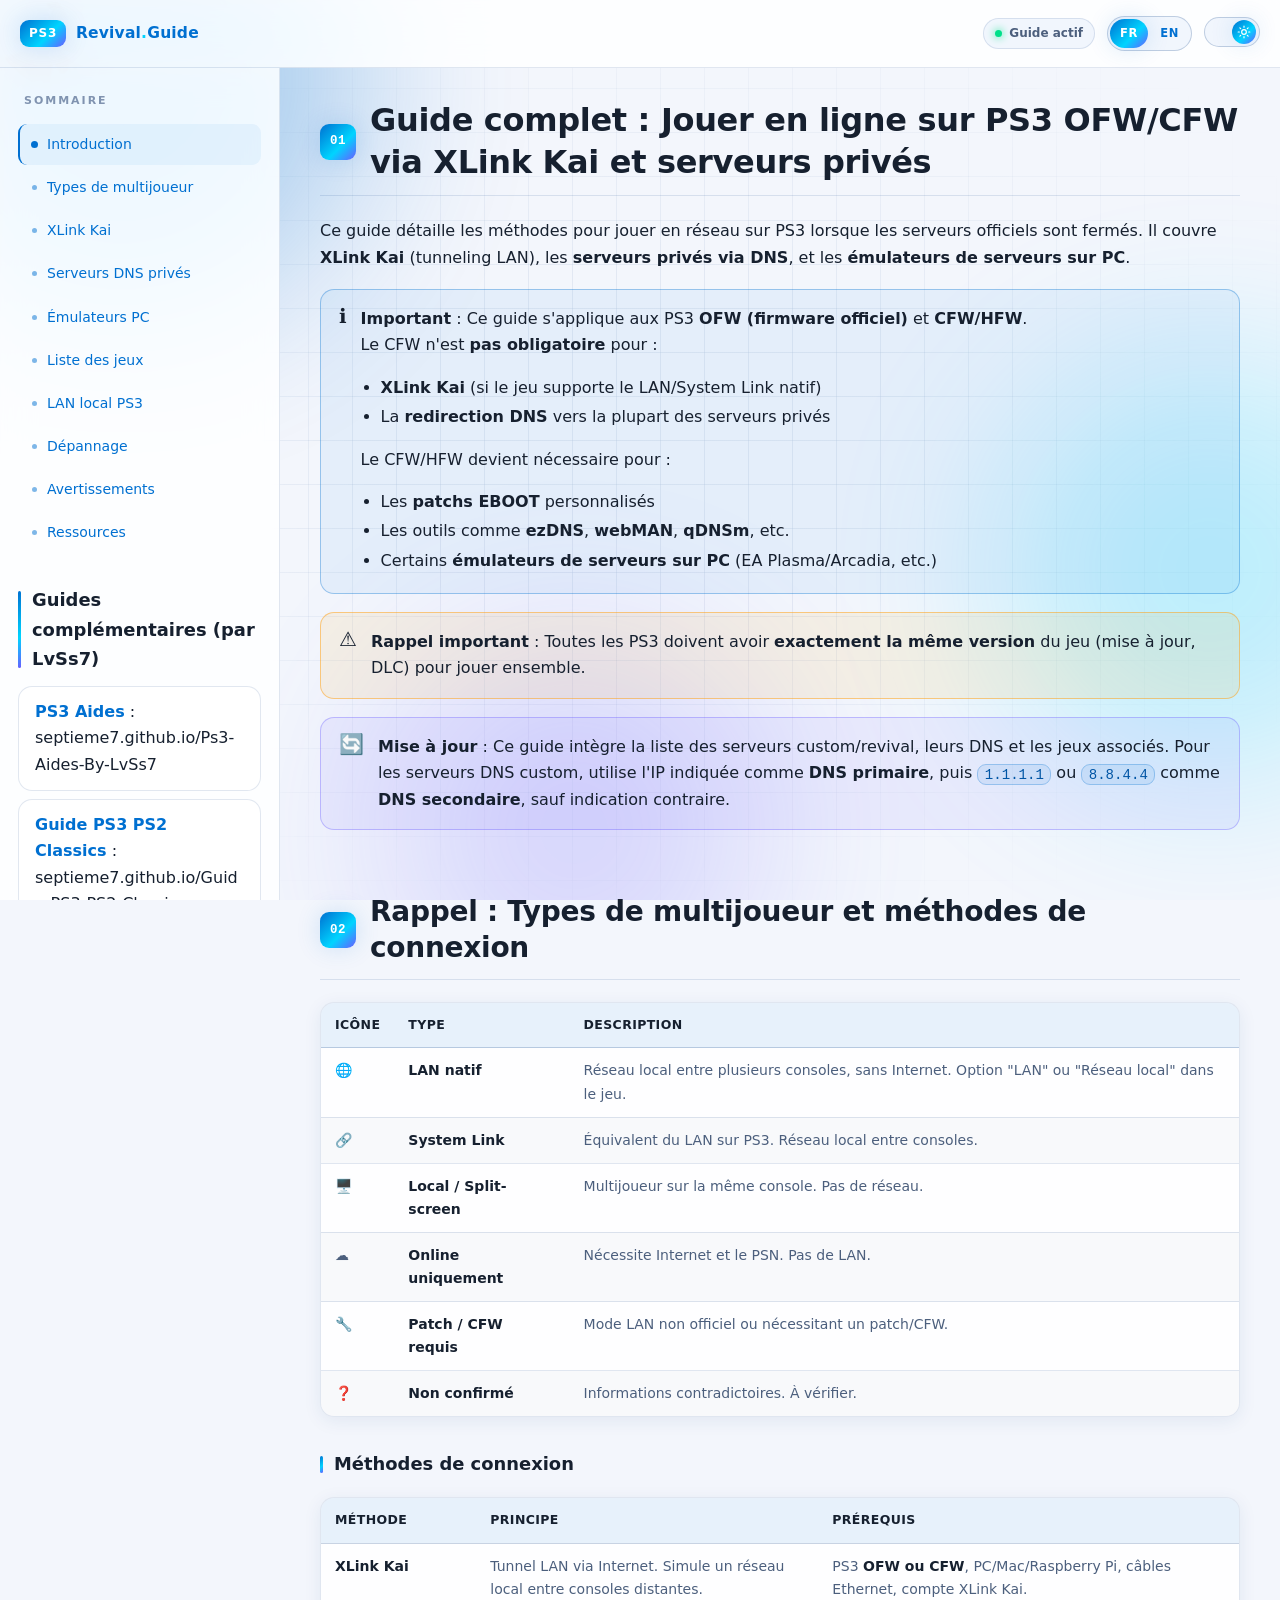
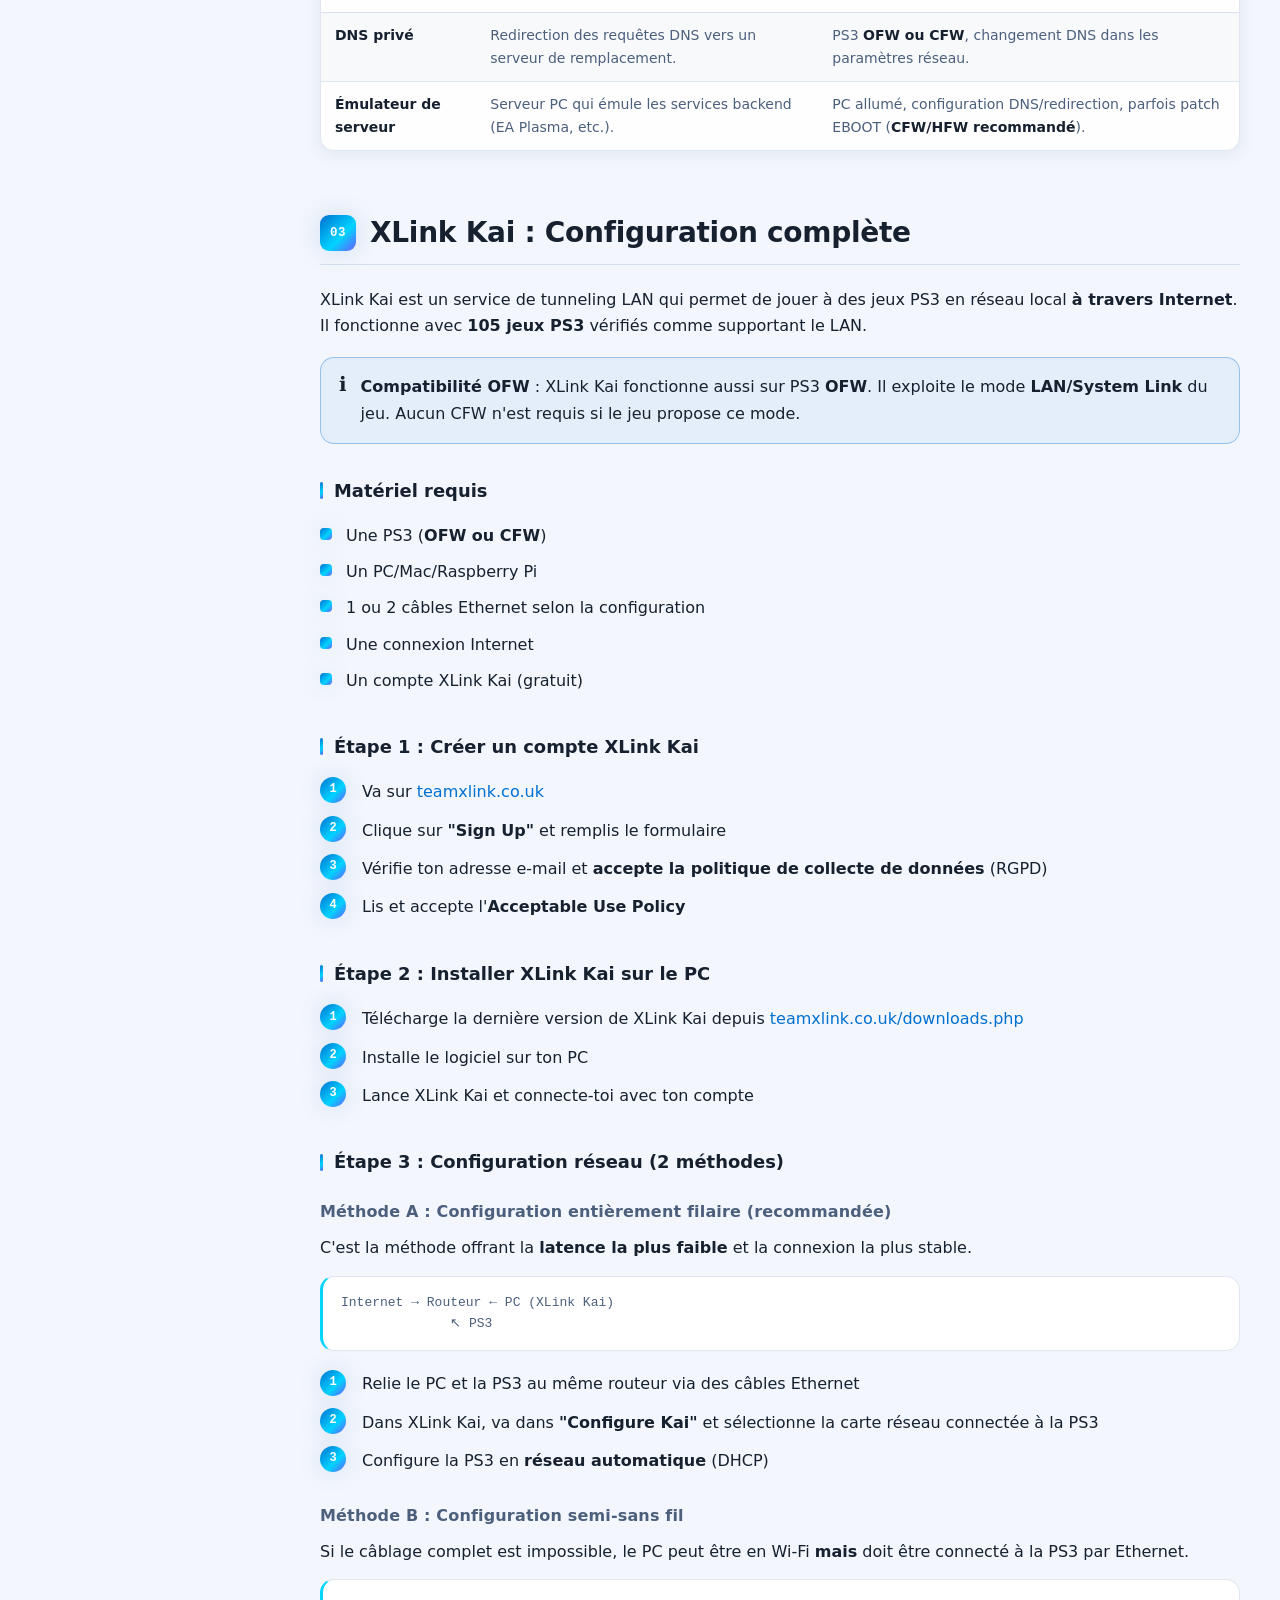
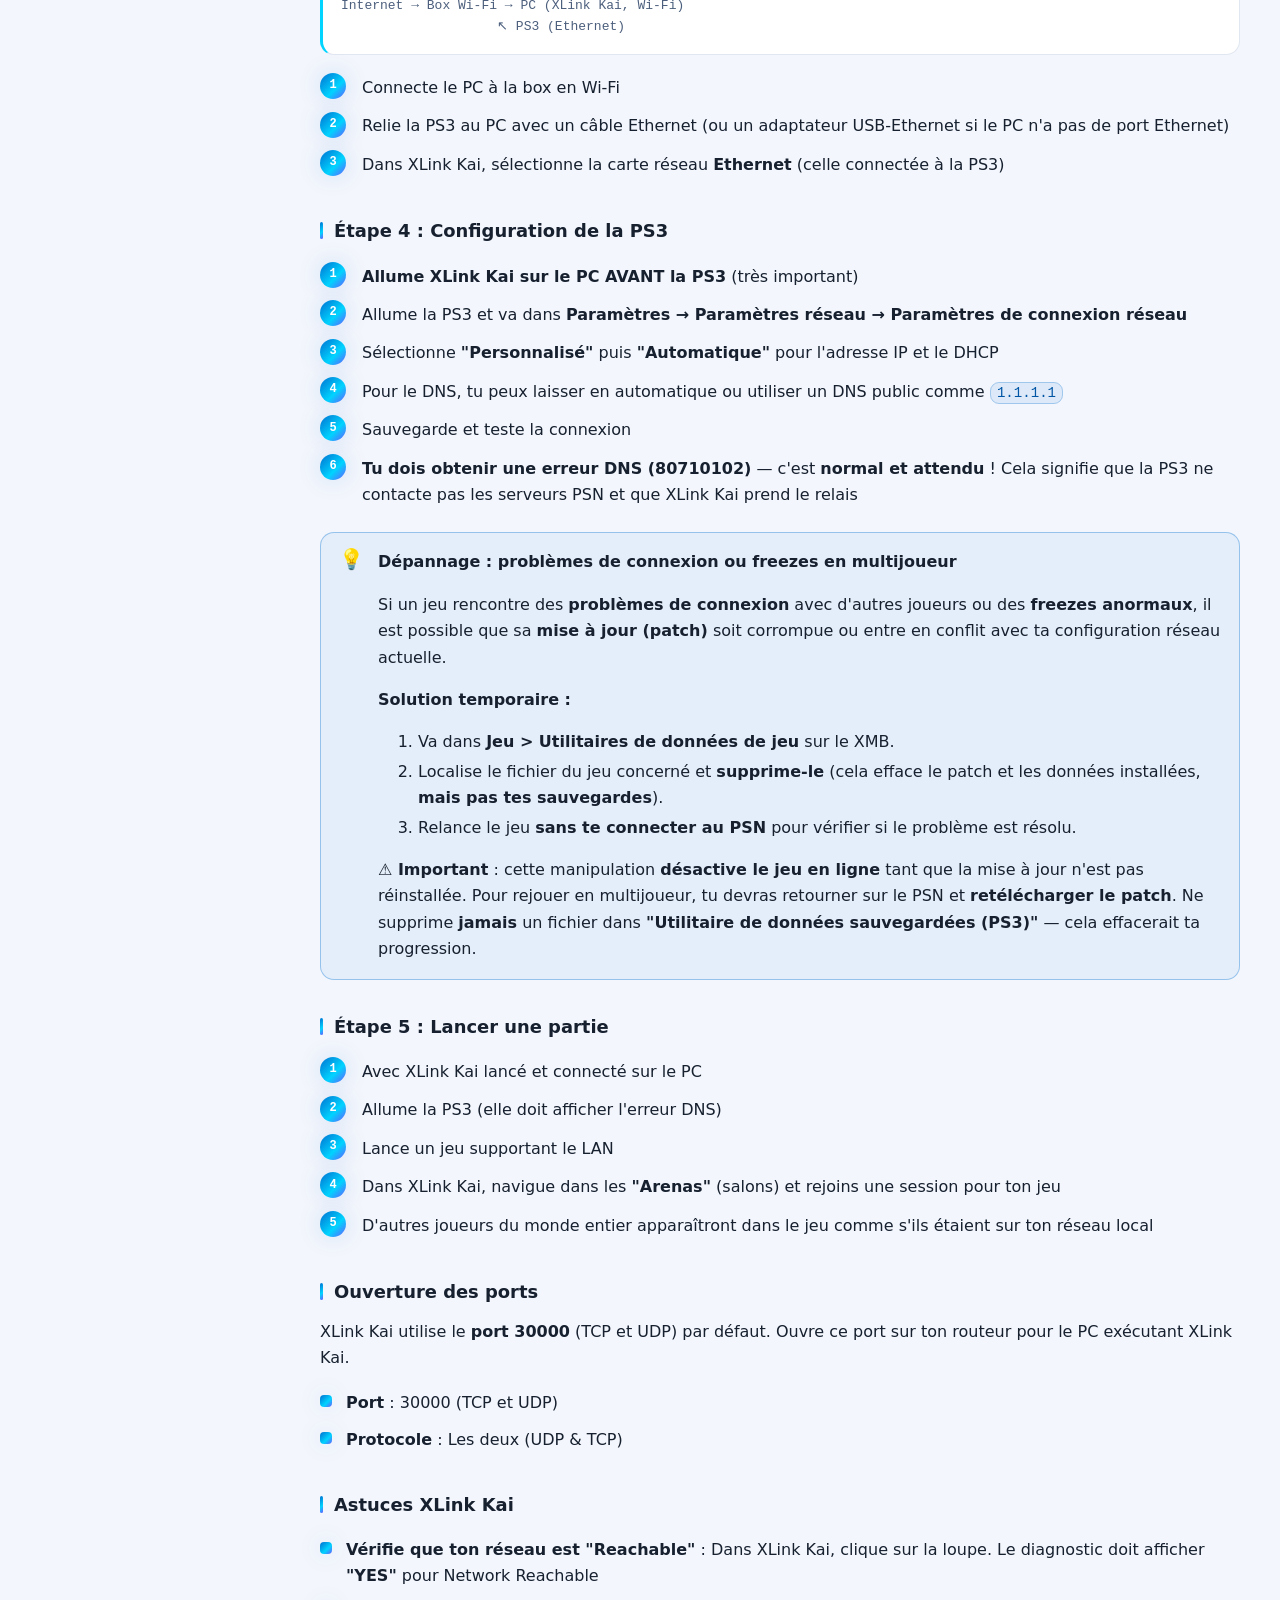
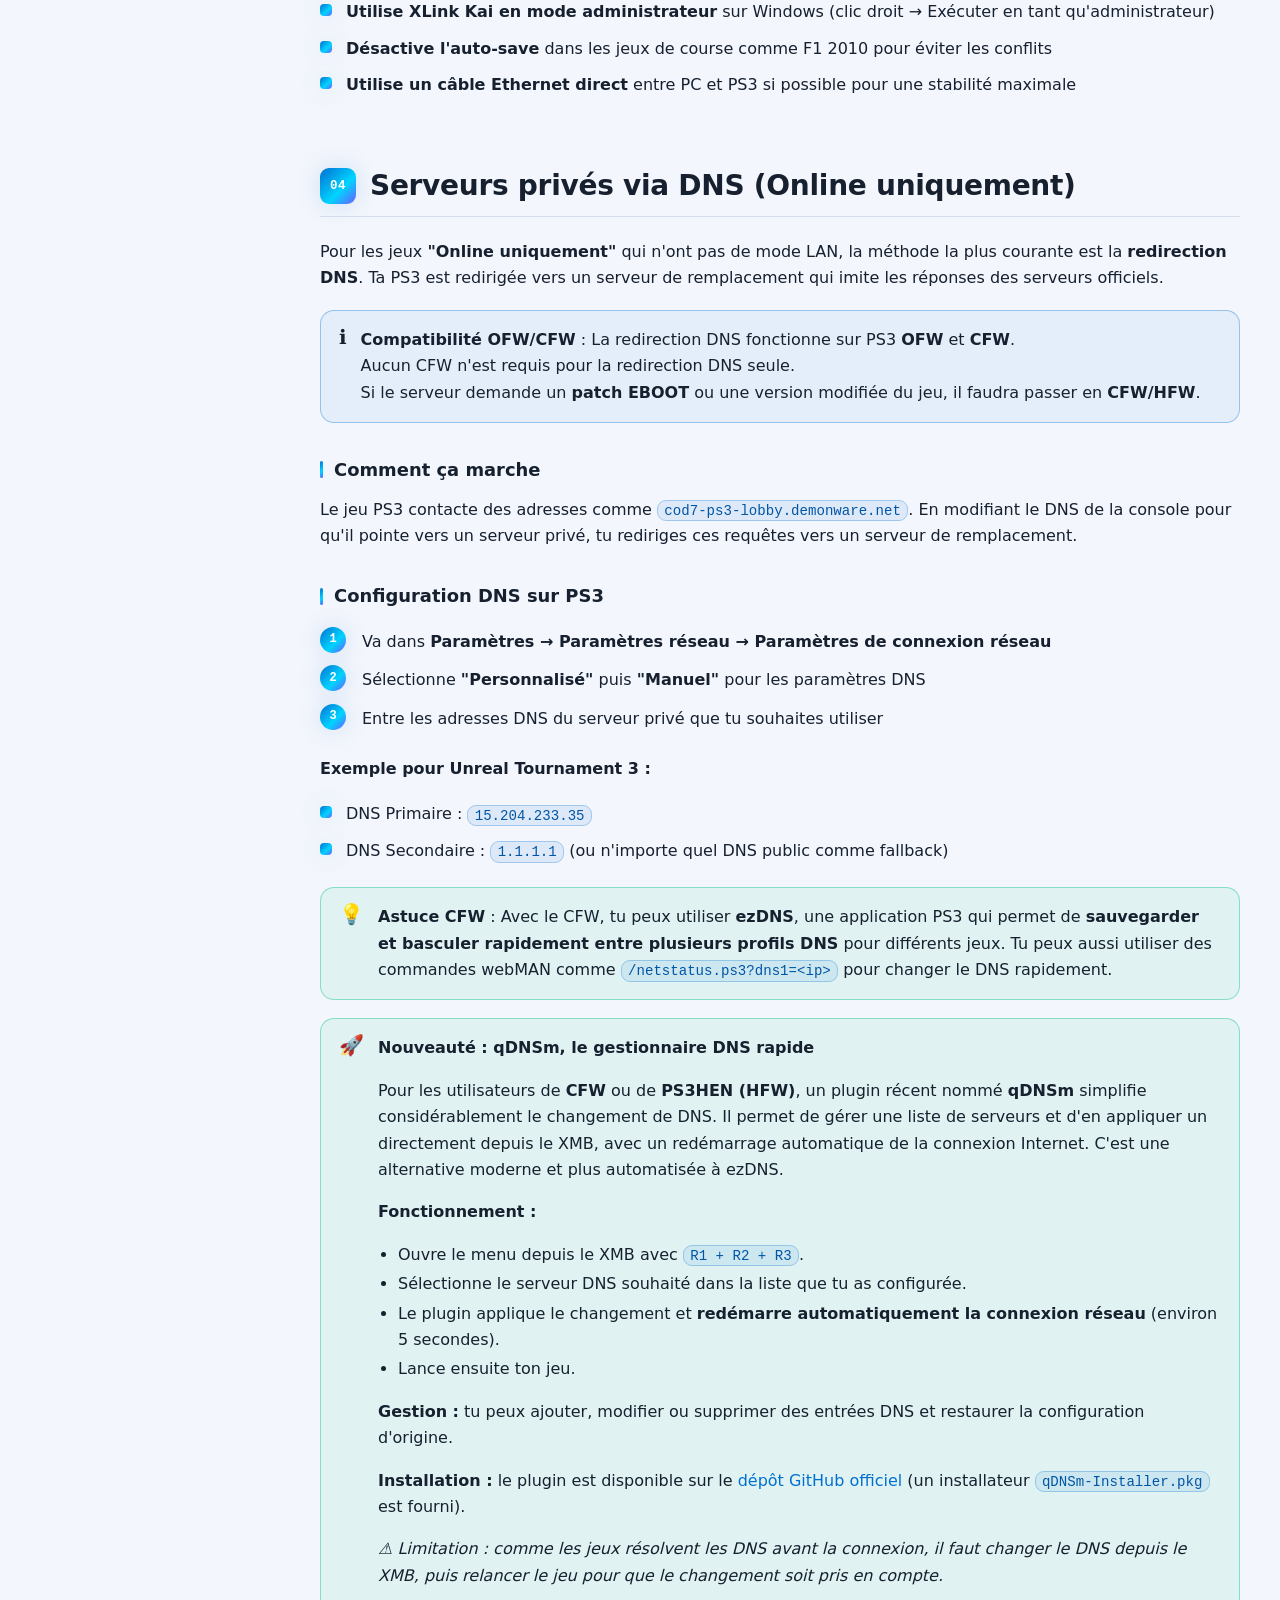
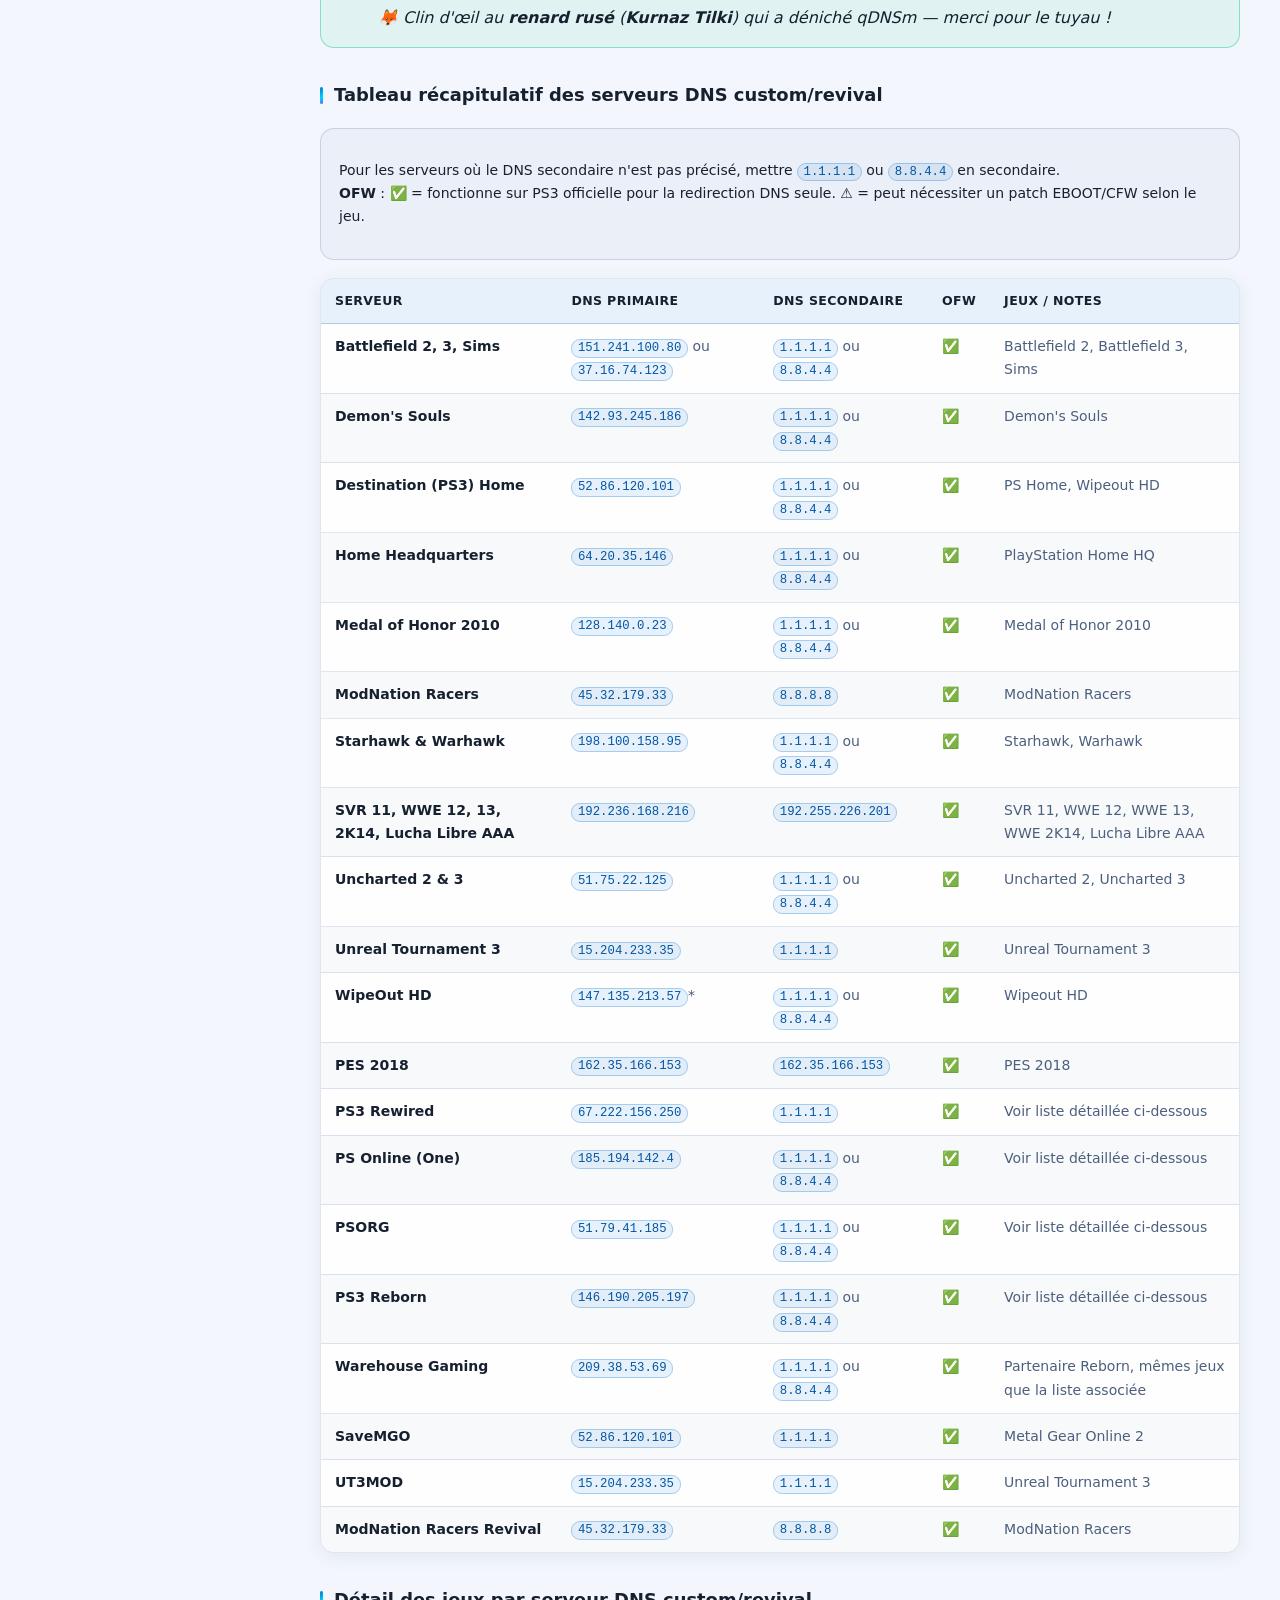
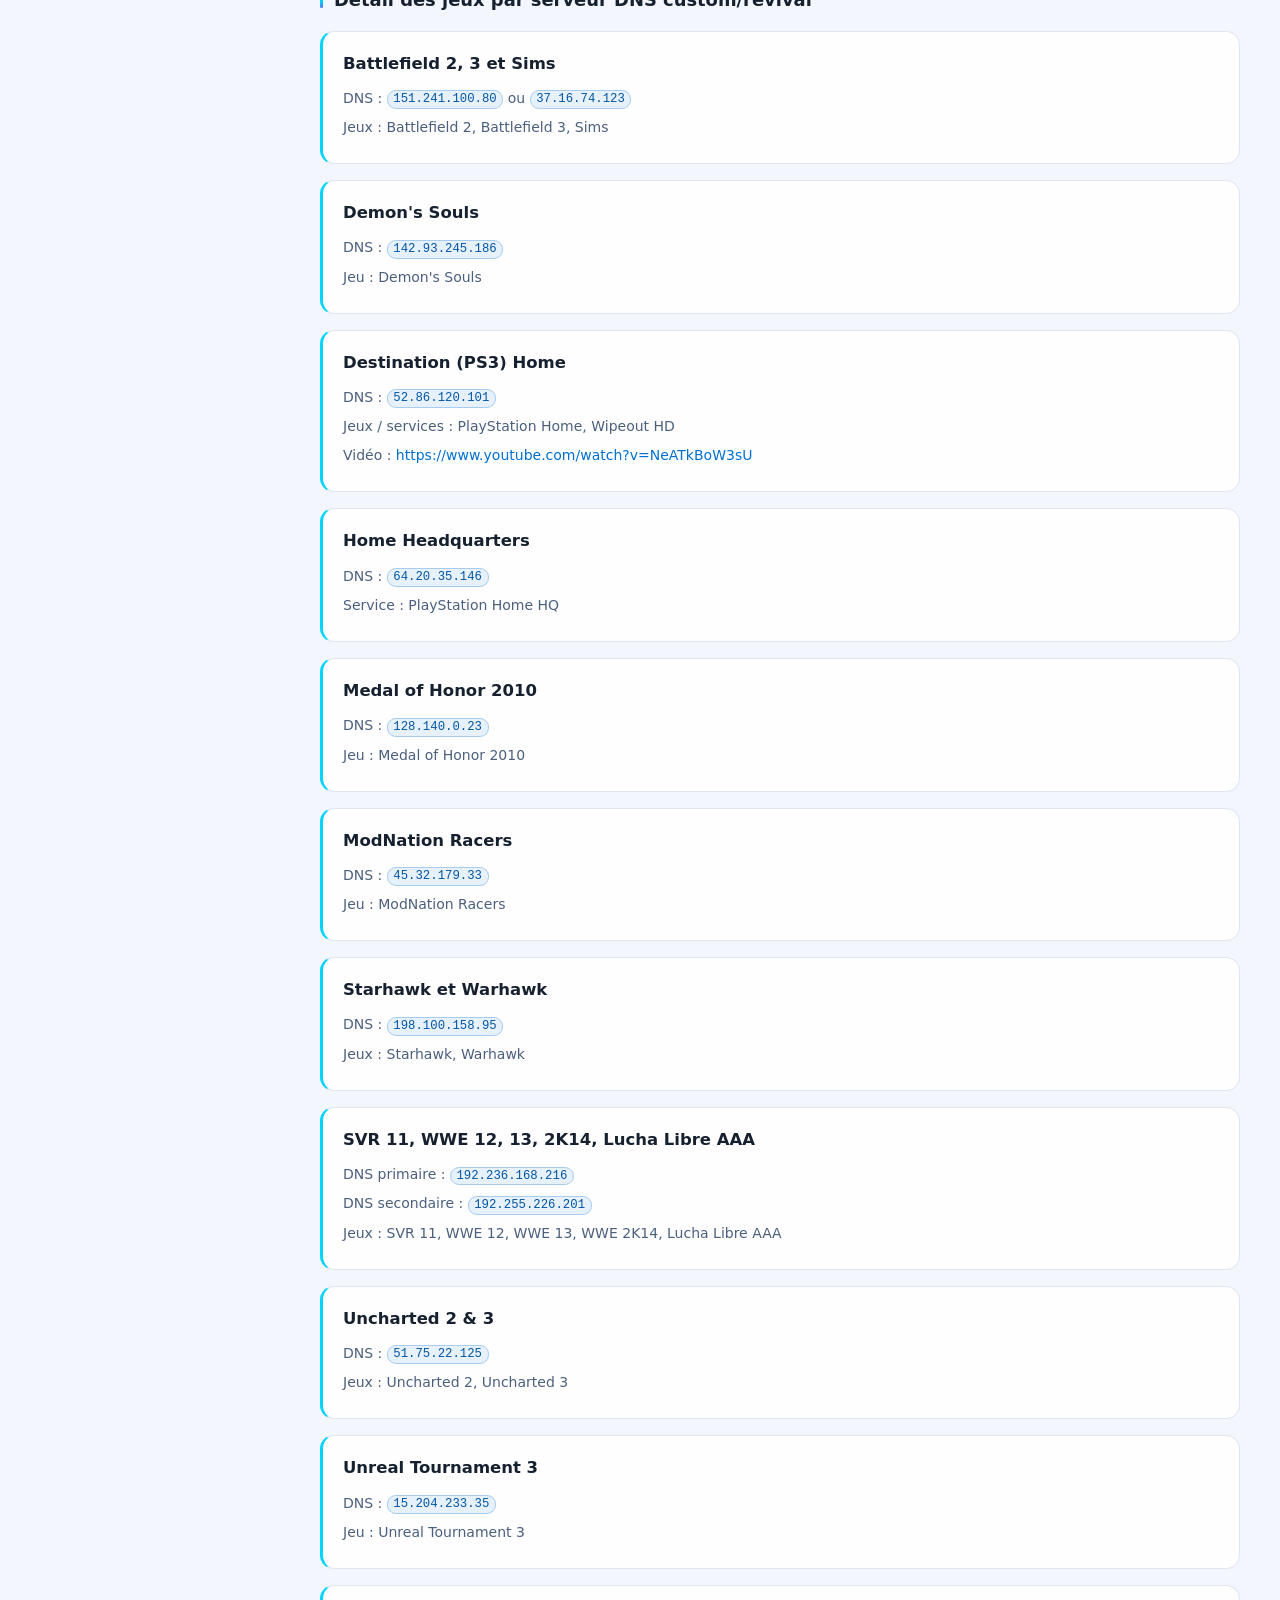
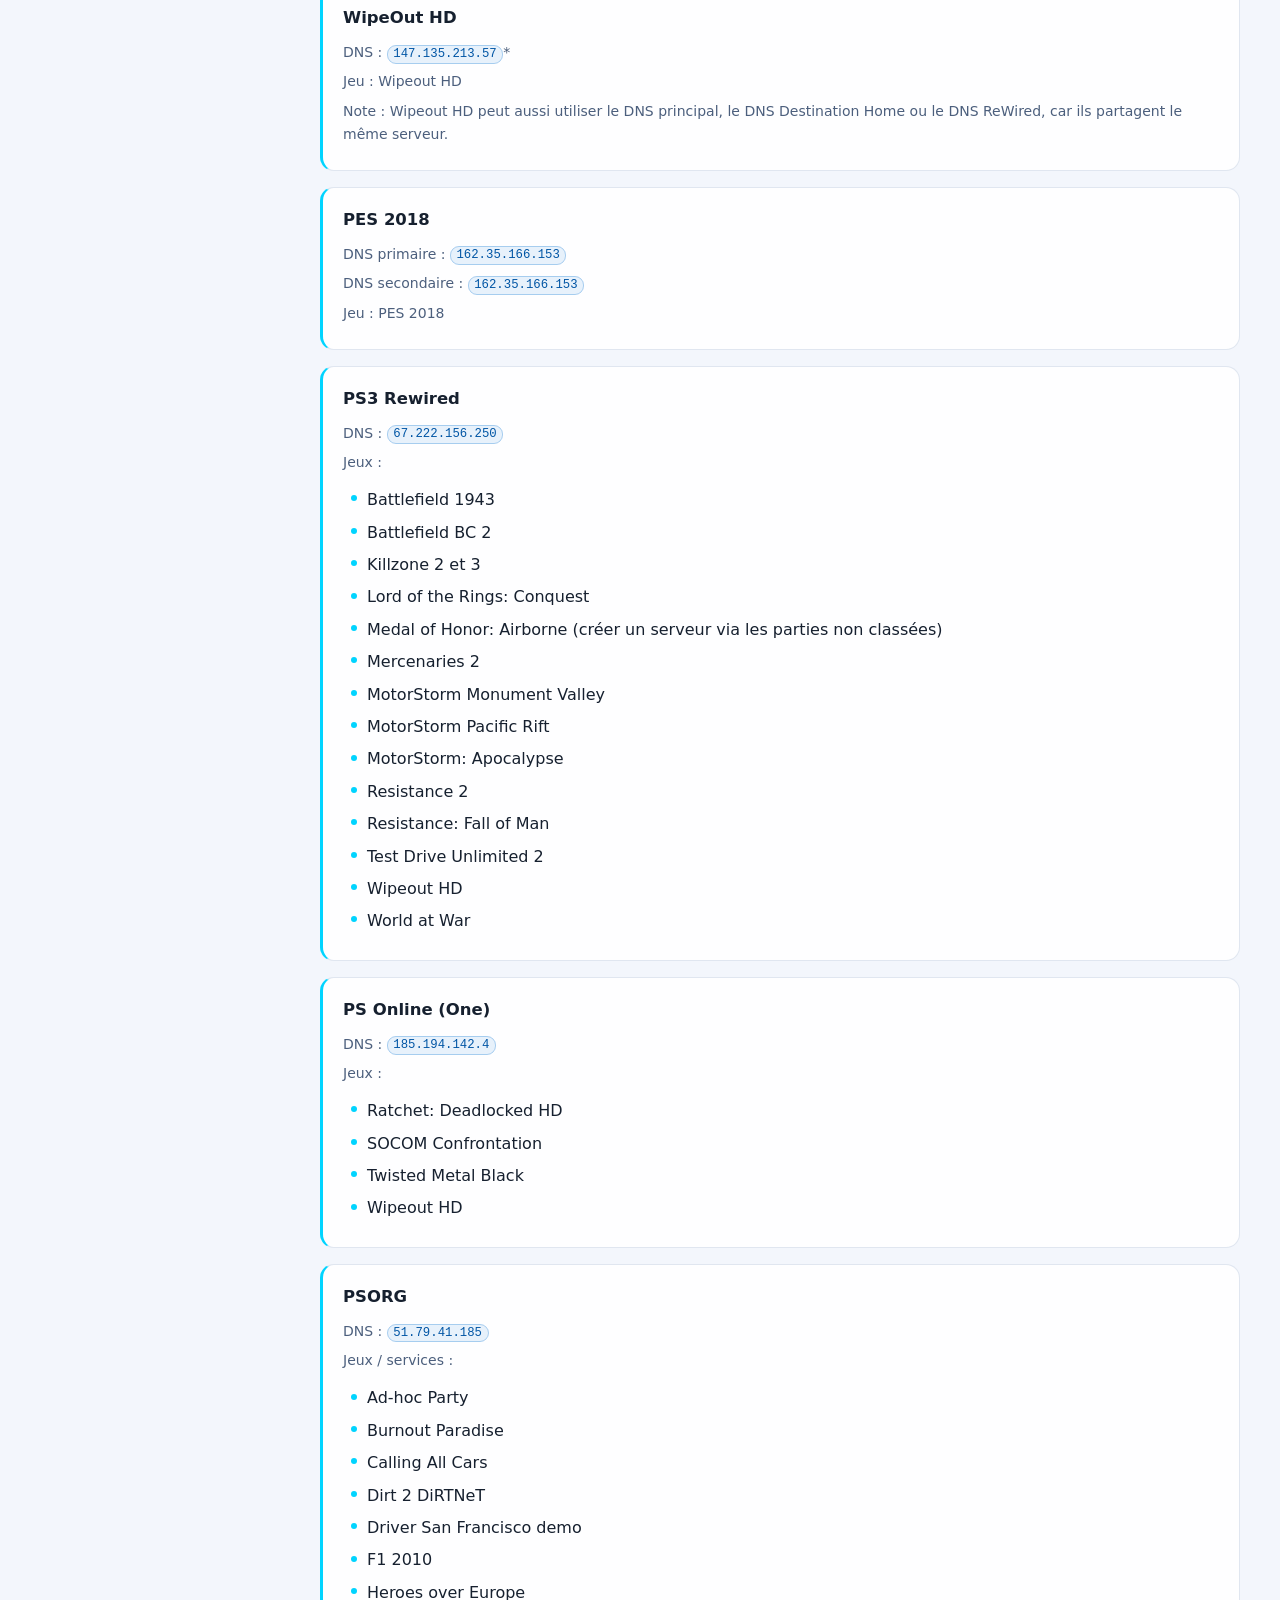
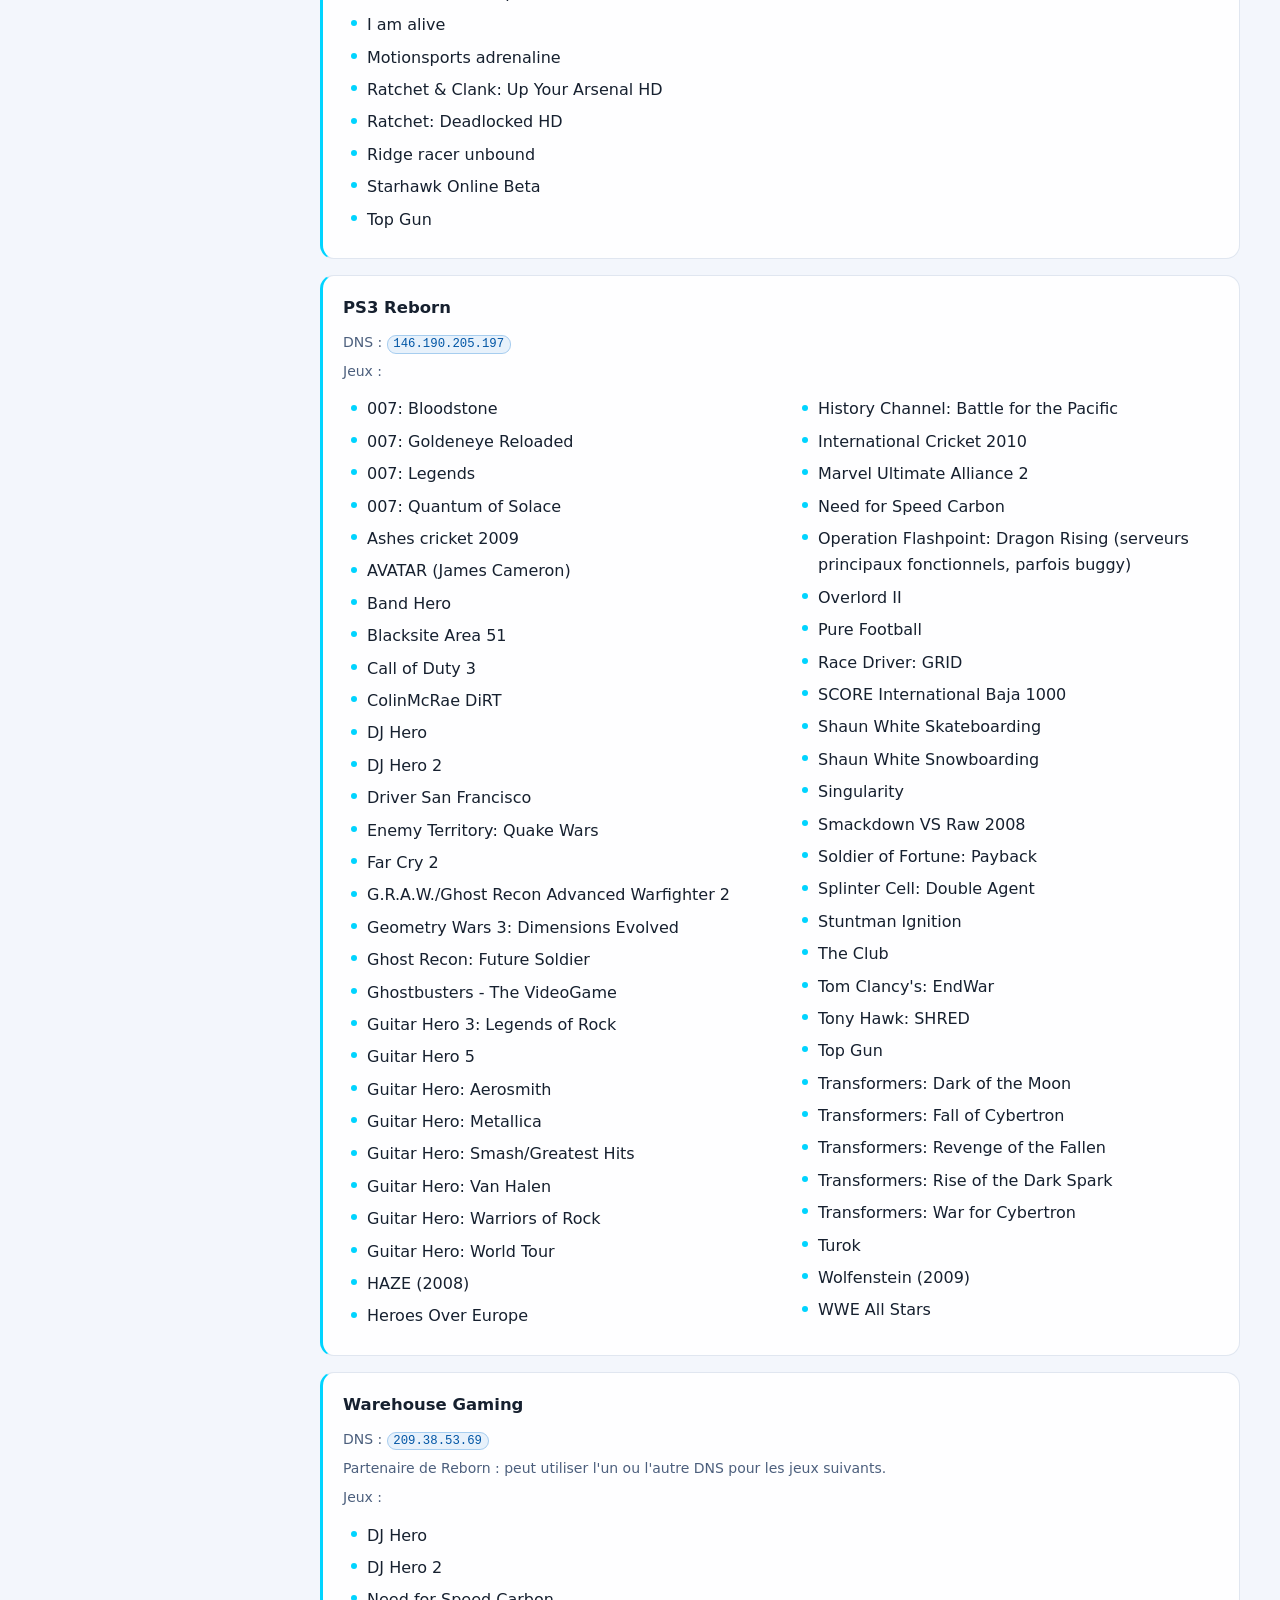
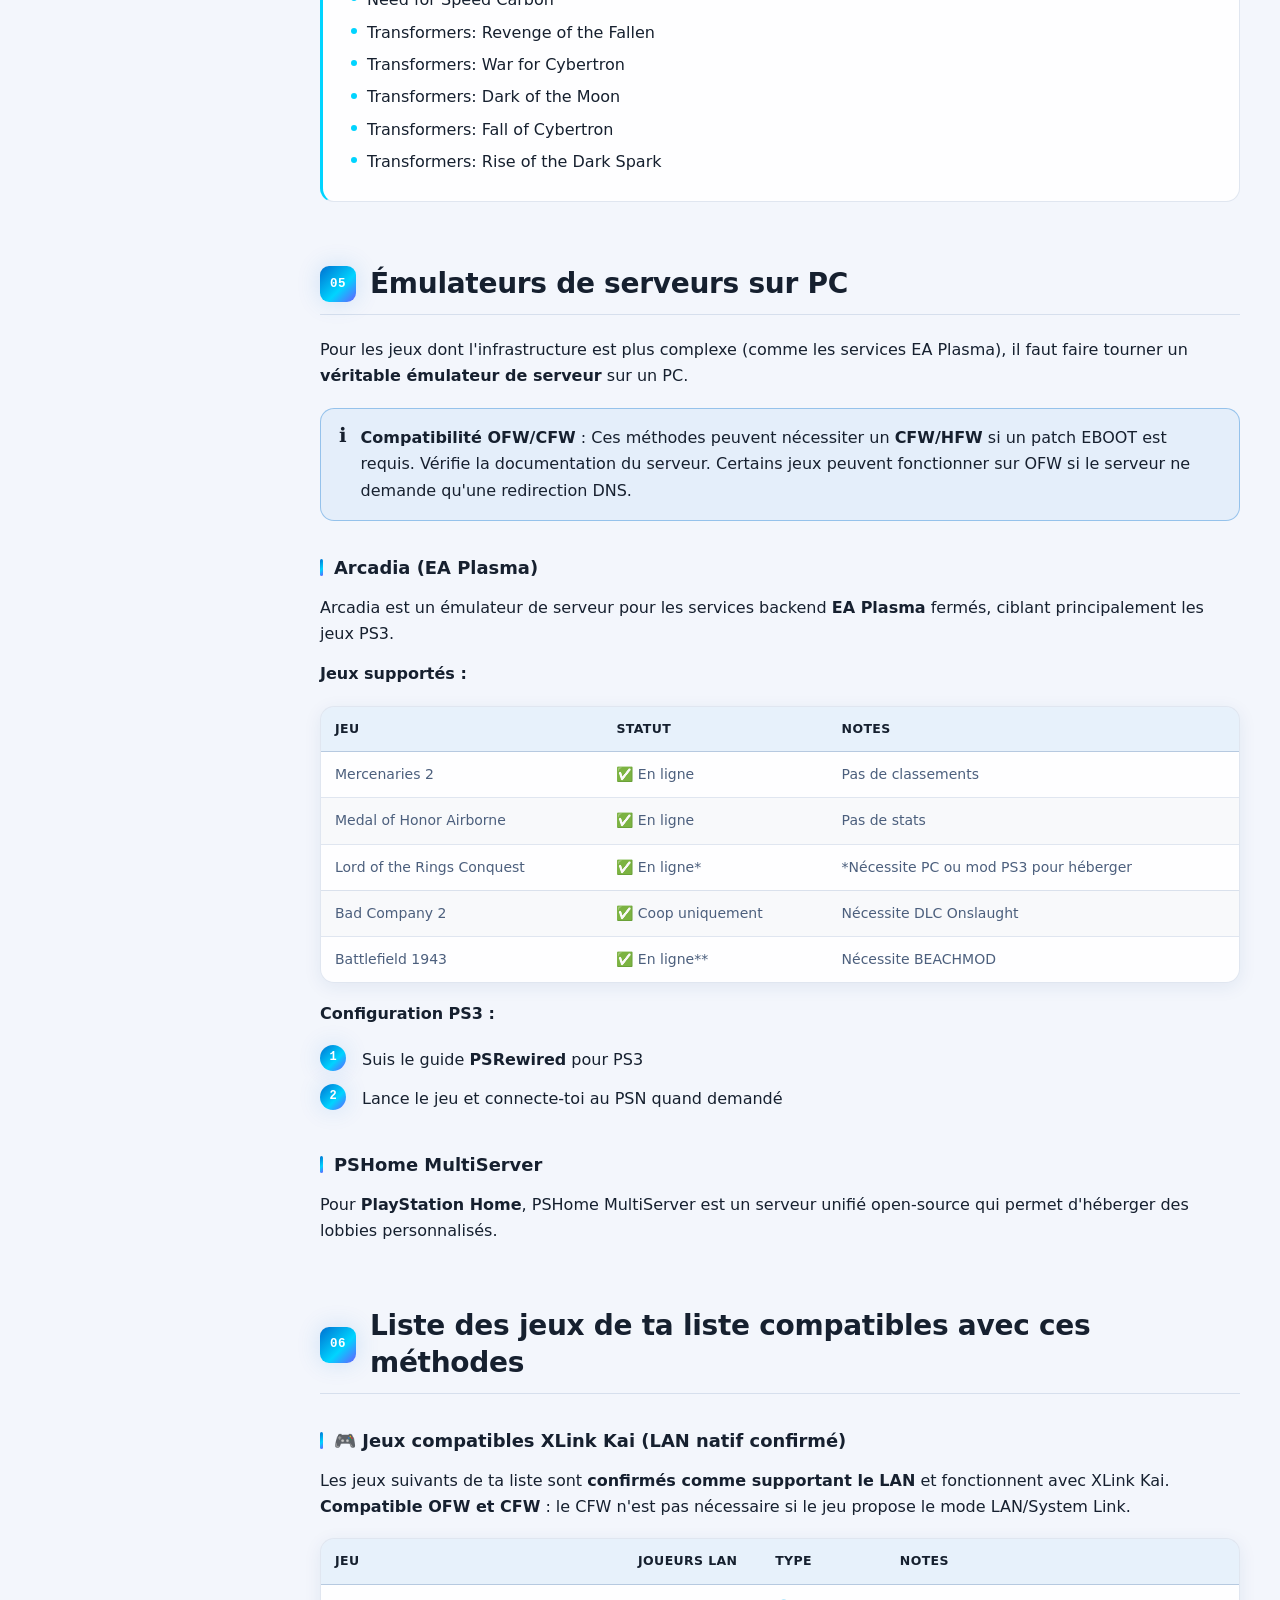
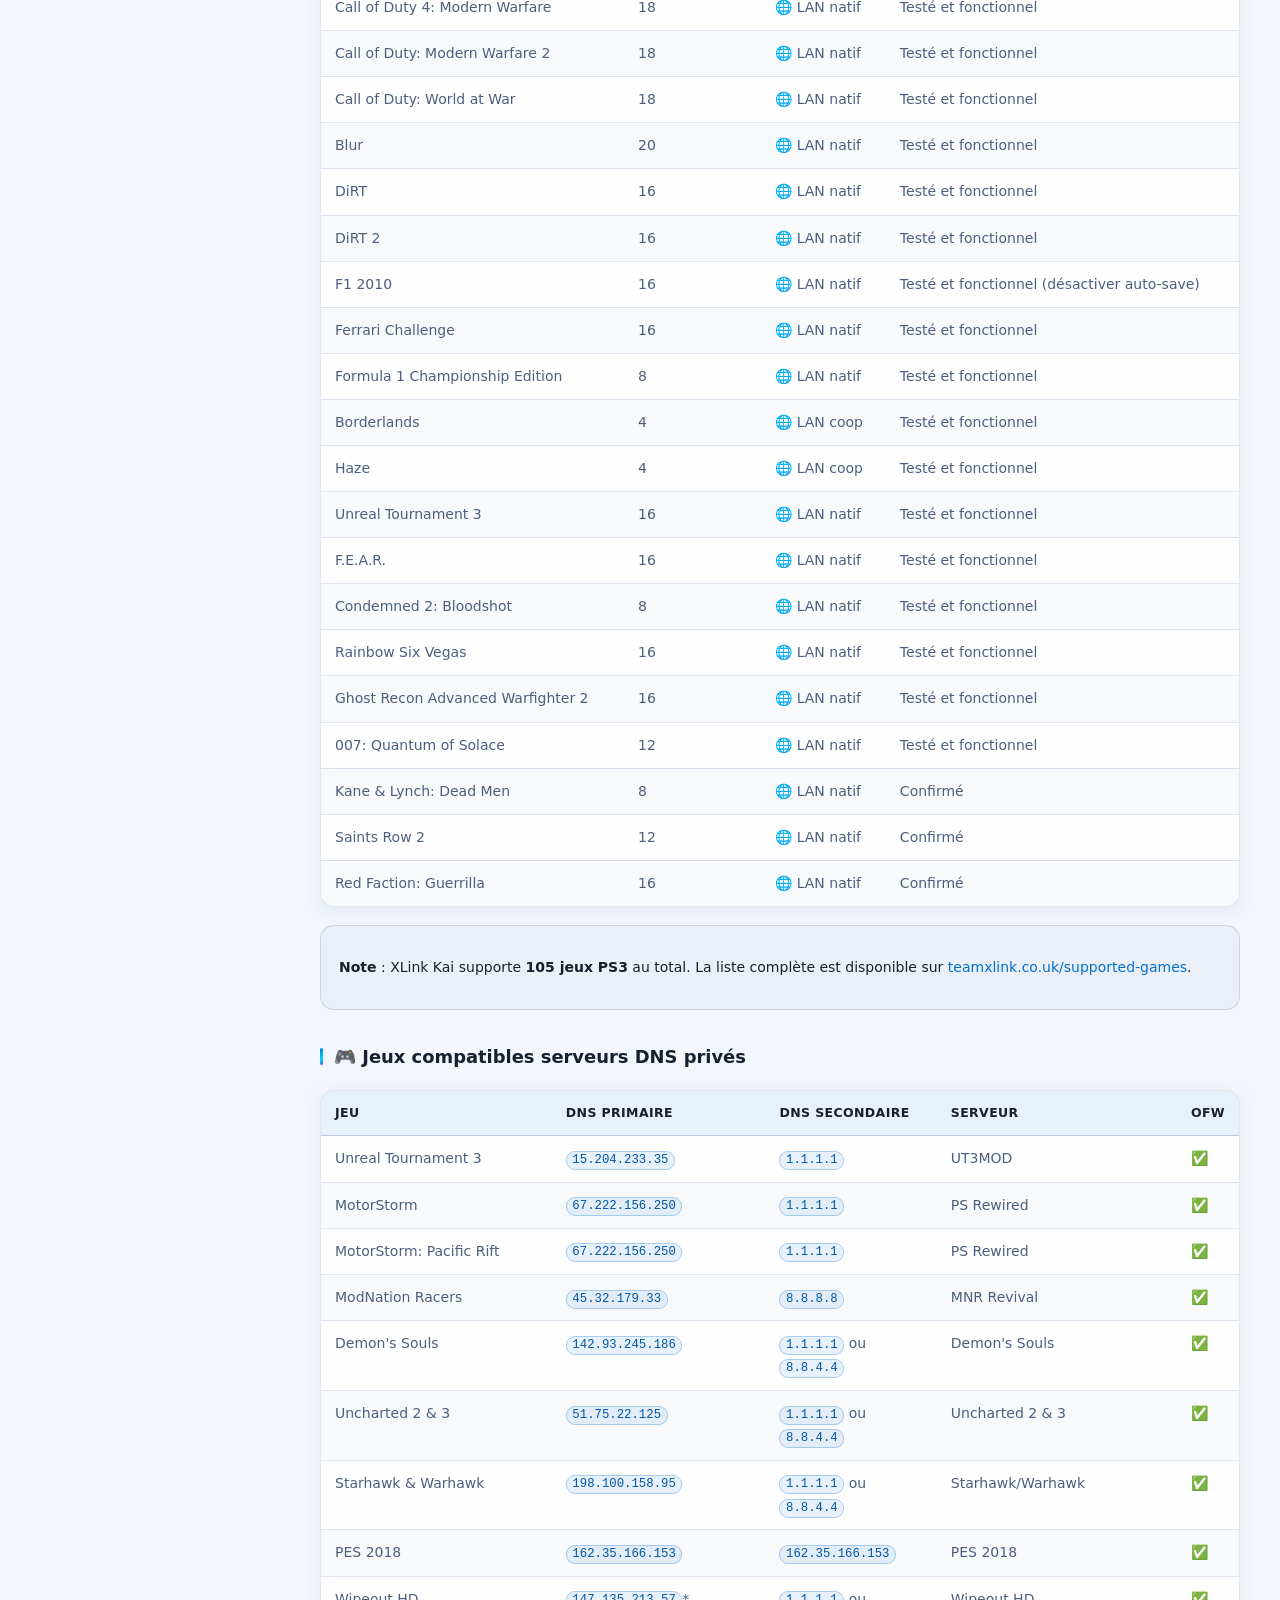
<file: index.html>
<!DOCTYPE html>
<html lang="fr" data-theme="dark">
<head>
  <meta charset="UTF-8">
  <meta name="viewport" content="width=device-width, initial-scale=1.0, viewport-fit=cover">
  <meta name="theme-color" content="#0a0e1a">
  <title>Guide PS3 — Serveurs Privés &amp; XLink Kai</title>
  <meta name="description" content="Guide complet OFW/CFW : XLink Kai, serveurs privés DNS, émulateurs PC, dépannage et liste des jeux PS3 revival.">
  <meta name="author" content="Communauté PS3 Revival">

  <!-- PWA -->
  <link rel="manifest" href="site.webmanifest">
  <meta name="mobile-web-app-capable" content="yes">
  <meta name="apple-mobile-web-app-capable" content="yes">
  <meta name="apple-mobile-web-app-status-bar-style" content="black-translucent">
  <meta name="apple-mobile-web-app-title" content="Guide PS3">

  <!-- Open Graph -->
  <meta property="og:type" content="website">
  <meta property="og:title" content="Guide PS3 — Serveurs Privés &amp; XLink Kai">
  <meta property="og:description" content="Guide complet OFW/CFW pour rejouer en ligne sur PS3.">
  <meta property="og:locale" content="fr_FR">
  <meta property="og:locale:alternate" content="en_US">

  <!-- Hreflang (bonus SEO) -->
  <link rel="alternate" hreflang="fr" href="./">
  <link rel="alternate" hreflang="en" href="assets/html/en.html">

  <!-- Favicons -->
  <link rel="icon" type="image/x-icon" href="assets/icon/favicon.ico">
  <link rel="icon" type="image/png" sizes="16x16" href="assets/icon/favicon-16x16.png">
  <link rel="icon" type="image/png" sizes="32x32" href="assets/icon/favicon-32x32.png">
  <link rel="apple-touch-icon" sizes="180x180" href="assets/icon/apple-touch-icon.png">
  <link rel="icon" type="image/png" sizes="192x192" href="assets/icon/android-chrome-192x192.png">
  <link rel="icon" type="image/png" sizes="512x512" href="assets/icon/android-chrome-512x512.png">

  <link rel="stylesheet" href="assets/style/style.css">
</head>
<body id="top">

  <!-- 🎾 Image rebondissante décorative -->
  <img
    src="assets/image/border-pattern.png"
    alt=""
    aria-hidden="true"
    id="bouncingImage"
    class="bouncing-image"
  >

  <!-- Décor de fond -->
  <div class="bg-layer" aria-hidden="true">
    <div class="bg-grid"></div>
    <div class="bg-orb bg-orb--1"></div>
    <div class="bg-orb bg-orb--2"></div>
    <div class="bg-orb bg-orb--3"></div>
  </div>

  <!-- Barre de progression -->
  <div class="scroll-progress" aria-hidden="true"><span id="scrollProgressBar"></span></div>

  <!-- Header -->
  <header class="site-header" id="siteHeader">
    <div class="header-inner">
      <button class="menu-toggle" id="menuToggle" aria-label="Ouvrir le menu" aria-expanded="false">
        <span></span><span></span><span></span>
      </button>

      <a href="#top" class="brand" aria-label="Retour en haut">
        <span class="brand-badge">PS3</span>
        <span class="brand-text">Revival<span class="brand-dot">.</span>Guide</span>
      </a>

      <div class="header-actions">
        <span class="status-pill" title="Statut indicatif">
          <span class="status-dot"></span> Guide actif
        </span>

        <!-- Sélecteur de langue (liens) -->
        <div class="lang-switch" role="group" aria-label="Langue / Language">
          <span class="lang-btn is-active" aria-current="page" aria-label="Français">FR</span>
          <a href="assets/html/en.html" class="lang-btn" aria-label="English" hreflang="en">EN</a>
        </div>

        <button class="theme-toggle" id="themeToggle" aria-label="Changer de thème" aria-pressed="false">
          <span class="theme-toggle__track">
            <span class="theme-toggle__thumb">
              <svg class="ico-sun" viewBox="0 0 24 24" aria-hidden="true"><circle cx="12" cy="12" r="4"/><path d="M12 2v2M12 20v2M4.93 4.93l1.41 1.41M17.66 17.66l1.41 1.41M2 12h2M20 12h2M4.93 19.07l1.41-1.41M17.66 6.34l1.41-1.41"/></svg>
              <svg class="ico-moon" viewBox="0 0 24 24" aria-hidden="true"><path d="M21 12.8A9 9 0 1 1 11.2 3a7 7 0 0 0 9.8 9.8z"/></svg>
            </span>
          </span>
        </button>
      </div>
    </div>
  </header>

  <!-- Sidebar -->
  <aside class="sidebar" id="sidebar" aria-label="Navigation principale">
    <nav class="sidebar-inner">
      <p class="sidebar-label">Sommaire</p>
      <ul class="nav-list">
        <li><a href="#intro" class="nav-link"><span class="nav-bullet"></span>Introduction</a></li>
        <li><a href="#types" class="nav-link"><span class="nav-bullet"></span>Types de multijoueur</a></li>
        <li><a href="#xlink-kai" class="nav-link"><span class="nav-bullet"></span>XLink Kai</a></li>
        <li><a href="#dns-prives" class="nav-link"><span class="nav-bullet"></span>Serveurs DNS privés</a></li>
        <li><a href="#emulateurs" class="nav-link"><span class="nav-bullet"></span>Émulateurs PC</a></li>
        <li><a href="#liste-jeux" class="nav-link"><span class="nav-bullet"></span>Liste des jeux</a></li>
        <li><a href="#lan-local" class="nav-link"><span class="nav-bullet"></span>LAN local PS3</a></li>
        <li><a href="#depannage" class="nav-link"><span class="nav-bullet"></span>Dépannage</a></li>
        <li><a href="#avertissements" class="nav-link"><span class="nav-bullet"></span>Avertissements</a></li>
        <li><a href="#ressources" class="nav-link"><span class="nav-bullet"></span>Ressources</a></li>
      </ul>
	  <h3 class="sub-title">Guides complémentaires (par LvSs7)</h3>
		<ul class="resource-list">
			<li><a href="https://septieme7.github.io/Ps3-Aides-By-LvSs7/index.html" target="_blank" rel="noopener"><strong>PS3 Aides</strong> : septieme7.github.io/Ps3-Aides-By-LvSs7</a></li>
			<li><a href="https://septieme7.github.io/Guide-PS3-PS2-Classics/" target="_blank" rel="noopener"><strong>Guide PS3 PS2 Classics</strong> : septieme7.github.io/Guide-PS3-PS2-Classics</a></li>
			<li><a href="https://septieme7.github.io/Guide-PS3-Dev-Mohasi/" target="_blank" rel="noopener"><strong>Guide PS3 Dev Mohasi</strong> : septieme7.github.io/Guide-PS3-Dev-Mohasi</a></li>
		</ul>
      <div class="sidebar-foot">
        <span class="sidebar-foot__label">Astuce</span>
        <p>Clique sur n'importe quelle adresse <code>DNS</code> pour la copier.</p>
      </div>
    </nav>
  </aside>
  <div class="sidebar-backdrop" id="sidebarBackdrop" hidden></div>

  <!-- Contenu -->
  <main class="content" id="content">

    <!-- INTRO -->
    <section id="intro" class="section">
      <header class="section-head">
        <span class="section-tag">01</span>
        <h1 class="section-title">Guide complet : Jouer en ligne sur PS3 OFW/CFW via XLink Kai et serveurs privés</h1>
      </header>
      <div class="section-body">
        <p>Ce guide détaille les méthodes pour jouer en réseau sur PS3 lorsque les serveurs officiels sont fermés. Il couvre <strong>XLink Kai</strong> (tunneling LAN), les <strong>serveurs privés via DNS</strong>, et les <strong>émulateurs de serveurs sur PC</strong>.</p>

        <div class="callout callout--info">
          <div class="callout__icon">ℹ️</div>
          <div class="callout__content">
            <p><strong>Important</strong> : Ce guide s'applique aux PS3 <strong>OFW (firmware officiel)</strong> et <strong>CFW/HFW</strong>.<br>
            Le CFW n'est <strong>pas obligatoire</strong> pour :</p>
            <ul>
              <li><strong>XLink Kai</strong> (si le jeu supporte le LAN/System Link natif)</li>
              <li>La <strong>redirection DNS</strong> vers la plupart des serveurs privés</li>
            </ul>
            <p>Le CFW/HFW devient nécessaire pour :</p>
            <ul>
              <li>Les <strong>patchs EBOOT</strong> personnalisés</li>
              <li>Les outils comme <strong>ezDNS</strong>, <strong>webMAN</strong>, <strong>qDNSm</strong>, etc.</li>
              <li>Certains <strong>émulateurs de serveurs sur PC</strong> (EA Plasma/Arcadia, etc.)</li>
            </ul>
          </div>
        </div>

        <div class="callout callout--warn">
          <div class="callout__icon">⚠️</div>
          <div class="callout__content">
            <p><strong>Rappel important</strong> : Toutes les PS3 doivent avoir <strong>exactement la même version</strong> du jeu (mise à jour, DLC) pour jouer ensemble.</p>
          </div>
        </div>

        <div class="callout callout--accent">
          <div class="callout__icon">🔄</div>
          <div class="callout__content">
            <p><strong>Mise à jour</strong> : Ce guide intègre la liste des serveurs custom/revival, leurs DNS et les jeux associés. Pour les serveurs DNS custom, utilise l'IP indiquée comme <strong>DNS primaire</strong>, puis <code>1.1.1.1</code> ou <code>8.8.4.4</code> comme <strong>DNS secondaire</strong>, sauf indication contraire.</p>
          </div>
        </div>
      </div>
    </section>

    <!-- TYPES -->
    <section id="types" class="section">
      <header class="section-head">
        <span class="section-tag">02</span>
        <h2 class="section-title">Rappel : Types de multijoueur et méthodes de connexion</h2>
      </header>
      <div class="section-body">
        <div class="table-wrap">
          <table>
            <thead><tr><th>Icône</th><th>Type</th><th>Description</th></tr></thead>
            <tbody>
              <tr><td>🌐</td><td><strong>LAN natif</strong></td><td>Réseau local entre plusieurs consoles, sans Internet. Option "LAN" ou "Réseau local" dans le jeu.</td></tr>
              <tr><td>🔗</td><td><strong>System Link</strong></td><td>Équivalent du LAN sur PS3. Réseau local entre consoles.</td></tr>
              <tr><td>🖥️</td><td><strong>Local / Split-screen</strong></td><td>Multijoueur sur la même console. Pas de réseau.</td></tr>
              <tr><td>☁️</td><td><strong>Online uniquement</strong></td><td>Nécessite Internet et le PSN. Pas de LAN.</td></tr>
              <tr><td>🔧</td><td><strong>Patch / CFW requis</strong></td><td>Mode LAN non officiel ou nécessitant un patch/CFW.</td></tr>
              <tr><td>❓</td><td><strong>Non confirmé</strong></td><td>Informations contradictoires. À vérifier.</td></tr>
            </tbody>
          </table>
        </div>

        <h3 class="sub-title">Méthodes de connexion</h3>
        <div class="table-wrap">
          <table>
            <thead><tr><th>Méthode</th><th>Principe</th><th>Prérequis</th></tr></thead>
            <tbody>
              <tr><td><strong>XLink Kai</strong></td><td>Tunnel LAN via Internet. Simule un réseau local entre consoles distantes.</td><td>PS3 <strong>OFW ou CFW</strong>, PC/Mac/Raspberry Pi, câbles Ethernet, compte XLink Kai.</td></tr>
              <tr><td><strong>DNS privé</strong></td><td>Redirection des requêtes DNS vers un serveur de remplacement.</td><td>PS3 <strong>OFW ou CFW</strong>, changement DNS dans les paramètres réseau.</td></tr>
              <tr><td><strong>Émulateur de serveur</strong></td><td>Serveur PC qui émule les services backend (EA Plasma, etc.).</td><td>PC allumé, configuration DNS/redirection, parfois patch EBOOT (<strong>CFW/HFW recommandé</strong>).</td></tr>
            </tbody>
          </table>
        </div>
      </div>
    </section>

    <!-- XLINK KAI -->
    <section id="xlink-kai" class="section">
      <header class="section-head">
        <span class="section-tag">03</span>
        <h2 class="section-title">XLink Kai : Configuration complète</h2>
      </header>
      <div class="section-body">
        <p>XLink Kai est un service de tunneling LAN qui permet de jouer à des jeux PS3 en réseau local <strong>à travers Internet</strong>. Il fonctionne avec <strong>105 jeux PS3</strong> vérifiés comme supportant le LAN.</p>

        <div class="callout callout--info">
          <div class="callout__icon">ℹ️</div>
          <div class="callout__content">
            <p><strong>Compatibilité OFW</strong> : XLink Kai fonctionne aussi sur PS3 <strong>OFW</strong>. Il exploite le mode <strong>LAN/System Link</strong> du jeu. Aucun CFW n'est requis si le jeu propose ce mode.</p>
          </div>
        </div>

        <h3 class="sub-title">Matériel requis</h3>
        <ul class="checklist">
          <li>Une PS3 (<strong>OFW ou CFW</strong>)</li>
          <li>Un PC/Mac/Raspberry Pi</li>
          <li>1 ou 2 câbles Ethernet selon la configuration</li>
          <li>Une connexion Internet</li>
          <li>Un compte XLink Kai (gratuit)</li>
        </ul>

        <h3 class="sub-title">Étape 1 : Créer un compte XLink Kai</h3>
        <ol class="steps">
          <li>Va sur <a href="https://teamxlink.co.uk" target="_blank" rel="noopener">teamxlink.co.uk</a></li>
          <li>Clique sur <strong>"Sign Up"</strong> et remplis le formulaire</li>
          <li>Vérifie ton adresse e-mail et <strong>accepte la politique de collecte de données</strong> (RGPD)</li>
          <li>Lis et accepte l'<strong>Acceptable Use Policy</strong></li>
        </ol>

        <h3 class="sub-title">Étape 2 : Installer XLink Kai sur le PC</h3>
        <ol class="steps">
          <li>Télécharge la dernière version de XLink Kai depuis <a href="https://teamxlink.co.uk/downloads.php" target="_blank" rel="noopener">teamxlink.co.uk/downloads.php</a></li>
          <li>Installe le logiciel sur ton PC</li>
          <li>Lance XLink Kai et connecte-toi avec ton compte</li>
        </ol>

        <h3 class="sub-title">Étape 3 : Configuration réseau (2 méthodes)</h3>

        <h4 class="sub-sub-title">Méthode A : Configuration entièrement filaire (recommandée)</h4>
        <p>C'est la méthode offrant la <strong>latence la plus faible</strong> et la connexion la plus stable.</p>
        <pre class="diagram">Internet → Routeur ← PC (XLink Kai)
              ↖ PS3</pre>
        <ol class="steps">
          <li>Relie le PC et la PS3 au même routeur via des câbles Ethernet</li>
          <li>Dans XLink Kai, va dans <strong>"Configure Kai"</strong> et sélectionne la carte réseau connectée à la PS3</li>
          <li>Configure la PS3 en <strong>réseau automatique</strong> (DHCP)</li>
        </ol>

        <h4 class="sub-sub-title">Méthode B : Configuration semi-sans fil</h4>
        <p>Si le câblage complet est impossible, le PC peut être en Wi-Fi <strong>mais</strong> doit être connecté à la PS3 par Ethernet.</p>
        <pre class="diagram">Internet → Box Wi-Fi → PC (XLink Kai, Wi-Fi)
                    ↖ PS3 (Ethernet)</pre>
        <ol class="steps">
          <li>Connecte le PC à la box en Wi-Fi</li>
          <li>Relie la PS3 au PC avec un câble Ethernet (ou un adaptateur USB-Ethernet si le PC n'a pas de port Ethernet)</li>
          <li>Dans XLink Kai, sélectionne la carte réseau <strong>Ethernet</strong> (celle connectée à la PS3)</li>
        </ol>

        <h3 class="sub-title">Étape 4 : Configuration de la PS3</h3>
        <ol class="steps">
          <li><strong>Allume XLink Kai sur le PC AVANT la PS3</strong> (très important)</li>
          <li>Allume la PS3 et va dans <strong>Paramètres → Paramètres réseau → Paramètres de connexion réseau</strong></li>
          <li>Sélectionne <strong>"Personnalisé"</strong> puis <strong>"Automatique"</strong> pour l'adresse IP et le DHCP</li>
          <li>Pour le DNS, tu peux laisser en automatique ou utiliser un DNS public comme <code class="dns">1.1.1.1</code></li>
          <li>Sauvegarde et teste la connexion</li>
          <li><strong>Tu dois obtenir une erreur DNS (80710102)</strong> — c'est <strong>normal et attendu</strong> ! Cela signifie que la PS3 ne contacte pas les serveurs PSN et que XLink Kai prend le relais</li>
        </ol>

        <div class="callout callout--info">
          <div class="callout__icon">💡</div>
          <div class="callout__content">
            <p><strong>Dépannage : problèmes de connexion ou freezes en multijoueur</strong></p>
            <p>Si un jeu rencontre des <strong>problèmes de connexion</strong> avec d'autres joueurs ou des <strong>freezes anormaux</strong>, il est possible que sa <strong>mise à jour (patch)</strong> soit corrompue ou entre en conflit avec ta configuration réseau actuelle.</p>
            <p><strong>Solution temporaire :</strong></p>
            <ol>
              <li>Va dans <strong>Jeu &gt; Utilitaires de données de jeu</strong> sur le XMB.</li>
              <li>Localise le fichier du jeu concerné et <strong>supprime-le</strong> (cela efface le patch et les données installées, <strong>mais pas tes sauvegardes</strong>).</li>
              <li>Relance le jeu <strong>sans te connecter au PSN</strong> pour vérifier si le problème est résolu.</li>
            </ol>
            <p><strong>⚠️ Important</strong> : cette manipulation <strong>désactive le jeu en ligne</strong> tant que la mise à jour n'est pas réinstallée. Pour rejouer en multijoueur, tu devras retourner sur le PSN et <strong>retélécharger le patch</strong>. Ne supprime <strong>jamais</strong> un fichier dans <strong>"Utilitaire de données sauvegardées (PS3)"</strong> — cela effacerait ta progression.</p>
          </div>
        </div>

        <h3 class="sub-title">Étape 5 : Lancer une partie</h3>
        <ol class="steps">
          <li>Avec XLink Kai lancé et connecté sur le PC</li>
          <li>Allume la PS3 (elle doit afficher l'erreur DNS)</li>
          <li>Lance un jeu supportant le LAN</li>
          <li>Dans XLink Kai, navigue dans les <strong>"Arenas"</strong> (salons) et rejoins une session pour ton jeu</li>
          <li>D'autres joueurs du monde entier apparaîtront dans le jeu comme s'ils étaient sur ton réseau local</li>
        </ol>

        <h3 class="sub-title">Ouverture des ports</h3>
        <p>XLink Kai utilise le <strong>port 30000</strong> (TCP et UDP) par défaut. Ouvre ce port sur ton routeur pour le PC exécutant XLink Kai.</p>
        <ul class="checklist">
          <li><strong>Port</strong> : 30000 (TCP et UDP)</li>
          <li><strong>Protocole</strong> : Les deux (UDP &amp; TCP)</li>
        </ul>

        <h3 class="sub-title">Astuces XLink Kai</h3>
        <ul class="checklist">
          <li><strong>Vérifie que ton réseau est "Reachable"</strong> : Dans XLink Kai, clique sur la loupe. Le diagnostic doit afficher <strong>"YES"</strong> pour Network Reachable</li>
          <li><strong>Utilise XLink Kai en mode administrateur</strong> sur Windows (clic droit → Exécuter en tant qu'administrateur)</li>
          <li><strong>Désactive l'auto-save</strong> dans les jeux de course comme F1 2010 pour éviter les conflits</li>
          <li><strong>Utilise un câble Ethernet direct</strong> entre PC et PS3 si possible pour une stabilité maximale</li>
        </ul>
      </div>
    </section>

    <!-- DNS PRIVES -->
    <section id="dns-prives" class="section">
      <header class="section-head">
        <span class="section-tag">04</span>
        <h2 class="section-title">Serveurs privés via DNS (Online uniquement)</h2>
      </header>
      <div class="section-body">
        <p>Pour les jeux <strong>"Online uniquement"</strong> qui n'ont pas de mode LAN, la méthode la plus courante est la <strong>redirection DNS</strong>. Ta PS3 est redirigée vers un serveur de remplacement qui imite les réponses des serveurs officiels.</p>

        <div class="callout callout--info">
          <div class="callout__icon">ℹ️</div>
          <div class="callout__content">
            <p><strong>Compatibilité OFW/CFW</strong> : La redirection DNS fonctionne sur PS3 <strong>OFW</strong> et <strong>CFW</strong>.<br>
            Aucun CFW n'est requis pour la redirection DNS seule.<br>
            Si le serveur demande un <strong>patch EBOOT</strong> ou une version modifiée du jeu, il faudra passer en <strong>CFW/HFW</strong>.</p>
          </div>
        </div>

        <h3 class="sub-title">Comment ça marche</h3>
        <p>Le jeu PS3 contacte des adresses comme <code>cod7-ps3-lobby.demonware.net</code>. En modifiant le DNS de la console pour qu'il pointe vers un serveur privé, tu rediriges ces requêtes vers un serveur de remplacement.</p>

        <h3 class="sub-title">Configuration DNS sur PS3</h3>
        <ol class="steps">
          <li>Va dans <strong>Paramètres → Paramètres réseau → Paramètres de connexion réseau</strong></li>
          <li>Sélectionne <strong>"Personnalisé"</strong> puis <strong>"Manuel"</strong> pour les paramètres DNS</li>
          <li>Entre les adresses DNS du serveur privé que tu souhaites utiliser</li>
        </ol>

        <p><strong>Exemple pour Unreal Tournament 3 :</strong></p>
        <ul class="checklist">
          <li>DNS Primaire : <code class="dns">15.204.233.35</code></li>
          <li>DNS Secondaire : <code class="dns">1.1.1.1</code> (ou n'importe quel DNS public comme fallback)</li>
        </ul>

        <div class="callout callout--tip">
          <div class="callout__icon">💡</div>
          <div class="callout__content">
            <p><strong>Astuce CFW</strong> : Avec le CFW, tu peux utiliser <strong>ezDNS</strong>, une application PS3 qui permet de <strong>sauvegarder et basculer rapidement entre plusieurs profils DNS</strong> pour différents jeux. Tu peux aussi utiliser des commandes webMAN comme <code>/netstatus.ps3?dns1=&lt;ip&gt;</code> pour changer le DNS rapidement.</p>
          </div>
        </div>

        <div class="callout callout--tip">
          <div class="callout__icon">🚀</div>
          <div class="callout__content">
            <p><strong>Nouveauté : qDNSm, le gestionnaire DNS rapide</strong></p>
            <p>Pour les utilisateurs de <strong>CFW</strong> ou de <strong>PS3HEN (HFW)</strong>, un plugin récent nommé <strong>qDNSm</strong> simplifie considérablement le changement de DNS. Il permet de gérer une liste de serveurs et d'en appliquer un directement depuis le XMB, avec un redémarrage automatique de la connexion Internet. C'est une alternative moderne et plus automatisée à ezDNS.</p>
            <p><strong>Fonctionnement :</strong></p>
            <ul>
              <li>Ouvre le menu depuis le XMB avec <code>R1 + R2 + R3</code>.</li>
              <li>Sélectionne le serveur DNS souhaité dans la liste que tu as configurée.</li>
              <li>Le plugin applique le changement et <strong>redémarre automatiquement la connexion réseau</strong> (environ 5 secondes).</li>
              <li>Lance ensuite ton jeu.</li>
            </ul>
            <p><strong>Gestion :</strong> tu peux ajouter, modifier ou supprimer des entrées DNS et restaurer la configuration d'origine.</p>
            <p><strong>Installation :</strong> le plugin est disponible sur le <a href="https://github.com/Tha14/qDNSm" target="_blank" rel="noopener">dépôt GitHub officiel</a> (un installateur <code>qDNSm-Installer.pkg</code> est fourni).</p>
            <p><em>⚠️ Limitation : comme les jeux résolvent les DNS avant la connexion, il faut changer le DNS depuis le XMB, puis relancer le jeu pour que le changement soit pris en compte.</em></p>
			<p><em>🦊 Clin d'œil au <strong>renard rusé</strong> (<strong>Kurnaz Tilki</strong>) qui a déniché qDNSm — merci pour le tuyau !</em></p>
          </div>
        </div>

        <h3 class="sub-title">Tableau récapitulatif des serveurs DNS custom/revival</h3>
        <div class="callout callout--note">
          <p>Pour les serveurs où le DNS secondaire n'est pas précisé, mettre <code>1.1.1.1</code> ou <code>8.8.4.4</code> en secondaire.<br>
          <strong>OFW</strong> : ✅ = fonctionne sur PS3 officielle pour la redirection DNS seule. ⚠️ = peut nécessiter un patch EBOOT/CFW selon le jeu.</p>
        </div>

        <div class="table-wrap">
          <table>
            <thead>
              <tr><th>Serveur</th><th>DNS Primaire</th><th>DNS Secondaire</th><th>OFW</th><th>Jeux / Notes</th></tr>
            </thead>
            <tbody>
              <tr><td><strong>Battlefield 2, 3, Sims</strong></td><td><code class="dns">151.241.100.80</code> ou <code class="dns">37.16.74.123</code></td><td><code class="dns">1.1.1.1</code> ou <code class="dns">8.8.4.4</code></td><td>✅</td><td>Battlefield 2, Battlefield 3, Sims</td></tr>
              <tr><td><strong>Demon's Souls</strong></td><td><code class="dns">142.93.245.186</code></td><td><code class="dns">1.1.1.1</code> ou <code class="dns">8.8.4.4</code></td><td>✅</td><td>Demon's Souls</td></tr>
              <tr><td><strong>Destination (PS3) Home</strong></td><td><code class="dns">52.86.120.101</code></td><td><code class="dns">1.1.1.1</code> ou <code class="dns">8.8.4.4</code></td><td>✅</td><td>PS Home, Wipeout HD</td></tr>
              <tr><td><strong>Home Headquarters</strong></td><td><code class="dns">64.20.35.146</code></td><td><code class="dns">1.1.1.1</code> ou <code class="dns">8.8.4.4</code></td><td>✅</td><td>PlayStation Home HQ</td></tr>
              <tr><td><strong>Medal of Honor 2010</strong></td><td><code class="dns">128.140.0.23</code></td><td><code class="dns">1.1.1.1</code> ou <code class="dns">8.8.4.4</code></td><td>✅</td><td>Medal of Honor 2010</td></tr>
              <tr><td><strong>ModNation Racers</strong></td><td><code class="dns">45.32.179.33</code></td><td><code class="dns">8.8.8.8</code></td><td>✅</td><td>ModNation Racers</td></tr>
              <tr><td><strong>Starhawk &amp; Warhawk</strong></td><td><code class="dns">198.100.158.95</code></td><td><code class="dns">1.1.1.1</code> ou <code class="dns">8.8.4.4</code></td><td>✅</td><td>Starhawk, Warhawk</td></tr>
              <tr><td><strong>SVR 11, WWE 12, 13, 2K14, Lucha Libre AAA</strong></td><td><code class="dns">192.236.168.216</code></td><td><code class="dns">192.255.226.201</code></td><td>✅</td><td>SVR 11, WWE 12, WWE 13, WWE 2K14, Lucha Libre AAA</td></tr>
              <tr><td><strong>Uncharted 2 &amp; 3</strong></td><td><code class="dns">51.75.22.125</code></td><td><code class="dns">1.1.1.1</code> ou <code class="dns">8.8.4.4</code></td><td>✅</td><td>Uncharted 2, Uncharted 3</td></tr>
              <tr><td><strong>Unreal Tournament 3</strong></td><td><code class="dns">15.204.233.35</code></td><td><code class="dns">1.1.1.1</code></td><td>✅</td><td>Unreal Tournament 3</td></tr>
              <tr><td><strong>WipeOut HD</strong></td><td><code class="dns">147.135.213.57</code>*</td><td><code class="dns">1.1.1.1</code> ou <code class="dns">8.8.4.4</code></td><td>✅</td><td>Wipeout HD</td></tr>
              <tr><td><strong>PES 2018</strong></td><td><code class="dns">162.35.166.153</code></td><td><code class="dns">162.35.166.153</code></td><td>✅</td><td>PES 2018</td></tr>
              <tr><td><strong>PS3 Rewired</strong></td><td><code class="dns">67.222.156.250</code></td><td><code class="dns">1.1.1.1</code></td><td>✅</td><td>Voir liste détaillée ci-dessous</td></tr>
              <tr><td><strong>PS Online (One)</strong></td><td><code class="dns">185.194.142.4</code></td><td><code class="dns">1.1.1.1</code> ou <code class="dns">8.8.4.4</code></td><td>✅</td><td>Voir liste détaillée ci-dessous</td></tr>
              <tr><td><strong>PSORG</strong></td><td><code class="dns">51.79.41.185</code></td><td><code class="dns">1.1.1.1</code> ou <code class="dns">8.8.4.4</code></td><td>✅</td><td>Voir liste détaillée ci-dessous</td></tr>
              <tr><td><strong>PS3 Reborn</strong></td><td><code class="dns">146.190.205.197</code></td><td><code class="dns">1.1.1.1</code> ou <code class="dns">8.8.4.4</code></td><td>✅</td><td>Voir liste détaillée ci-dessous</td></tr>
              <tr><td><strong>Warehouse Gaming</strong></td><td><code class="dns">209.38.53.69</code></td><td><code class="dns">1.1.1.1</code> ou <code class="dns">8.8.4.4</code></td><td>✅</td><td>Partenaire Reborn, mêmes jeux que la liste associée</td></tr>
              <tr><td><strong>SaveMGO</strong></td><td><code class="dns">52.86.120.101</code></td><td><code class="dns">1.1.1.1</code></td><td>✅</td><td>Metal Gear Online 2</td></tr>
              <tr><td><strong>UT3MOD</strong></td><td><code class="dns">15.204.233.35</code></td><td><code class="dns">1.1.1.1</code></td><td>✅</td><td>Unreal Tournament 3</td></tr>
              <tr><td><strong>ModNation Racers Revival</strong></td><td><code class="dns">45.32.179.33</code></td><td><code class="dns">8.8.8.8</code></td><td>✅</td><td>ModNation Racers</td></tr>
            </tbody>
          </table>
        </div>

        <h3 class="sub-title">Détail des jeux par serveur DNS custom/revival</h3>

        <div class="server-card">
          <h4>Battlefield 2, 3 et Sims</h4>
          <p>DNS : <code class="dns">151.241.100.80</code> ou <code class="dns">37.16.74.123</code></p>
          <p>Jeux : Battlefield 2, Battlefield 3, Sims</p>
        </div>

        <div class="server-card">
          <h4>Demon's Souls</h4>
          <p>DNS : <code class="dns">142.93.245.186</code></p>
          <p>Jeu : Demon's Souls</p>
        </div>

        <div class="server-card">
          <h4>Destination (PS3) Home</h4>
          <p>DNS : <code class="dns">52.86.120.101</code></p>
          <p>Jeux / services : PlayStation Home, Wipeout HD</p>
          <p>Vidéo : <a href="https://www.youtube.com/watch?v=NeATkBoW3sU" target="_blank" rel="noopener">https://www.youtube.com/watch?v=NeATkBoW3sU</a></p>
        </div>

        <div class="server-card">
          <h4>Home Headquarters</h4>
          <p>DNS : <code class="dns">64.20.35.146</code></p>
          <p>Service : PlayStation Home HQ</p>
        </div>

        <div class="server-card">
          <h4>Medal of Honor 2010</h4>
          <p>DNS : <code class="dns">128.140.0.23</code></p>
          <p>Jeu : Medal of Honor 2010</p>
        </div>

        <div class="server-card">
          <h4>ModNation Racers</h4>
          <p>DNS : <code class="dns">45.32.179.33</code></p>
          <p>Jeu : ModNation Racers</p>
        </div>

        <div class="server-card">
          <h4>Starhawk et Warhawk</h4>
          <p>DNS : <code class="dns">198.100.158.95</code></p>
          <p>Jeux : Starhawk, Warhawk</p>
        </div>

        <div class="server-card">
          <h4>SVR 11, WWE 12, 13, 2K14, Lucha Libre AAA</h4>
          <p>DNS primaire : <code class="dns">192.236.168.216</code></p>
          <p>DNS secondaire : <code class="dns">192.255.226.201</code></p>
          <p>Jeux : SVR 11, WWE 12, WWE 13, WWE 2K14, Lucha Libre AAA</p>
        </div>

        <div class="server-card">
          <h4>Uncharted 2 &amp; 3</h4>
          <p>DNS : <code class="dns">51.75.22.125</code></p>
          <p>Jeux : Uncharted 2, Uncharted 3</p>
        </div>

        <div class="server-card">
          <h4>Unreal Tournament 3</h4>
          <p>DNS : <code class="dns">15.204.233.35</code></p>
          <p>Jeu : Unreal Tournament 3</p>
        </div>

        <div class="server-card">
          <h4>WipeOut HD</h4>
          <p>DNS : <code class="dns">147.135.213.57</code>*</p>
          <p>Jeu : Wipeout HD</p>
          <p>Note : Wipeout HD peut aussi utiliser le DNS principal, le DNS Destination Home ou le DNS ReWired, car ils partagent le même serveur.</p>
        </div>

        <div class="server-card">
          <h4>PES 2018</h4>
          <p>DNS primaire : <code class="dns">162.35.166.153</code></p>
          <p>DNS secondaire : <code class="dns">162.35.166.153</code></p>
          <p>Jeu : PES 2018</p>
        </div>

        <div class="server-card">
          <h4>PS3 Rewired</h4>
          <p>DNS : <code class="dns">67.222.156.250</code></p>
          <p>Jeux :</p>
          <ul class="game-list">
            <li>Battlefield 1943</li>
            <li>Battlefield BC 2</li>
            <li>Killzone 2 et 3</li>
            <li>Lord of the Rings: Conquest</li>
            <li>Medal of Honor: Airborne (créer un serveur via les parties non classées)</li>
            <li>Mercenaries 2</li>
            <li>MotorStorm Monument Valley</li>
            <li>MotorStorm Pacific Rift</li>
            <li>MotorStorm: Apocalypse</li>
            <li>Resistance 2</li>
            <li>Resistance: Fall of Man</li>
            <li>Test Drive Unlimited 2</li>
            <li>Wipeout HD</li>
            <li>World at War</li>
          </ul>
        </div>

        <div class="server-card">
          <h4>PS Online (One)</h4>
          <p>DNS : <code class="dns">185.194.142.4</code></p>
          <p>Jeux :</p>
          <ul class="game-list">
            <li>Ratchet: Deadlocked HD</li>
            <li>SOCOM Confrontation</li>
            <li>Twisted Metal Black</li>
            <li>Wipeout HD</li>
          </ul>
        </div>

        <div class="server-card">
          <h4>PSORG</h4>
          <p>DNS : <code class="dns">51.79.41.185</code></p>
          <p>Jeux / services :</p>
          <ul class="game-list">
            <li>Ad-hoc Party</li>
            <li>Burnout Paradise</li>
            <li>Calling All Cars</li>
            <li>Dirt 2 DiRTNeT</li>
            <li>Driver San Francisco demo</li>
            <li>F1 2010</li>
            <li>Heroes over Europe</li>
            <li>I am alive</li>
            <li>Motionsports adrenaline</li>
            <li>Ratchet &amp; Clank: Up Your Arsenal HD</li>
            <li>Ratchet: Deadlocked HD</li>
            <li>Ridge racer unbound</li>
            <li>Starhawk Online Beta</li>
            <li>Top Gun</li>
          </ul>
        </div>

        <div class="server-card">
          <h4>PS3 Reborn</h4>
          <p>DNS : <code class="dns">146.190.205.197</code></p>
          <p>Jeux :</p>
          <ul class="game-list game-list--cols">
            <li>007: Bloodstone</li>
            <li>007: Goldeneye Reloaded</li>
            <li>007: Legends</li>
            <li>007: Quantum of Solace</li>
            <li>Ashes cricket 2009</li>
            <li>AVATAR (James Cameron)</li>
            <li>Band Hero</li>
            <li>Blacksite Area 51</li>
            <li>Call of Duty 3</li>
            <li>ColinMcRae DiRT</li>
            <li>DJ Hero</li>
            <li>DJ Hero 2</li>
            <li>Driver San Francisco</li>
            <li>Enemy Territory: Quake Wars</li>
            <li>Far Cry 2</li>
            <li>G.R.A.W./Ghost Recon Advanced Warfighter 2</li>
            <li>Geometry Wars 3: Dimensions Evolved</li>
            <li>Ghost Recon: Future Soldier</li>
            <li>Ghostbusters - The VideoGame</li>
            <li>Guitar Hero 3: Legends of Rock</li>
            <li>Guitar Hero 5</li>
            <li>Guitar Hero: Aerosmith</li>
            <li>Guitar Hero: Metallica</li>
            <li>Guitar Hero: Smash/Greatest Hits</li>
            <li>Guitar Hero: Van Halen</li>
            <li>Guitar Hero: Warriors of Rock</li>
            <li>Guitar Hero: World Tour</li>
            <li>HAZE (2008)</li>
            <li>Heroes Over Europe</li>
            <li>History Channel: Battle for the Pacific</li>
            <li>International Cricket 2010</li>
            <li>Marvel Ultimate Alliance 2</li>
            <li>Need for Speed Carbon</li>
            <li>Operation Flashpoint: Dragon Rising (serveurs principaux fonctionnels, parfois buggy)</li>
            <li>Overlord II</li>
            <li>Pure Football</li>
            <li>Race Driver: GRID</li>
            <li>SCORE International Baja 1000</li>
            <li>Shaun White Skateboarding</li>
            <li>Shaun White Snowboarding</li>
            <li>Singularity</li>
            <li>Smackdown VS Raw 2008</li>
            <li>Soldier of Fortune: Payback</li>
            <li>Splinter Cell: Double Agent</li>
            <li>Stuntman Ignition</li>
            <li>The Club</li>
            <li>Tom Clancy's: EndWar</li>
            <li>Tony Hawk: SHRED</li>
            <li>Top Gun</li>
            <li>Transformers: Dark of the Moon</li>
            <li>Transformers: Fall of Cybertron</li>
            <li>Transformers: Revenge of the Fallen</li>
            <li>Transformers: Rise of the Dark Spark</li>
            <li>Transformers: War for Cybertron</li>
            <li>Turok</li>
            <li>Wolfenstein (2009)</li>
            <li>WWE All Stars</li>
          </ul>
        </div>

        <div class="server-card">
          <h4>Warehouse Gaming</h4>
          <p>DNS : <code class="dns">209.38.53.69</code></p>
          <p>Partenaire de Reborn : peut utiliser l'un ou l'autre DNS pour les jeux suivants.</p>
          <p>Jeux :</p>
          <ul class="game-list">
            <li>DJ Hero</li>
            <li>DJ Hero 2</li>
            <li>Need for Speed Carbon</li>
            <li>Transformers: Revenge of the Fallen</li>
            <li>Transformers: War for Cybertron</li>
            <li>Transformers: Dark of the Moon</li>
            <li>Transformers: Fall of Cybertron</li>
            <li>Transformers: Rise of the Dark Spark</li>
          </ul>
        </div>
      </div>
    </section>

    <!-- EMULATEURS -->
    <section id="emulateurs" class="section">
      <header class="section-head">
        <span class="section-tag">05</span>
        <h2 class="section-title">Émulateurs de serveurs sur PC</h2>
      </header>
      <div class="section-body">
        <p>Pour les jeux dont l'infrastructure est plus complexe (comme les services EA Plasma), il faut faire tourner un <strong>véritable émulateur de serveur</strong> sur un PC.</p>

        <div class="callout callout--info">
          <div class="callout__icon">ℹ️</div>
          <div class="callout__content">
            <p><strong>Compatibilité OFW/CFW</strong> : Ces méthodes peuvent nécessiter un <strong>CFW/HFW</strong> si un patch EBOOT est requis. Vérifie la documentation du serveur. Certains jeux peuvent fonctionner sur OFW si le serveur ne demande qu'une redirection DNS.</p>
          </div>
        </div>

        <h3 class="sub-title">Arcadia (EA Plasma)</h3>
        <p>Arcadia est un émulateur de serveur pour les services backend <strong>EA Plasma</strong> fermés, ciblant principalement les jeux PS3.</p>

        <p><strong>Jeux supportés :</strong></p>
        <div class="table-wrap">
          <table>
            <thead><tr><th>Jeu</th><th>Statut</th><th>Notes</th></tr></thead>
            <tbody>
              <tr><td>Mercenaries 2</td><td>✅ En ligne</td><td>Pas de classements</td></tr>
              <tr><td>Medal of Honor Airborne</td><td>✅ En ligne</td><td>Pas de stats</td></tr>
              <tr><td>Lord of the Rings Conquest</td><td>✅ En ligne*</td><td>*Nécessite PC ou mod PS3 pour héberger</td></tr>
              <tr><td>Bad Company 2</td><td>✅ Coop uniquement</td><td>Nécessite DLC Onslaught</td></tr>
              <tr><td>Battlefield 1943</td><td>✅ En ligne**</td><td>Nécessite BEACHMOD</td></tr>
            </tbody>
          </table>
        </div>

        <p><strong>Configuration PS3 :</strong></p>
        <ol class="steps">
          <li>Suis le guide <strong>PSRewired</strong> pour PS3</li>
          <li>Lance le jeu et connecte-toi au PSN quand demandé</li>
        </ol>

        <h3 class="sub-title">PSHome MultiServer</h3>
        <p>Pour <strong>PlayStation Home</strong>, PSHome MultiServer est un serveur unifié open-source qui permet d'héberger des lobbies personnalisés.</p>
      </div>
    </section>

    <!-- LISTE JEUX -->
    <section id="liste-jeux" class="section">
      <header class="section-head">
        <span class="section-tag">06</span>
        <h2 class="section-title">Liste des jeux de ta liste compatibles avec ces méthodes</h2>
      </header>
      <div class="section-body">
        <h3 class="sub-title">🎮 Jeux compatibles XLink Kai (LAN natif confirmé)</h3>
        <p>Les jeux suivants de ta liste sont <strong>confirmés comme supportant le LAN</strong> et fonctionnent avec XLink Kai.<br>
        <strong>Compatible OFW et CFW</strong> : le CFW n'est pas nécessaire si le jeu propose le mode LAN/System Link.</p>

        <div class="table-wrap">
          <table>
            <thead><tr><th>Jeu</th><th>Joueurs LAN</th><th>Type</th><th>Notes</th></tr></thead>
            <tbody>
              <tr><td>Call of Duty 4: Modern Warfare</td><td>18</td><td>🌐 LAN natif</td><td>Testé et fonctionnel</td></tr>
              <tr><td>Call of Duty: Modern Warfare 2</td><td>18</td><td>🌐 LAN natif</td><td>Testé et fonctionnel</td></tr>
              <tr><td>Call of Duty: World at War</td><td>18</td><td>🌐 LAN natif</td><td>Testé et fonctionnel</td></tr>
              <tr><td>Blur</td><td>20</td><td>🌐 LAN natif</td><td>Testé et fonctionnel</td></tr>
              <tr><td>DiRT</td><td>16</td><td>🌐 LAN natif</td><td>Testé et fonctionnel</td></tr>
              <tr><td>DiRT 2</td><td>16</td><td>🌐 LAN natif</td><td>Testé et fonctionnel</td></tr>
              <tr><td>F1 2010</td><td>16</td><td>🌐 LAN natif</td><td>Testé et fonctionnel (désactiver auto-save)</td></tr>
              <tr><td>Ferrari Challenge</td><td>16</td><td>🌐 LAN natif</td><td>Testé et fonctionnel</td></tr>
              <tr><td>Formula 1 Championship Edition</td><td>8</td><td>🌐 LAN natif</td><td>Testé et fonctionnel</td></tr>
              <tr><td>Borderlands</td><td>4</td><td>🌐 LAN coop</td><td>Testé et fonctionnel</td></tr>
              <tr><td>Haze</td><td>4</td><td>🌐 LAN coop</td><td>Testé et fonctionnel</td></tr>
              <tr><td>Unreal Tournament 3</td><td>16</td><td>🌐 LAN natif</td><td>Testé et fonctionnel</td></tr>
              <tr><td>F.E.A.R.</td><td>16</td><td>🌐 LAN natif</td><td>Testé et fonctionnel</td></tr>
              <tr><td>Condemned 2: Bloodshot</td><td>8</td><td>🌐 LAN natif</td><td>Testé et fonctionnel</td></tr>
              <tr><td>Rainbow Six Vegas</td><td>16</td><td>🌐 LAN natif</td><td>Testé et fonctionnel</td></tr>
              <tr><td>Ghost Recon Advanced Warfighter 2</td><td>16</td><td>🌐 LAN natif</td><td>Testé et fonctionnel</td></tr>
              <tr><td>007: Quantum of Solace</td><td>12</td><td>🌐 LAN natif</td><td>Testé et fonctionnel</td></tr>
              <tr><td>Kane &amp; Lynch: Dead Men</td><td>8</td><td>🌐 LAN natif</td><td>Confirmé</td></tr>
              <tr><td>Saints Row 2</td><td>12</td><td>🌐 LAN natif</td><td>Confirmé</td></tr>
              <tr><td>Red Faction: Guerrilla</td><td>16</td><td>🌐 LAN natif</td><td>Confirmé</td></tr>
            </tbody>
          </table>
        </div>

        <div class="callout callout--note">
          <p><strong>Note</strong> : XLink Kai supporte <strong>105 jeux PS3</strong> au total. La liste complète est disponible sur <a href="https://www.teamxlink.co.uk/supported-games" target="_blank" rel="noopener">teamxlink.co.uk/supported-games</a>.</p>
        </div>

        <h3 class="sub-title">🎮 Jeux compatibles serveurs DNS privés</h3>
        <div class="table-wrap">
          <table>
            <thead><tr><th>Jeu</th><th>DNS Primaire</th><th>DNS Secondaire</th><th>Serveur</th><th>OFW</th></tr></thead>
            <tbody>
              <tr><td>Unreal Tournament 3</td><td><code class="dns">15.204.233.35</code></td><td><code class="dns">1.1.1.1</code></td><td>UT3MOD</td><td>✅</td></tr>
              <tr><td>MotorStorm</td><td><code class="dns">67.222.156.250</code></td><td><code class="dns">1.1.1.1</code></td><td>PS Rewired</td><td>✅</td></tr>
              <tr><td>MotorStorm: Pacific Rift</td><td><code class="dns">67.222.156.250</code></td><td><code class="dns">1.1.1.1</code></td><td>PS Rewired</td><td>✅</td></tr>
              <tr><td>ModNation Racers</td><td><code class="dns">45.32.179.33</code></td><td><code class="dns">8.8.8.8</code></td><td>MNR Revival</td><td>✅</td></tr>
              <tr><td>Demon's Souls</td><td><code class="dns">142.93.245.186</code></td><td><code class="dns">1.1.1.1</code> ou <code class="dns">8.8.4.4</code></td><td>Demon's Souls</td><td>✅</td></tr>
              <tr><td>Uncharted 2 &amp; 3</td><td><code class="dns">51.75.22.125</code></td><td><code class="dns">1.1.1.1</code> ou <code class="dns">8.8.4.4</code></td><td>Uncharted 2 &amp; 3</td><td>✅</td></tr>
              <tr><td>Starhawk &amp; Warhawk</td><td><code class="dns">198.100.158.95</code></td><td><code class="dns">1.1.1.1</code> ou <code class="dns">8.8.4.4</code></td><td>Starhawk/Warhawk</td><td>✅</td></tr>
              <tr><td>PES 2018</td><td><code class="dns">162.35.166.153</code></td><td><code class="dns">162.35.166.153</code></td><td>PES 2018</td><td>✅</td></tr>
              <tr><td>Wipeout HD</td><td><code class="dns">147.135.213.57</code>*</td><td><code class="dns">1.1.1.1</code> ou <code class="dns">8.8.4.4</code></td><td>Wipeout HD</td><td>✅</td></tr>
              <tr><td>SVR 11, WWE 12, 13, 2K14, Lucha Libre AAA</td><td><code class="dns">192.236.168.216</code></td><td><code class="dns">192.255.226.201</code></td><td>SVR/WWE/AAA</td><td>✅</td></tr>
              <tr><td>Battlefield 2, 3, Sims</td><td><code class="dns">151.241.100.80</code> ou <code class="dns">37.16.74.123</code></td><td><code class="dns">1.1.1.1</code> ou <code class="dns">8.8.4.4</code></td><td>Battlefield/Sims</td><td>✅</td></tr>
              <tr><td>Medal of Honor 2010</td><td><code class="dns">128.140.0.23</code></td><td><code class="dns">1.1.1.1</code> ou <code class="dns">8.8.4.4</code></td><td>MOH 2010</td><td>✅</td></tr>
              <tr><td>PS3 Rewired</td><td><code class="dns">67.222.156.250</code></td><td><code class="dns">1.1.1.1</code></td><td>Multiples jeux</td><td>✅</td></tr>
              <tr><td>PS Online (One)</td><td><code class="dns">185.194.142.4</code></td><td><code class="dns">1.1.1.1</code> ou <code class="dns">8.8.4.4</code></td><td>Ratchet, SOCOM, Twisted Metal, Wipeout</td><td>✅</td></tr>
              <tr><td>PSORG</td><td><code class="dns">51.79.41.185</code></td><td><code class="dns">1.1.1.1</code> ou <code class="dns">8.8.4.4</code></td><td>Burnout, F1 2010, etc.</td><td>✅</td></tr>
              <tr><td>PS3 Reborn</td><td><code class="dns">146.190.205.197</code></td><td><code class="dns">1.1.1.1</code> ou <code class="dns">8.8.4.4</code></td><td>Très nombreux jeux</td><td>✅</td></tr>
              <tr><td>Warehouse Gaming</td><td><code class="dns">209.38.53.69</code></td><td><code class="dns">1.1.1.1</code> ou <code class="dns">8.8.4.4</code></td><td>Partenaire Reborn</td><td>✅</td></tr>
            </tbody>
          </table>
        </div>

        <h3 class="sub-title">🎮 Jeux compatibles émulateurs de serveurs (PC)</h3>
        <div class="table-wrap">
          <table>
            <thead><tr><th>Jeu</th><th>Émulateur</th><th>Configuration</th><th>OFW</th></tr></thead>
            <tbody>
              <tr><td>Medal of Honor Airborne</td><td>Arcadia</td><td>DNS PS Rewired + PC</td><td>⚠️</td></tr>
              <tr><td>Lord of the Rings: Conquest</td><td>Arcadia</td><td>DNS PS Rewired + PC</td><td>⚠️</td></tr>
              <tr><td>Battlefield 1943</td><td>Arcadia</td><td>DNS PS Rewired + BEACHMOD</td><td>⚠️</td></tr>
              <tr><td>Bad Company 2</td><td>Arcadia</td><td>DNS PS Rewired + DLC Onslaught</td><td>⚠️</td></tr>
              <tr><td>Mercenaries 2</td><td>Arcadia</td><td>DNS PS Rewired + PC</td><td>⚠️</td></tr>
            </tbody>
          </table>
        </div>

        <div class="callout callout--note">
          <p>⚠️ = peut nécessiter un patch EBOOT ou un CFW/HFW selon le jeu.</p>
        </div>
      </div>
    </section>

    <!-- LAN LOCAL -->
    <section id="lan-local" class="section">
      <header class="section-head">
        <span class="section-tag">07</span>
        <h2 class="section-title">Configuration LAN entre deux PS3 (rappel)</h2>
      </header>
      <div class="section-body">
        <p>Pour jouer en LAN <strong>local</strong> (sans Internet), voici la configuration de base :</p>
        <ol class="steps">
          <li><strong>Connexion</strong> : Relie les deux PS3 à un <strong>routeur Gigabit</strong> avec des câbles Ethernet Cat5e ou Cat6</li>
          <li><strong>Réseau</strong> : Laisse les PS3 en <strong>Automatique</strong> (DHCP) ou attribue des IP fixes</li>
          <li><strong>Version du jeu</strong> : Les deux PS3 doivent avoir <strong>exactement la même version</strong> (mise à jour, DLC)</li>
          <li><strong>Mode LAN</strong> : Dans le menu multijoueur, cherche <strong>"LAN"</strong>, <strong>"System Link"</strong> ou <strong>"Réseau local"</strong></li>
        </ol>
      </div>
    </section>

    <!-- DEPANNAGE -->
    <section id="depannage" class="section">
      <header class="section-head">
        <span class="section-tag">08</span>
        <h2 class="section-title">Dépannage</h2>
      </header>
      <div class="section-body">
        <h3 class="sub-title">Problèmes XLink Kai</h3>
        <div class="table-wrap">
          <table>
            <thead><tr><th>Problème</th><th>Solution</th></tr></thead>
            <tbody>
              <tr><td>Erreur DNS sur PS3</td><td>✅ <strong>Normal</strong> ! C'est le signe que XLink Kai fonctionne.</td></tr>
              <tr><td>"Network Not Reachable"</td><td>Ouvre le port 30000 (TCP/UDP) sur ton routeur. Vérifie que le pare-feu ne bloque pas XLink Kai.</td></tr>
              <tr><td>Impossible de rejoindre d'autres joueurs</td><td>Vérifie que <strong>toutes les PS3 utilisent la même version</strong> du jeu (patch, DLC). En dernier recours, supprime le patch dans <strong>"Utilitaires de données de jeu"</strong> (⚠️ désactive le jeu en ligne tant que le patch n'est pas réinstallé).</td></tr>
              <tr><td>PS3 ne détecte pas XLink Kai</td><td><strong>Allume XLink Kai AVANT la PS3</strong>. Vérifie que la bonne carte réseau est sélectionnée dans "Configure Kai".</td></tr>
              <tr><td>Latence élevée</td><td>Utilise une connexion entièrement filaire. Évite le Wi-Fi pour la PS3.</td></tr>
            </tbody>
          </table>
        </div>

        <h3 class="sub-title">Problèmes serveurs DNS</h3>
        <div class="table-wrap">
          <table>
            <thead><tr><th>Problème</th><th>Solution</th></tr></thead>
            <tbody>
              <tr><td>Le jeu ne se connecte pas</td><td>Vérifie que le DNS est bien saisi (IP numérique uniquement, pas de nom d'hôte).</td></tr>
              <tr><td>"Erreur de connexion au PSN"</td><td>Certains serveurs privés nécessitent un patch EBOOT ou une version spécifique du jeu.</td></tr>
              <tr><td>Le serveur ne répond pas</td><td>Vérifie le statut du serveur sur son Discord ou son site web.</td></tr>
            </tbody>
          </table>
        </div>
      </div>
    </section>

    <!-- AVERTISSEMENTS -->
    <section id="avertissements" class="section">
      <header class="section-head">
        <span class="section-tag">09</span>
        <h2 class="section-title">Avertissements et précautions</h2>
      </header>
      <div class="section-body">
        <ul class="warn-list">
          <li><strong>Risque de bannissement PSN</strong> : L'utilisation de serveurs non officiels ou de XLink Kai peut, dans de rares cas, entraîner un bannissement du PlayStation Network. <strong>Ce risque existe aussi en OFW</strong> si vous vous connectez au PSN officiel ou à des services non officiels. Restez prudent.</li>
          <li><strong>Communauté et maintenance</strong> : Ces serveurs sont gérés par des passionnés. Leur disponibilité dépend de la communauté.</li>
          <li><strong>Compatibilité</strong> : Tous les jeux ne sont pas supportés. Vérifie les listes de compatibilité avant de commencer.</li>
          <li><strong>CFW/HFW et jeux</strong> : L'utilisation de CFW/HFW pour jouer en ligne doit être faite avec prudence. Évite de te connecter au PSN officiel avec un CFW pour éviter les risques.</li>
          <li><strong>OFW</strong> : La redirection DNS seule ne nécessite pas de CFW, mais certains serveurs peuvent demander des patchs EBOOT ou des fichiers modifiés.</li>
        </ul>
      </div>
    </section>

    <!-- RESSOURCES -->
    <section id="ressources" class="section">
      <header class="section-head">
        <span class="section-tag">10</span>
        <h2 class="section-title">Ressources utiles</h2>
      </header>
      <div class="section-body">
        <ul class="resource-list">
          <li><a href="https://teamxlink.co.uk" target="_blank" rel="noopener"><strong>XLink Kai</strong> : teamxlink.co.uk</a></li>
          <li><a href="https://status.teamxlink.co.uk/" target="_blank" rel="noopener"><strong>Statut XLink Kai</strong> : status.teamxlink.co.uk</a></li>
          <li><a href="https://discord.gg/UyyjNpa" target="_blank" rel="noopener"><strong>Discord XLink Kai</strong> : discord.gg/UyyjNpa</a></li>
          <li><a href="https://www.teamxlink.co.uk/supported-games" target="_blank" rel="noopener"><strong>Liste des jeux XLink Kai</strong> : teamxlink.co.uk/supported-games</a></li>
          <li><a href="https://docs.google.com/spreadsheets/d/1Wn2EkQj_bZpgrT-xiDbqHkx91jcCHn34nXkl2Sv0GOs/edit#gid=0" target="_blank" rel="noopener"><strong>Liste des serveurs privés PS3</strong> : Google Sheets - Private Server List</a></li>
          <li><a href="https://psrewired.com/" target="_blank" rel="noopener"><strong>PS Rewired</strong> : psrewired.com</a></li>
          <li><a href="https://github.com/valters-tomsons/arcadia" target="_blank" rel="noopener"><strong>Arcadia (EA Plasma)</strong> : github.com/valters-tomsons/arcadia</a></li>
          <li><a href="https://github.com/Tha14/qDNSm" target="_blank" rel="noopener"><strong>qDNSm (Plugin DNS rapide)</strong> : github.com/Tha14/qDNSm</a></li>
          <li><a href="https://backloggd.com/u/SolarisTM/list/online-server-ps3" target="_blank" rel="noopener"><strong>Liste Online Server PS3</strong> : Backloggd - SolarisTM</a></li>
        </ul>

        <p class="footer-note"><em>Guide créé pour la communauté PS3 OFW/CFW. Bon jeu ! By LvSs7...Et vous...</em></p>
		<em>🦊 Remerciement spécial à <strong>Kurnaz Tilki</strong> pour sa contribution.</em></p>
      </div>
    </section>

    <footer class="site-footer">
      <p>Guide PS3 Revival — Document communautaire. Les serveurs sont gérés par des tiers indépendants.</p>
      <a href="#top" class="back-to-top">Revenir en haut ↑</a>
    </footer>
  </main>

  <!-- Bouton remonter -->
  <button id="scrollTop" class="scroll-top" aria-label="Remonter en haut de la page" title="Remonter">
    <svg viewBox="0 0 24 24" aria-hidden="true"><path d="M12 19V5M5 12l7-7 7 7"/></svg>
  </button>

  <!-- Toast copie -->
  <div id="toast" class="toast" role="status" aria-live="polite"></div>

  <script src="assets/js/script.js"></script>
</body>
</html>
</file>
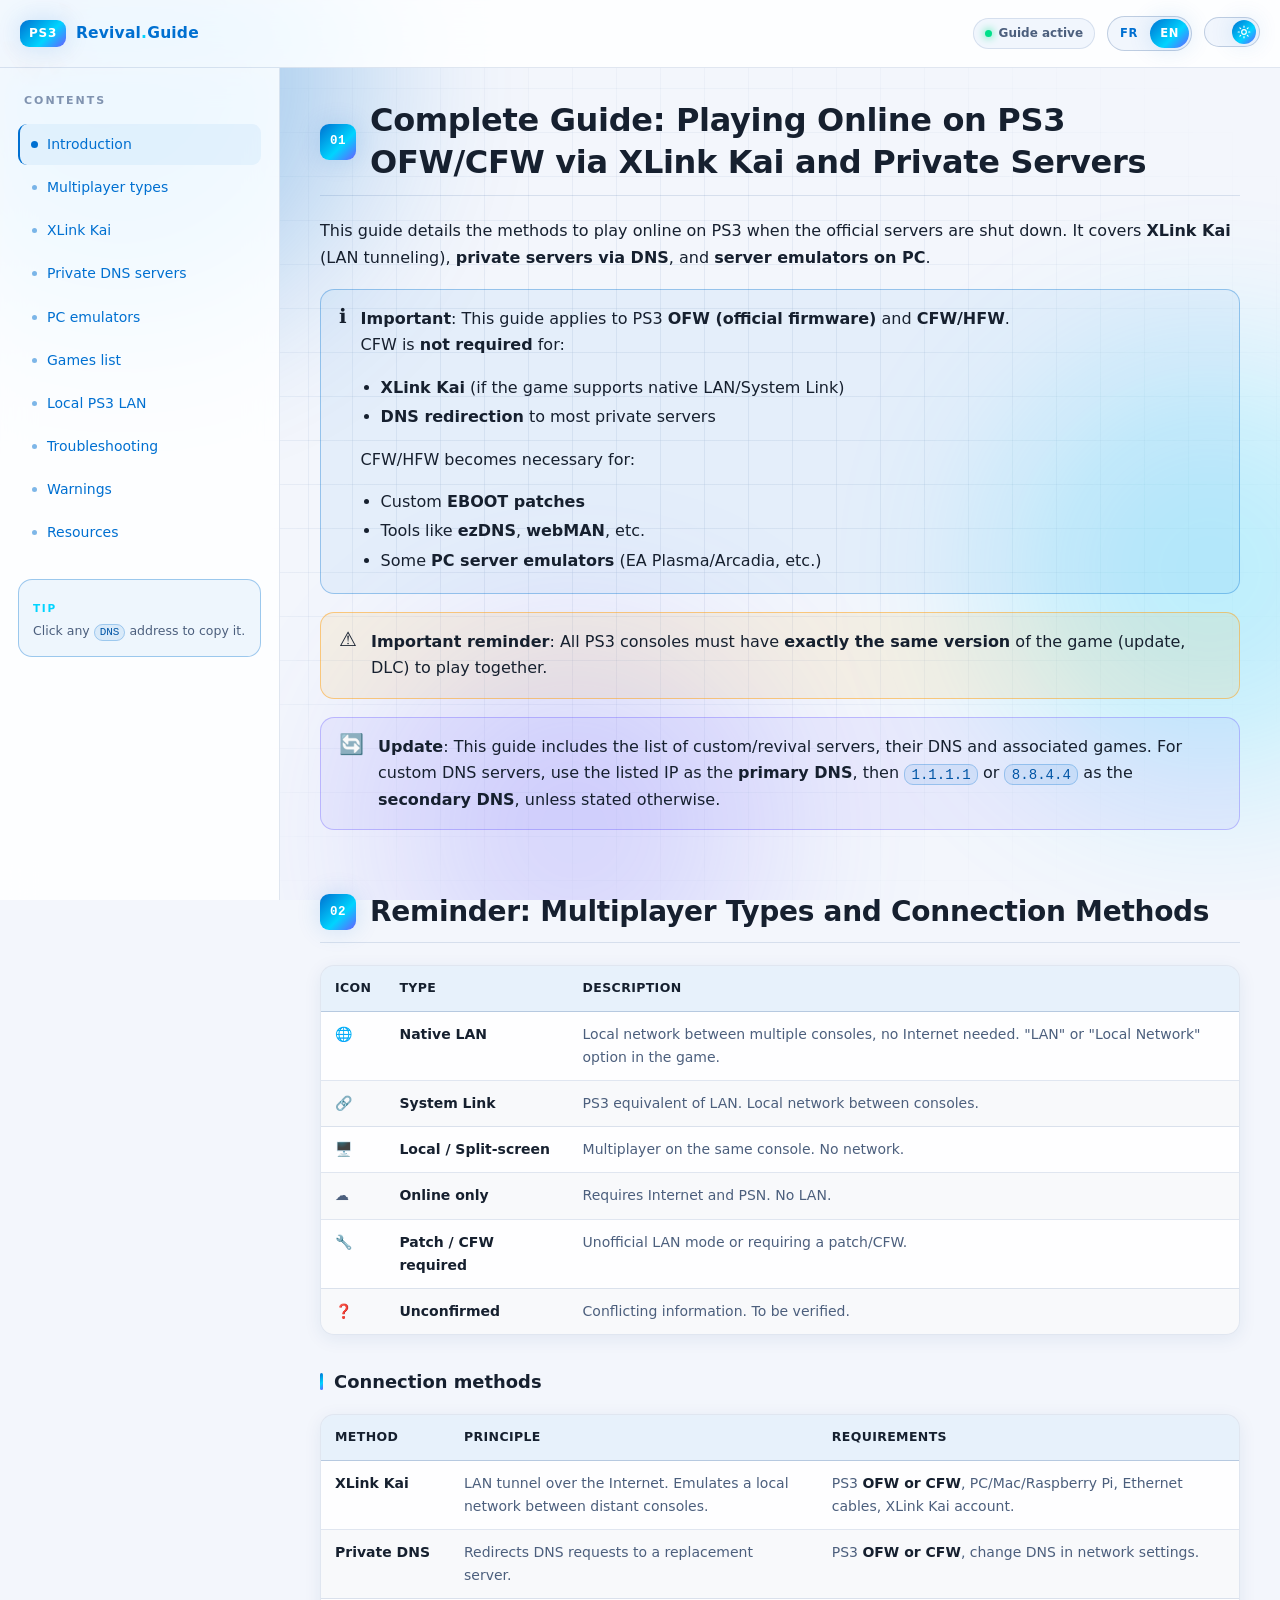
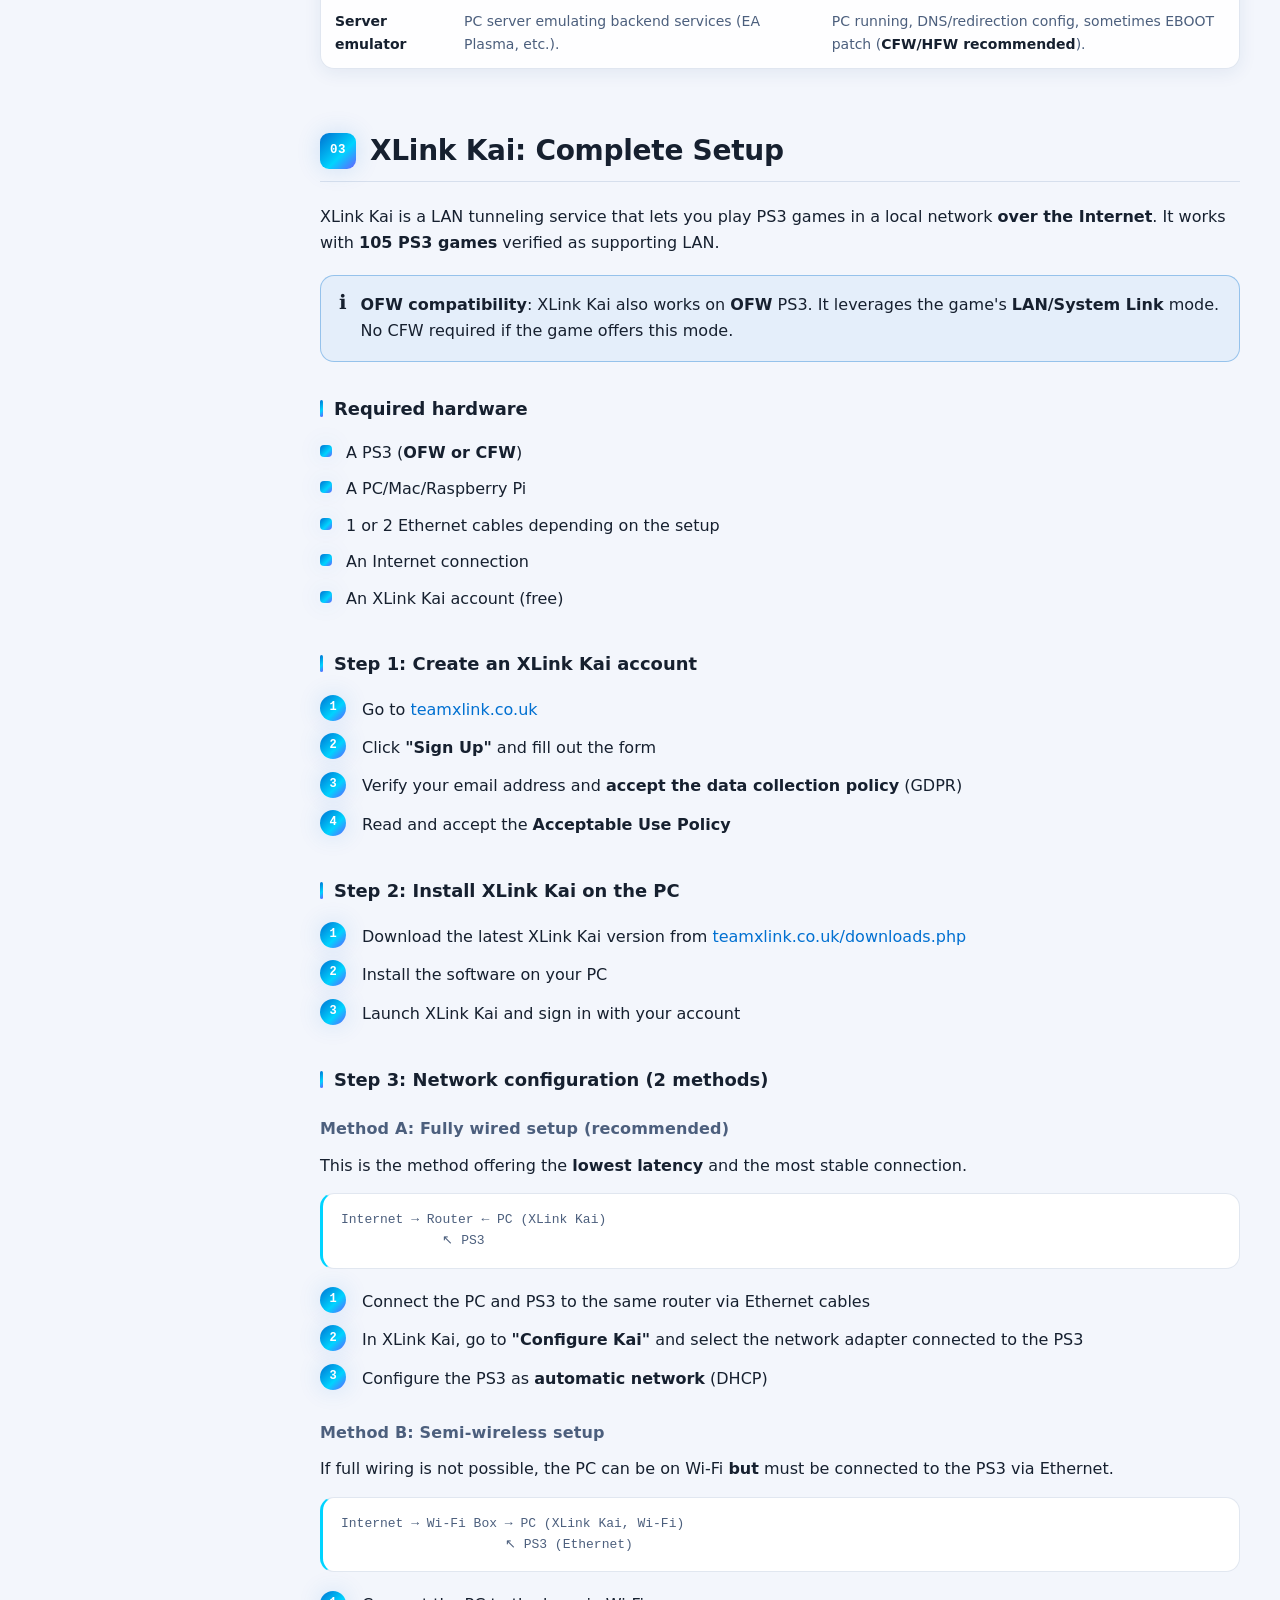
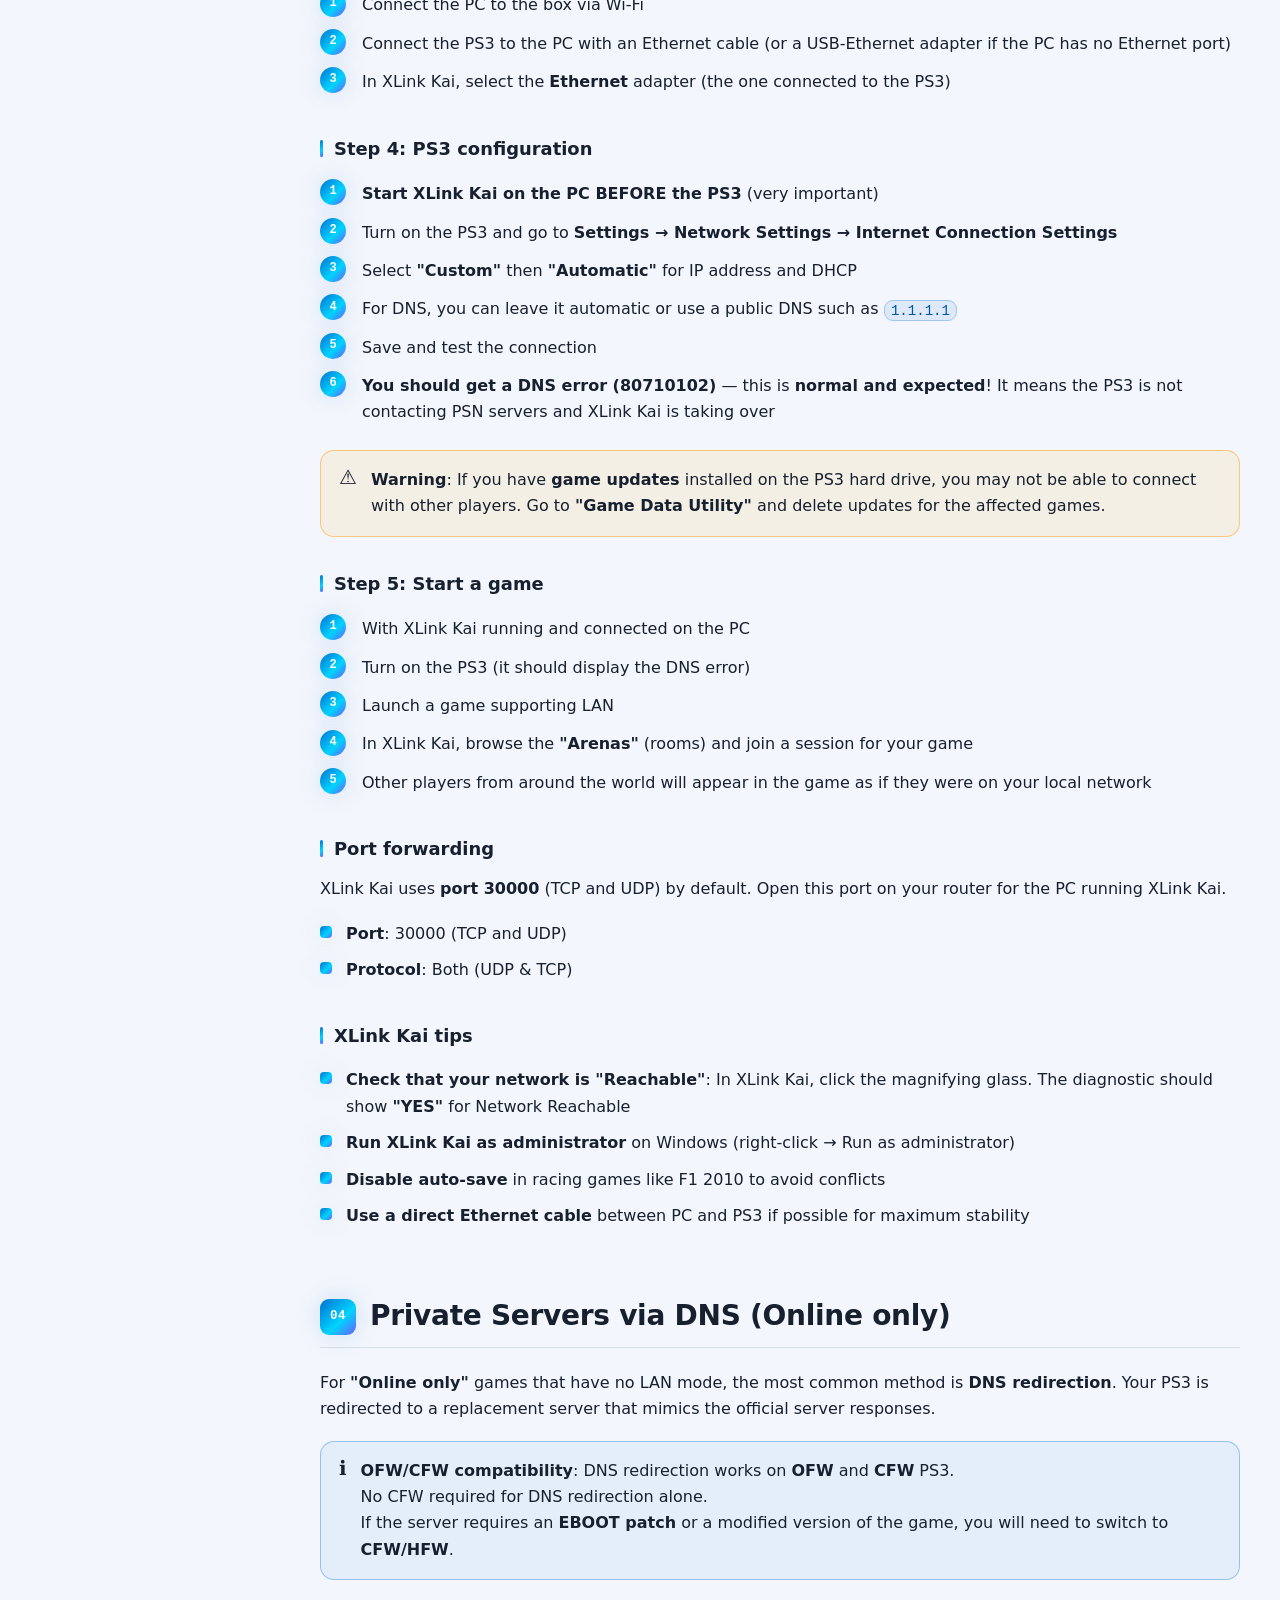
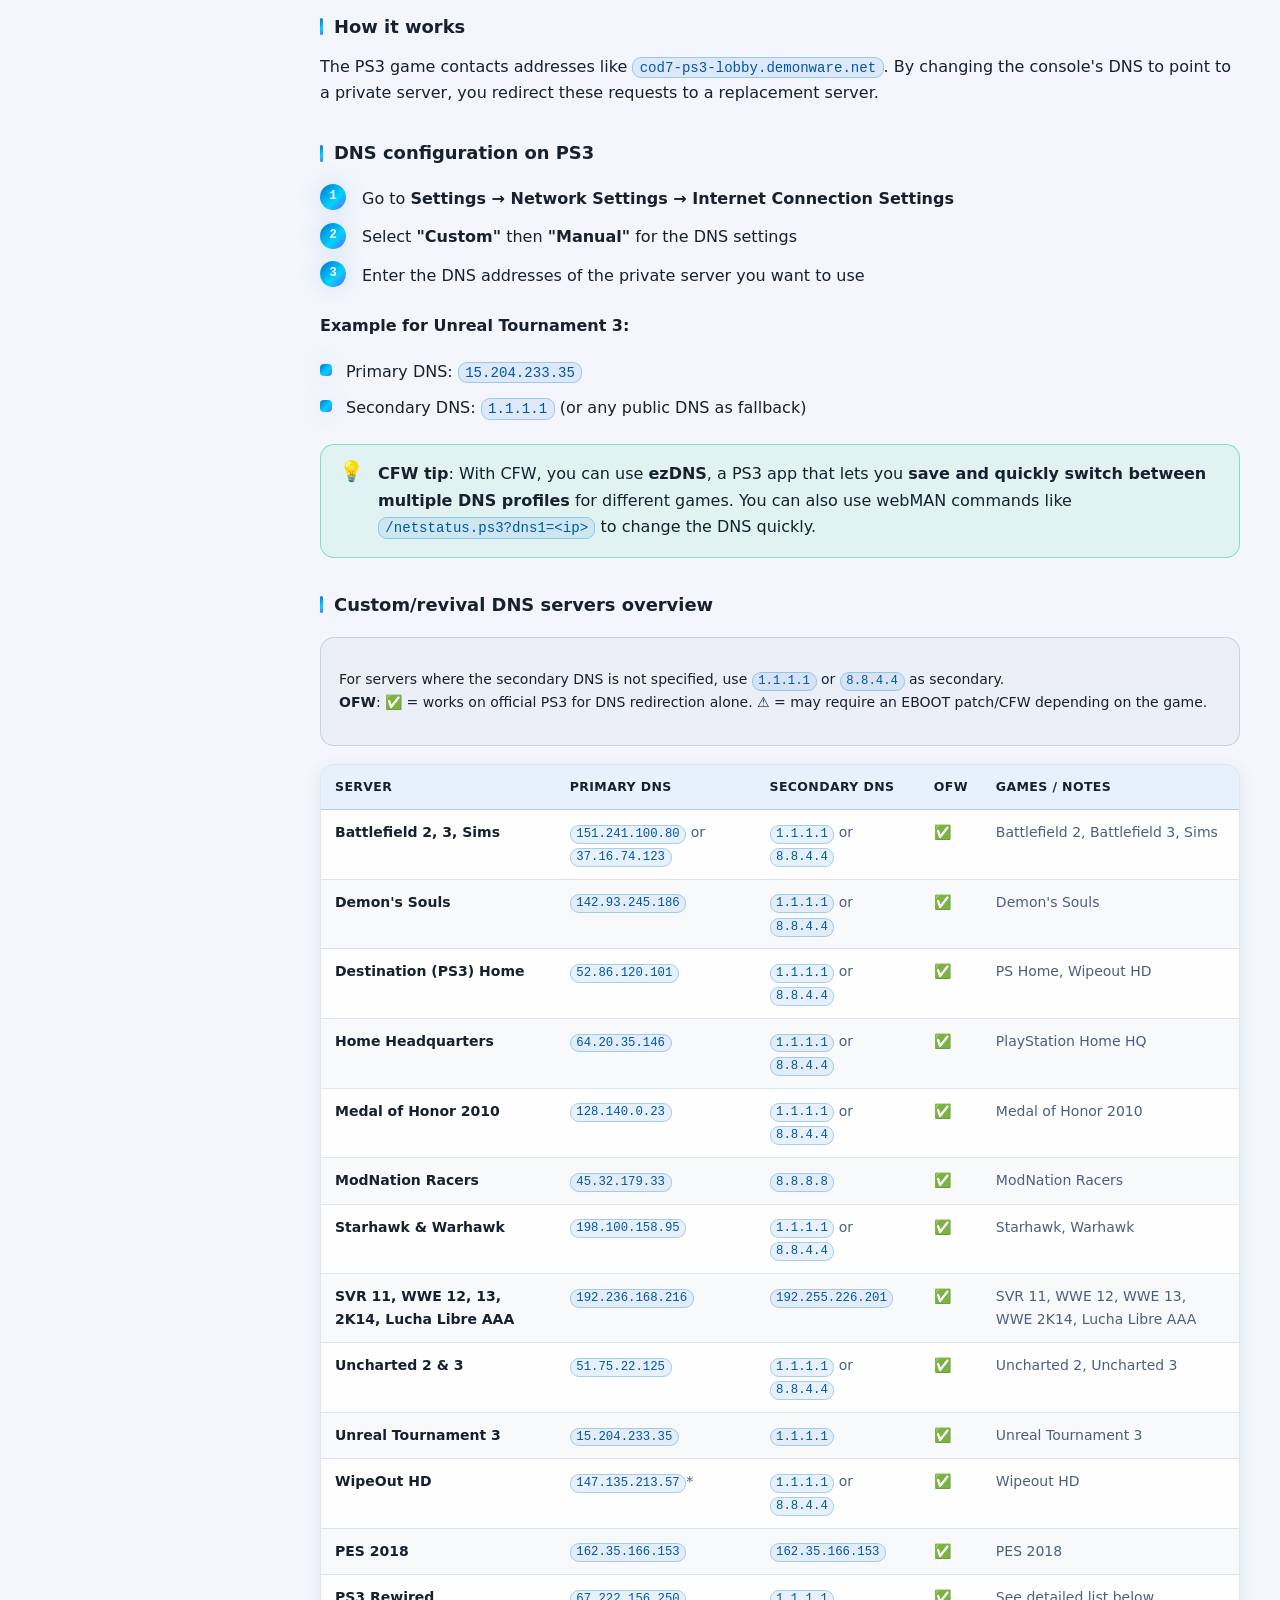
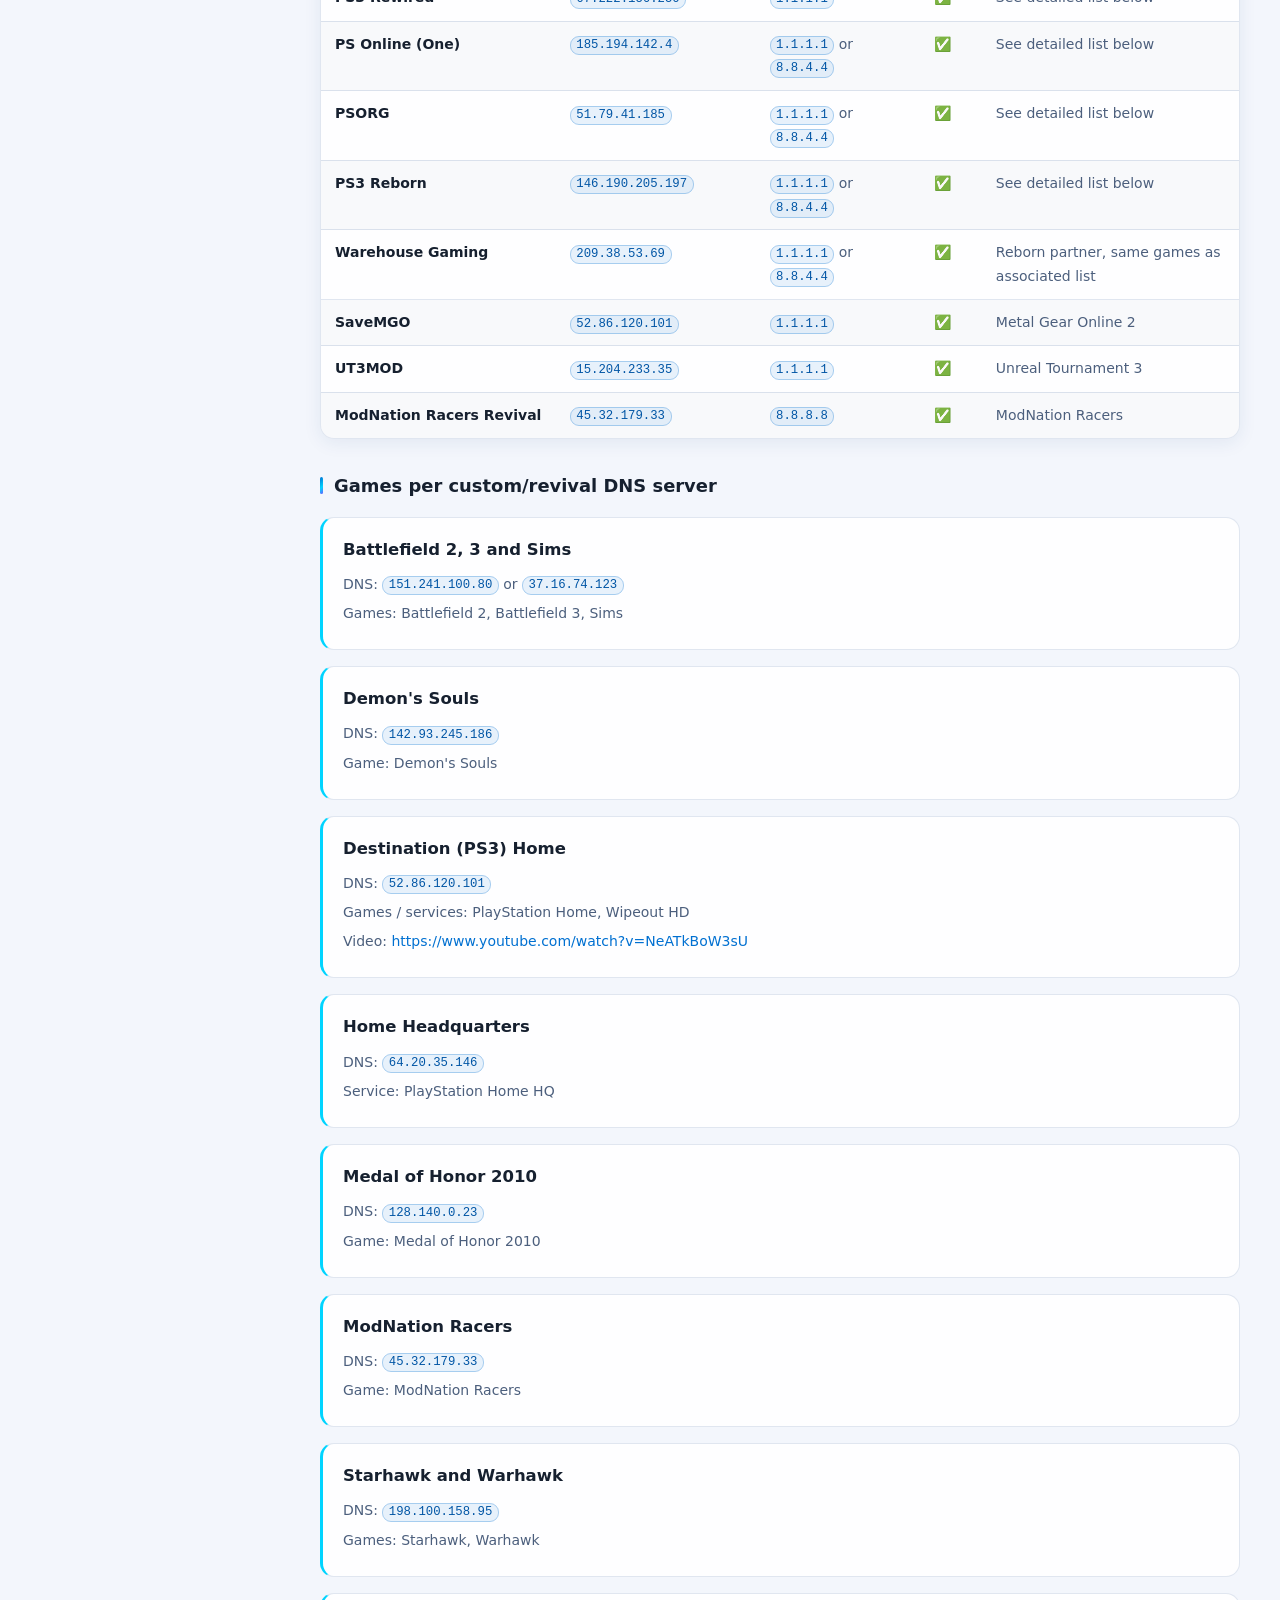
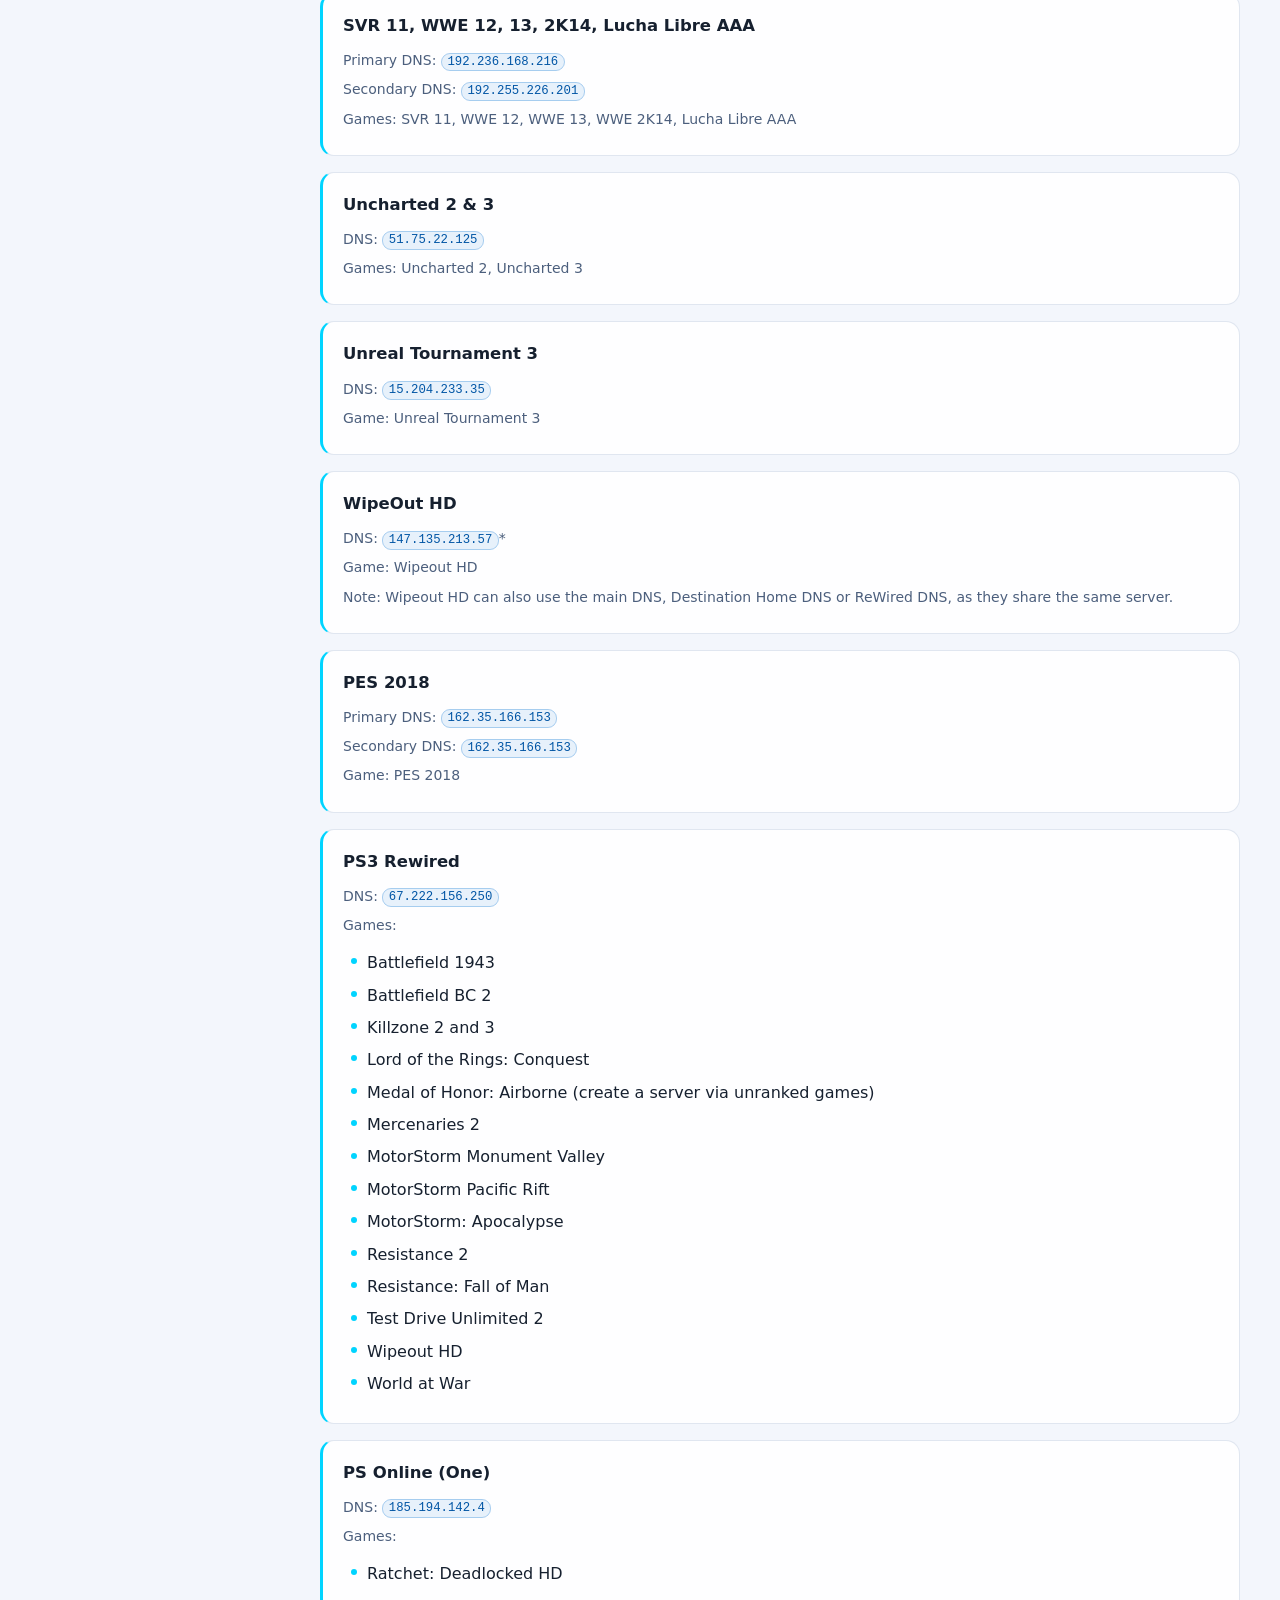
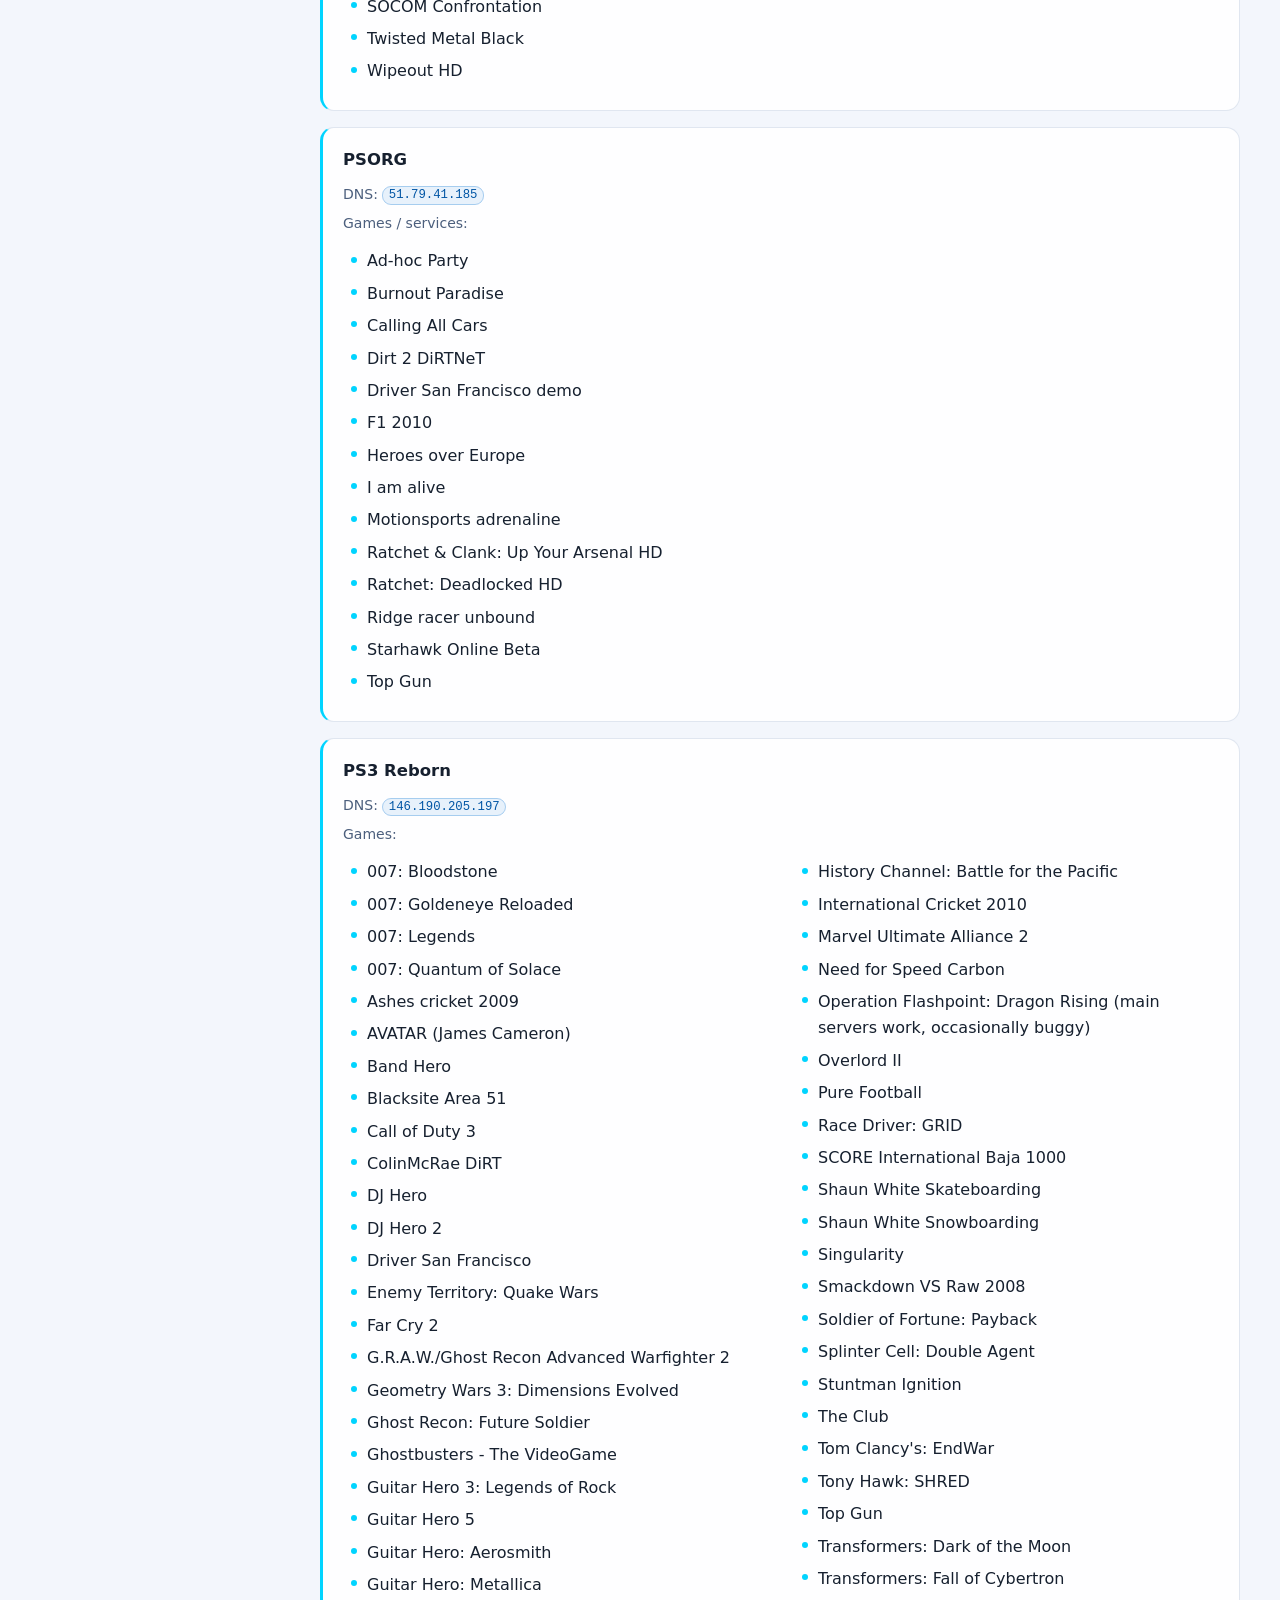
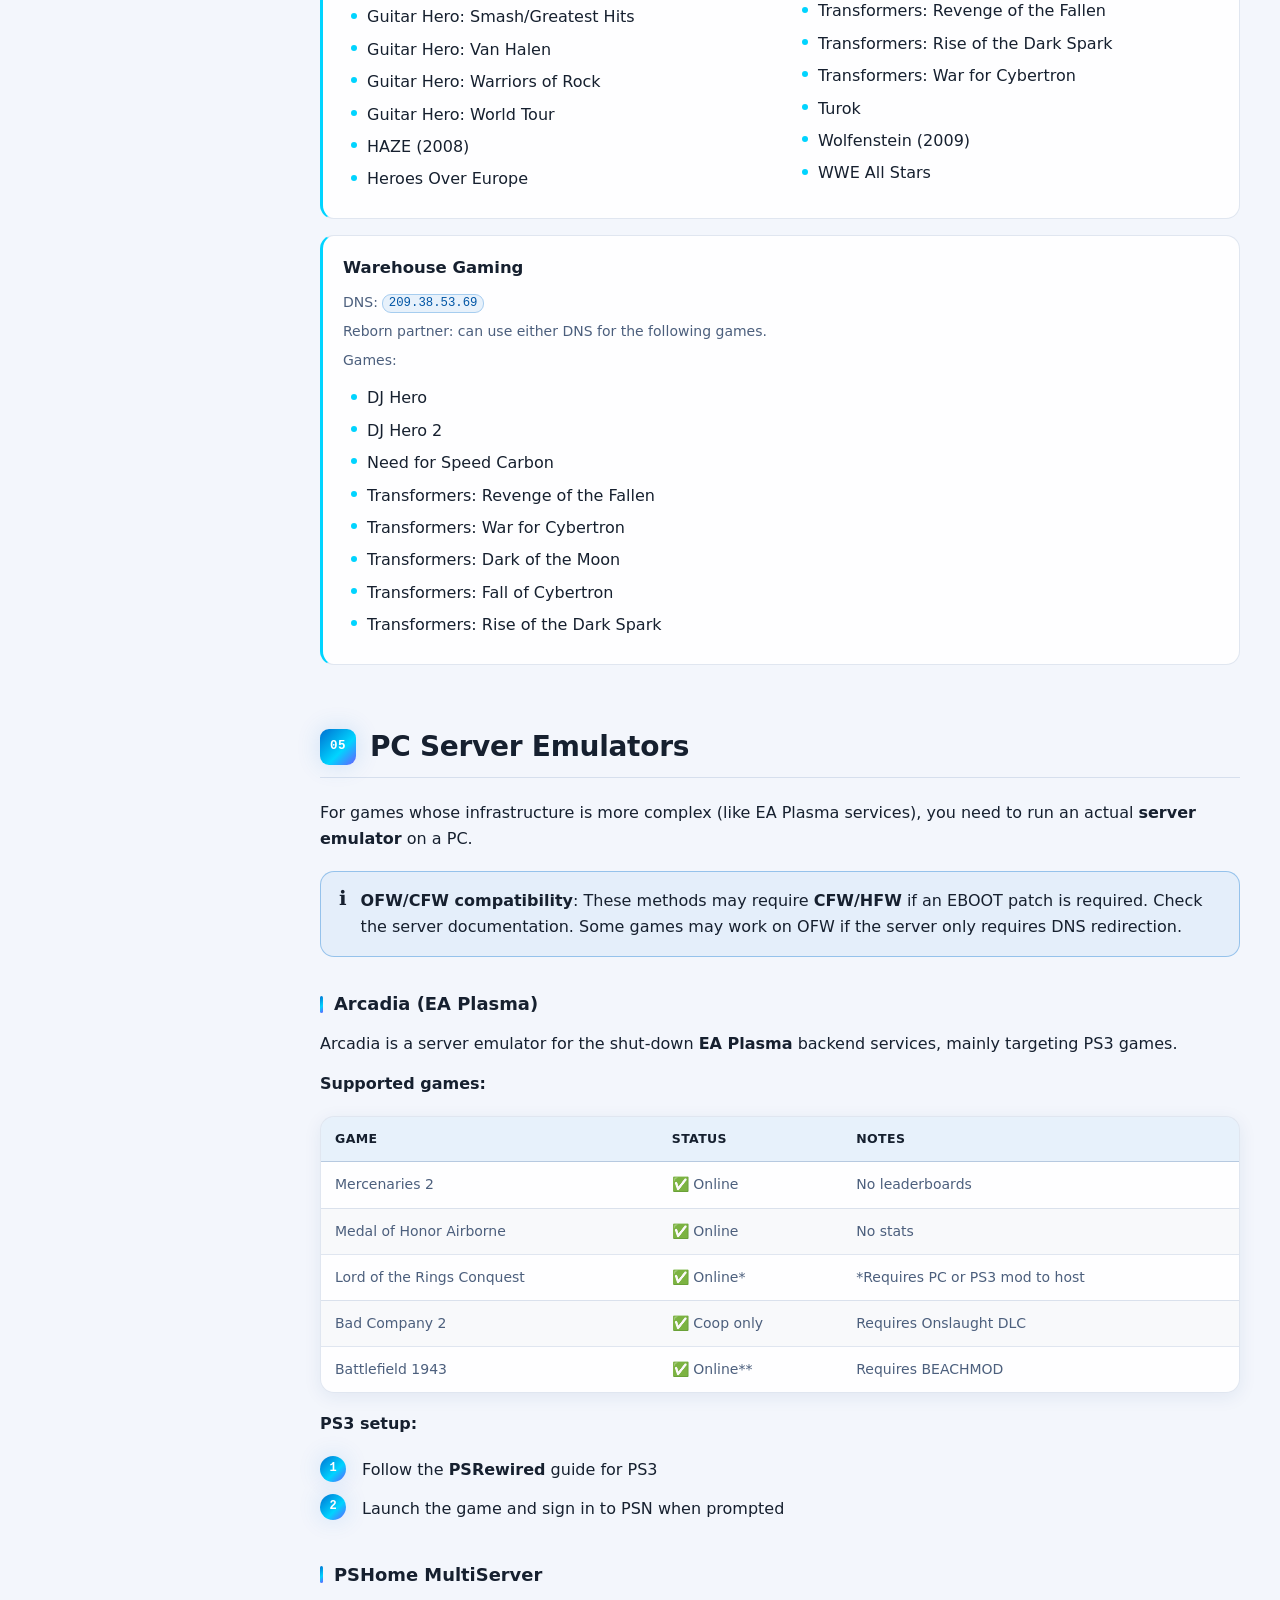
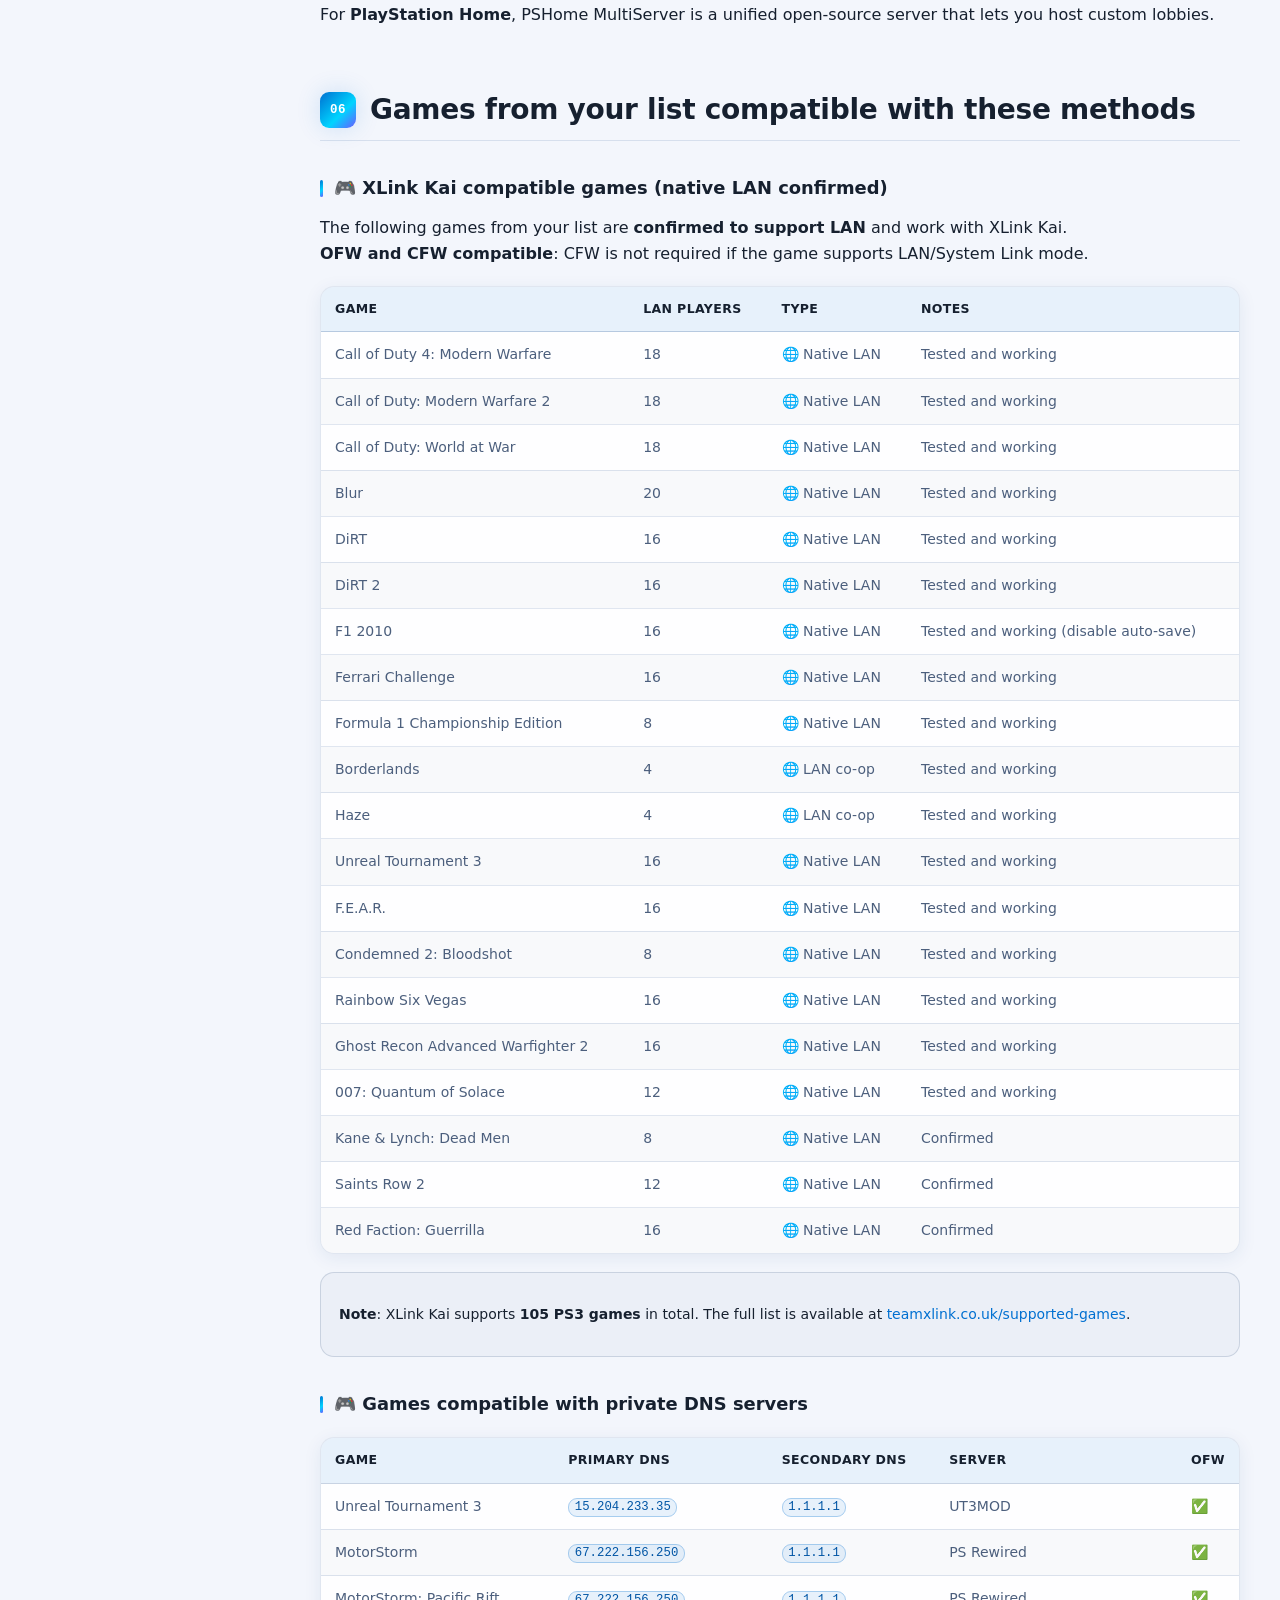
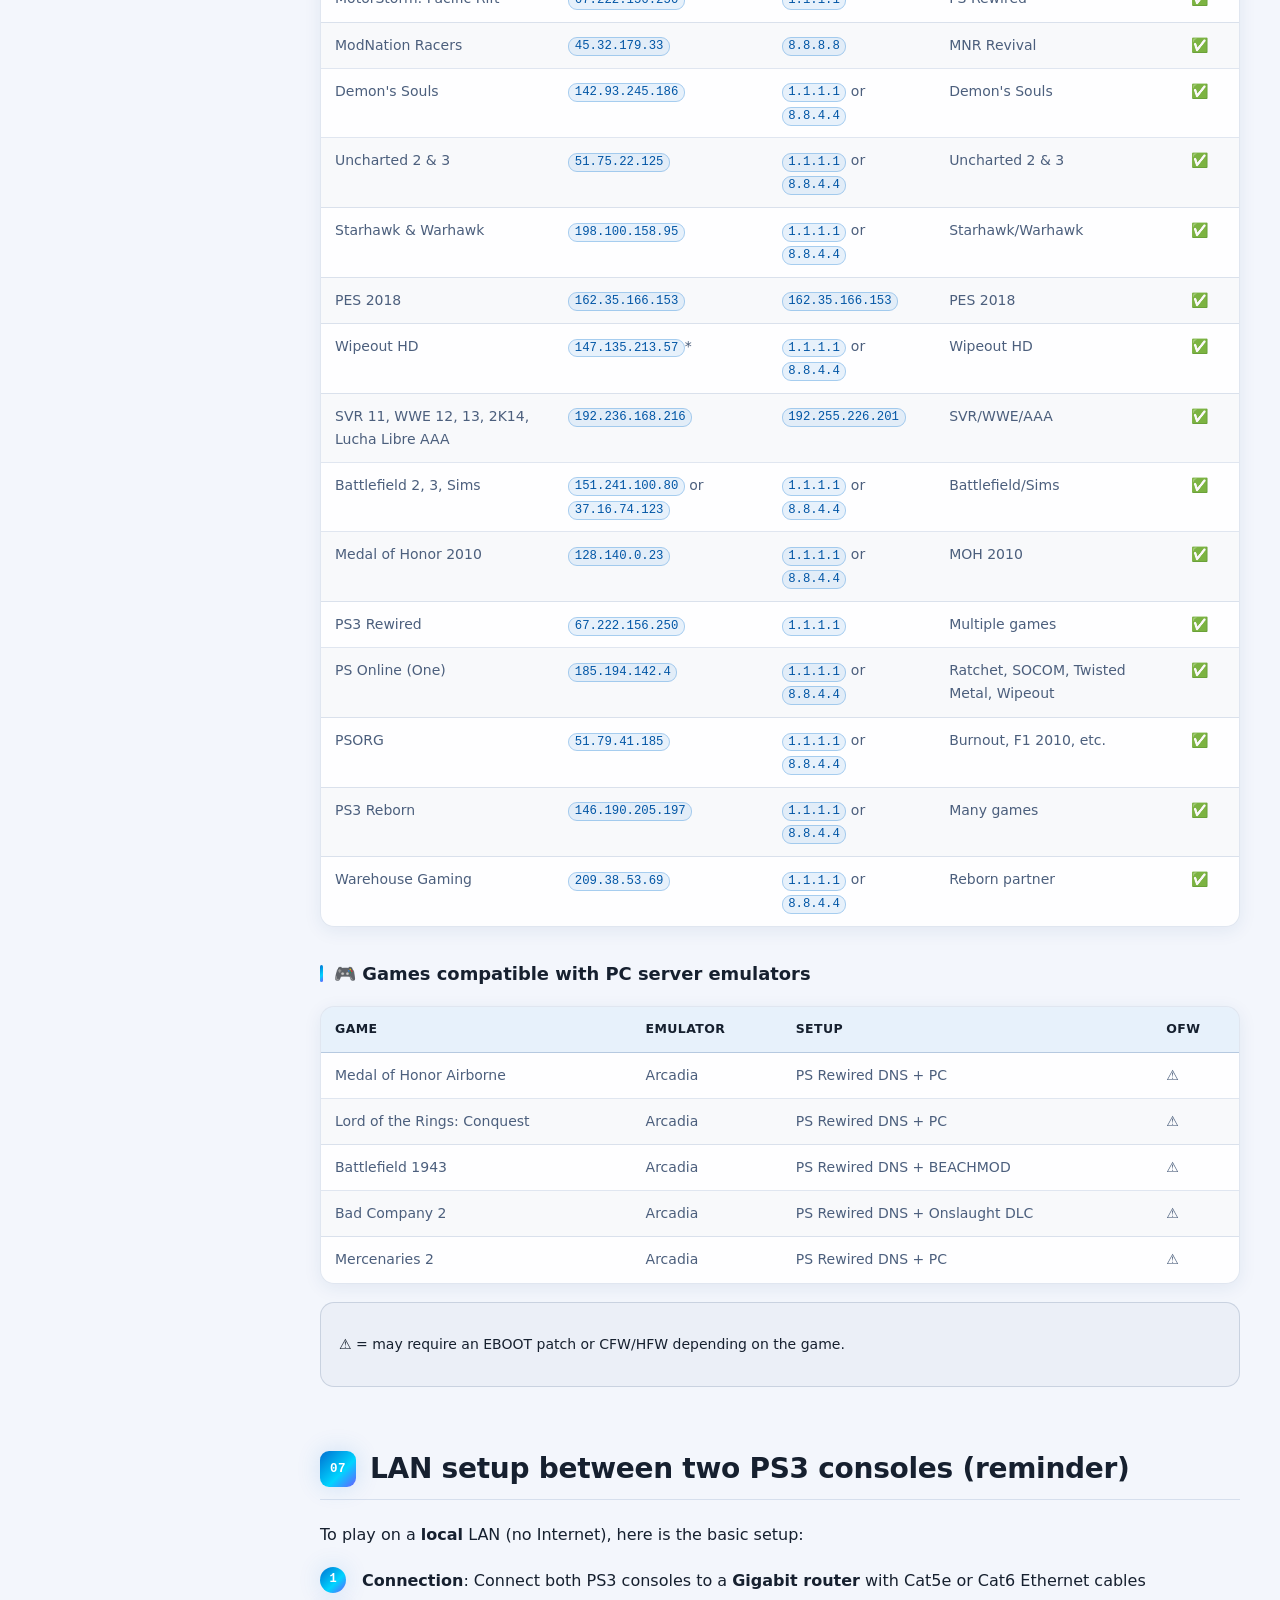
<file: assets/html/EN.html>
<!DOCTYPE html>
<html lang="en" data-theme="dark">
<head>
  <meta charset="UTF-8">
  <meta name="viewport" content="width=device-width, initial-scale=1.0, viewport-fit=cover">
  <meta name="theme-color" content="#0a0e1a">
  <title>PS3 Guide — Private Servers &amp; XLink Kai</title>
  <meta name="description" content="Complete OFW/CFW guide: XLink Kai, private DNS servers, PC emulators, troubleshooting and PS3 revival games list.">
  <meta name="author" content="PS3 Revival Community">

  <!-- PWA -->
  <link rel="manifest" href="../../site.manifest">
  <meta name="mobile-web-app-capable" content="yes">
  <meta name="apple-mobile-web-app-capable" content="yes">
  <meta name="apple-mobile-web-app-status-bar-style" content="black-translucent">
  <meta name="apple-mobile-web-app-title" content="PS3 Guide">

  <!-- Open Graph -->
  <meta property="og:type" content="website">
  <meta property="og:title" content="PS3 Guide — Private Servers &amp; XLink Kai">
  <meta property="og:description" content="Complete OFW/CFW guide to play online on PS3 again.">
  <meta property="og:locale" content="en_US">
  <meta property="og:locale:alternate" content="fr_FR">

  <!-- Hreflang -->
  <link rel="alternate" hreflang="fr" href="../../index.html">
  <link rel="alternate" hreflang="en" href="./en.html">

  <!-- Favicons (chemins relatifs à /assets/html/) -->
  <link rel="icon" type="image/x-icon" href="../icon/favicon.ico">
  <link rel="icon" type="image/png" sizes="16x16" href="../icon/favicon-16x16.png">
  <link rel="icon" type="image/png" sizes="32x32" href="../icon/favicon-32x32.png">
  <link rel="apple-touch-icon" sizes="180x180" href="../icon/apple-touch-icon.png">
  <link rel="icon" type="image/png" sizes="192x192" href="../icon/android-chrome-192x192.png">
  <link rel="icon" type="image/png" sizes="512x512" href="../icon/android-chrome-512x512.png">

  <link rel="stylesheet" href="../style/style.css">
</head>
<body id="top">

  <!-- 🎾 Bouncing decorative image -->
  <img
    src="../image/border-pattern.png"
    alt=""
    aria-hidden="true"
    id="bouncingImage"
    class="bouncing-image"
  >

  <!-- Background decor -->
  <div class="bg-layer" aria-hidden="true">
    <div class="bg-grid"></div>
    <div class="bg-orb bg-orb--1"></div>
    <div class="bg-orb bg-orb--2"></div>
    <div class="bg-orb bg-orb--3"></div>
  </div>

  <!-- Progress bar -->
  <div class="scroll-progress" aria-hidden="true"><span id="scrollProgressBar"></span></div>

  <!-- Header -->
  <header class="site-header" id="siteHeader">
    <div class="header-inner">
      <button class="menu-toggle" id="menuToggle" aria-label="Open menu" aria-expanded="false">
        <span></span><span></span><span></span>
      </button>

      <a href="#top" class="brand" aria-label="Back to top">
        <span class="brand-badge">PS3</span>
        <span class="brand-text">Revival<span class="brand-dot">.</span>Guide</span>
      </a>

      <div class="header-actions">
        <span class="status-pill" title="Status indicator">
          <span class="status-dot"></span> Guide active
        </span>

        <!-- Language switcher (links) -->
        <div class="lang-switch" role="group" aria-label="Language / Langue">
          <a href="../../index.html" class="lang-btn" aria-label="Français" hreflang="fr">FR</a>
          <span class="lang-btn is-active" aria-current="page" aria-label="English">EN</span>
        </div>

        <button class="theme-toggle" id="themeToggle" aria-label="Toggle theme" aria-pressed="false">
          <span class="theme-toggle__track">
            <span class="theme-toggle__thumb">
              <svg class="ico-sun" viewBox="0 0 24 24" aria-hidden="true"><circle cx="12" cy="12" r="4"/><path d="M12 2v2M12 20v2M4.93 4.93l1.41 1.41M17.66 17.66l1.41 1.41M2 12h2M20 12h2M4.93 19.07l1.41-1.41M17.66 6.34l1.41-1.41"/></svg>
              <svg class="ico-moon" viewBox="0 0 24 24" aria-hidden="true"><path d="M21 12.8A9 9 0 1 1 11.2 3a7 7 0 0 0 9.8 9.8z"/></svg>
            </span>
          </span>
        </button>
      </div>
    </div>
  </header>

  <!-- Sidebar -->
  <aside class="sidebar" id="sidebar" aria-label="Main navigation">
    <nav class="sidebar-inner">
      <p class="sidebar-label">Contents</p>
      <ul class="nav-list">
        <li><a href="#intro" class="nav-link"><span class="nav-bullet"></span>Introduction</a></li>
        <li><a href="#types" class="nav-link"><span class="nav-bullet"></span>Multiplayer types</a></li>
        <li><a href="#xlink-kai" class="nav-link"><span class="nav-bullet"></span>XLink Kai</a></li>
        <li><a href="#dns-prives" class="nav-link"><span class="nav-bullet"></span>Private DNS servers</a></li>
        <li><a href="#emulateurs" class="nav-link"><span class="nav-bullet"></span>PC emulators</a></li>
        <li><a href="#liste-jeux" class="nav-link"><span class="nav-bullet"></span>Games list</a></li>
        <li><a href="#lan-local" class="nav-link"><span class="nav-bullet"></span>Local PS3 LAN</a></li>
        <li><a href="#depannage" class="nav-link"><span class="nav-bullet"></span>Troubleshooting</a></li>
        <li><a href="#avertissements" class="nav-link"><span class="nav-bullet"></span>Warnings</a></li>
        <li><a href="#ressources" class="nav-link"><span class="nav-bullet"></span>Resources</a></li>
      </ul>
      <div class="sidebar-foot">
        <span class="sidebar-foot__label">Tip</span>
        <p>Click any <code>DNS</code> address to copy it.</p>
      </div>
    </nav>
  </aside>
  <div class="sidebar-backdrop" id="sidebarBackdrop" hidden></div>

  <!-- Content -->
  <main class="content" id="content">

    <!-- INTRO -->
    <section id="intro" class="section">
      <header class="section-head">
        <span class="section-tag">01</span>
        <h1 class="section-title">Complete Guide: Playing Online on PS3 OFW/CFW via XLink Kai and Private Servers</h1>
      </header>
      <div class="section-body">
        <p>This guide details the methods to play online on PS3 when the official servers are shut down. It covers <strong>XLink Kai</strong> (LAN tunneling), <strong>private servers via DNS</strong>, and <strong>server emulators on PC</strong>.</p>

        <div class="callout callout--info">
          <div class="callout__icon">ℹ️</div>
          <div class="callout__content">
            <p><strong>Important</strong>: This guide applies to PS3 <strong>OFW (official firmware)</strong> and <strong>CFW/HFW</strong>.<br>
            CFW is <strong>not required</strong> for:</p>
            <ul>
              <li><strong>XLink Kai</strong> (if the game supports native LAN/System Link)</li>
              <li><strong>DNS redirection</strong> to most private servers</li>
            </ul>
            <p>CFW/HFW becomes necessary for:</p>
            <ul>
              <li>Custom <strong>EBOOT patches</strong></li>
              <li>Tools like <strong>ezDNS</strong>, <strong>webMAN</strong>, etc.</li>
              <li>Some <strong>PC server emulators</strong> (EA Plasma/Arcadia, etc.)</li>
            </ul>
          </div>
        </div>

        <div class="callout callout--warn">
          <div class="callout__icon">⚠️</div>
          <div class="callout__content">
            <p><strong>Important reminder</strong>: All PS3 consoles must have <strong>exactly the same version</strong> of the game (update, DLC) to play together.</p>
          </div>
        </div>

        <div class="callout callout--accent">
          <div class="callout__icon">🔄</div>
          <div class="callout__content">
            <p><strong>Update</strong>: This guide includes the list of custom/revival servers, their DNS and associated games. For custom DNS servers, use the listed IP as the <strong>primary DNS</strong>, then <code>1.1.1.1</code> or <code>8.8.4.4</code> as the <strong>secondary DNS</strong>, unless stated otherwise.</p>
          </div>
        </div>
      </div>
    </section>

    <!-- TYPES -->
    <section id="types" class="section">
      <header class="section-head">
        <span class="section-tag">02</span>
        <h2 class="section-title">Reminder: Multiplayer Types and Connection Methods</h2>
      </header>
      <div class="section-body">
        <div class="table-wrap">
          <table>
            <thead><tr><th>Icon</th><th>Type</th><th>Description</th></tr></thead>
            <tbody>
              <tr><td>🌐</td><td><strong>Native LAN</strong></td><td>Local network between multiple consoles, no Internet needed. "LAN" or "Local Network" option in the game.</td></tr>
              <tr><td>🔗</td><td><strong>System Link</strong></td><td>PS3 equivalent of LAN. Local network between consoles.</td></tr>
              <tr><td>🖥️</td><td><strong>Local / Split-screen</strong></td><td>Multiplayer on the same console. No network.</td></tr>
              <tr><td>☁️</td><td><strong>Online only</strong></td><td>Requires Internet and PSN. No LAN.</td></tr>
              <tr><td>🔧</td><td><strong>Patch / CFW required</strong></td><td>Unofficial LAN mode or requiring a patch/CFW.</td></tr>
              <tr><td>❓</td><td><strong>Unconfirmed</strong></td><td>Conflicting information. To be verified.</td></tr>
            </tbody>
          </table>
        </div>

        <h3 class="sub-title">Connection methods</h3>
        <div class="table-wrap">
          <table>
            <thead><tr><th>Method</th><th>Principle</th><th>Requirements</th></tr></thead>
            <tbody>
              <tr><td><strong>XLink Kai</strong></td><td>LAN tunnel over the Internet. Emulates a local network between distant consoles.</td><td>PS3 <strong>OFW or CFW</strong>, PC/Mac/Raspberry Pi, Ethernet cables, XLink Kai account.</td></tr>
              <tr><td><strong>Private DNS</strong></td><td>Redirects DNS requests to a replacement server.</td><td>PS3 <strong>OFW or CFW</strong>, change DNS in network settings.</td></tr>
              <tr><td><strong>Server emulator</strong></td><td>PC server emulating backend services (EA Plasma, etc.).</td><td>PC running, DNS/redirection config, sometimes EBOOT patch (<strong>CFW/HFW recommended</strong>).</td></tr>
            </tbody>
          </table>
        </div>
      </div>
    </section>

    <!-- XLINK KAI -->
    <section id="xlink-kai" class="section">
      <header class="section-head">
        <span class="section-tag">03</span>
        <h2 class="section-title">XLink Kai: Complete Setup</h2>
      </header>
      <div class="section-body">
        <p>XLink Kai is a LAN tunneling service that lets you play PS3 games in a local network <strong>over the Internet</strong>. It works with <strong>105 PS3 games</strong> verified as supporting LAN.</p>

        <div class="callout callout--info">
          <div class="callout__icon">ℹ️</div>
          <div class="callout__content">
            <p><strong>OFW compatibility</strong>: XLink Kai also works on <strong>OFW</strong> PS3. It leverages the game's <strong>LAN/System Link</strong> mode. No CFW required if the game offers this mode.</p>
          </div>
        </div>

        <h3 class="sub-title">Required hardware</h3>
        <ul class="checklist">
          <li>A PS3 (<strong>OFW or CFW</strong>)</li>
          <li>A PC/Mac/Raspberry Pi</li>
          <li>1 or 2 Ethernet cables depending on the setup</li>
          <li>An Internet connection</li>
          <li>An XLink Kai account (free)</li>
        </ul>

        <h3 class="sub-title">Step 1: Create an XLink Kai account</h3>
        <ol class="steps">
          <li>Go to <a href="https://teamxlink.co.uk" target="_blank" rel="noopener">teamxlink.co.uk</a></li>
          <li>Click <strong>"Sign Up"</strong> and fill out the form</li>
          <li>Verify your email address and <strong>accept the data collection policy</strong> (GDPR)</li>
          <li>Read and accept the <strong>Acceptable Use Policy</strong></li>
        </ol>

        <h3 class="sub-title">Step 2: Install XLink Kai on the PC</h3>
        <ol class="steps">
          <li>Download the latest XLink Kai version from <a href="https://teamxlink.co.uk/downloads.php" target="_blank" rel="noopener">teamxlink.co.uk/downloads.php</a></li>
          <li>Install the software on your PC</li>
          <li>Launch XLink Kai and sign in with your account</li>
        </ol>

        <h3 class="sub-title">Step 3: Network configuration (2 methods)</h3>

        <h4 class="sub-sub-title">Method A: Fully wired setup (recommended)</h4>
        <p>This is the method offering the <strong>lowest latency</strong> and the most stable connection.</p>
        <pre class="diagram">Internet → Router ← PC (XLink Kai)
             ↖ PS3</pre>
        <ol class="steps">
          <li>Connect the PC and PS3 to the same router via Ethernet cables</li>
          <li>In XLink Kai, go to <strong>"Configure Kai"</strong> and select the network adapter connected to the PS3</li>
          <li>Configure the PS3 as <strong>automatic network</strong> (DHCP)</li>
        </ol>

        <h4 class="sub-sub-title">Method B: Semi-wireless setup</h4>
        <p>If full wiring is not possible, the PC can be on Wi-Fi <strong>but</strong> must be connected to the PS3 via Ethernet.</p>
        <pre class="diagram">Internet → Wi-Fi Box → PC (XLink Kai, Wi-Fi)
                     ↖ PS3 (Ethernet)</pre>
        <ol class="steps">
          <li>Connect the PC to the box via Wi-Fi</li>
          <li>Connect the PS3 to the PC with an Ethernet cable (or a USB-Ethernet adapter if the PC has no Ethernet port)</li>
          <li>In XLink Kai, select the <strong>Ethernet</strong> adapter (the one connected to the PS3)</li>
        </ol>

        <h3 class="sub-title">Step 4: PS3 configuration</h3>
        <ol class="steps">
          <li><strong>Start XLink Kai on the PC BEFORE the PS3</strong> (very important)</li>
          <li>Turn on the PS3 and go to <strong>Settings → Network Settings → Internet Connection Settings</strong></li>
          <li>Select <strong>"Custom"</strong> then <strong>"Automatic"</strong> for IP address and DHCP</li>
          <li>For DNS, you can leave it automatic or use a public DNS such as <code class="dns">1.1.1.1</code></li>
          <li>Save and test the connection</li>
          <li><strong>You should get a DNS error (80710102)</strong> — this is <strong>normal and expected</strong>! It means the PS3 is not contacting PSN servers and XLink Kai is taking over</li>
        </ol>

        <div class="callout callout--warn">
          <div class="callout__icon">⚠️</div>
          <div class="callout__content">
            <p><strong>Warning</strong>: If you have <strong>game updates</strong> installed on the PS3 hard drive, you may not be able to connect with other players. Go to <strong>"Game Data Utility"</strong> and delete updates for the affected games.</p>
          </div>
        </div>

        <h3 class="sub-title">Step 5: Start a game</h3>
        <ol class="steps">
          <li>With XLink Kai running and connected on the PC</li>
          <li>Turn on the PS3 (it should display the DNS error)</li>
          <li>Launch a game supporting LAN</li>
          <li>In XLink Kai, browse the <strong>"Arenas"</strong> (rooms) and join a session for your game</li>
          <li>Other players from around the world will appear in the game as if they were on your local network</li>
        </ol>

        <h3 class="sub-title">Port forwarding</h3>
        <p>XLink Kai uses <strong>port 30000</strong> (TCP and UDP) by default. Open this port on your router for the PC running XLink Kai.</p>
        <ul class="checklist">
          <li><strong>Port</strong>: 30000 (TCP and UDP)</li>
          <li><strong>Protocol</strong>: Both (UDP &amp; TCP)</li>
        </ul>

        <h3 class="sub-title">XLink Kai tips</h3>
        <ul class="checklist">
          <li><strong>Check that your network is "Reachable"</strong>: In XLink Kai, click the magnifying glass. The diagnostic should show <strong>"YES"</strong> for Network Reachable</li>
          <li><strong>Run XLink Kai as administrator</strong> on Windows (right-click → Run as administrator)</li>
          <li><strong>Disable auto-save</strong> in racing games like F1 2010 to avoid conflicts</li>
          <li><strong>Use a direct Ethernet cable</strong> between PC and PS3 if possible for maximum stability</li>
        </ul>
      </div>
    </section>

    <!-- DNS PRIVES -->
    <section id="dns-prives" class="section">
      <header class="section-head">
        <span class="section-tag">04</span>
        <h2 class="section-title">Private Servers via DNS (Online only)</h2>
      </header>
      <div class="section-body">
        <p>For <strong>"Online only"</strong> games that have no LAN mode, the most common method is <strong>DNS redirection</strong>. Your PS3 is redirected to a replacement server that mimics the official server responses.</p>

        <div class="callout callout--info">
          <div class="callout__icon">ℹ️</div>
          <div class="callout__content">
            <p><strong>OFW/CFW compatibility</strong>: DNS redirection works on <strong>OFW</strong> and <strong>CFW</strong> PS3.<br>
            No CFW required for DNS redirection alone.<br>
            If the server requires an <strong>EBOOT patch</strong> or a modified version of the game, you will need to switch to <strong>CFW/HFW</strong>.</p>
          </div>
        </div>

        <h3 class="sub-title">How it works</h3>
        <p>The PS3 game contacts addresses like <code>cod7-ps3-lobby.demonware.net</code>. By changing the console's DNS to point to a private server, you redirect these requests to a replacement server.</p>

        <h3 class="sub-title">DNS configuration on PS3</h3>
        <ol class="steps">
          <li>Go to <strong>Settings → Network Settings → Internet Connection Settings</strong></li>
          <li>Select <strong>"Custom"</strong> then <strong>"Manual"</strong> for the DNS settings</li>
          <li>Enter the DNS addresses of the private server you want to use</li>
        </ol>

        <p><strong>Example for Unreal Tournament 3:</strong></p>
        <ul class="checklist">
          <li>Primary DNS: <code class="dns">15.204.233.35</code></li>
          <li>Secondary DNS: <code class="dns">1.1.1.1</code> (or any public DNS as fallback)</li>
        </ul>

        <div class="callout callout--tip">
          <div class="callout__icon">💡</div>
          <div class="callout__content">
            <p><strong>CFW tip</strong>: With CFW, you can use <strong>ezDNS</strong>, a PS3 app that lets you <strong>save and quickly switch between multiple DNS profiles</strong> for different games. You can also use webMAN commands like <code>/netstatus.ps3?dns1=&lt;ip&gt;</code> to change the DNS quickly.</p>
          </div>
        </div>

        <h3 class="sub-title">Custom/revival DNS servers overview</h3>
        <div class="callout callout--note">
          <p>For servers where the secondary DNS is not specified, use <code>1.1.1.1</code> or <code>8.8.4.4</code> as secondary.<br>
          <strong>OFW</strong>: ✅ = works on official PS3 for DNS redirection alone. ⚠️ = may require an EBOOT patch/CFW depending on the game.</p>
        </div>

        <div class="table-wrap">
          <table>
            <thead>
              <tr><th>Server</th><th>Primary DNS</th><th>Secondary DNS</th><th>OFW</th><th>Games / Notes</th></tr>
            </thead>
            <tbody>
              <tr><td><strong>Battlefield 2, 3, Sims</strong></td><td><code class="dns">151.241.100.80</code> or <code class="dns">37.16.74.123</code></td><td><code class="dns">1.1.1.1</code> or <code class="dns">8.8.4.4</code></td><td>✅</td><td>Battlefield 2, Battlefield 3, Sims</td></tr>
              <tr><td><strong>Demon's Souls</strong></td><td><code class="dns">142.93.245.186</code></td><td><code class="dns">1.1.1.1</code> or <code class="dns">8.8.4.4</code></td><td>✅</td><td>Demon's Souls</td></tr>
              <tr><td><strong>Destination (PS3) Home</strong></td><td><code class="dns">52.86.120.101</code></td><td><code class="dns">1.1.1.1</code> or <code class="dns">8.8.4.4</code></td><td>✅</td><td>PS Home, Wipeout HD</td></tr>
              <tr><td><strong>Home Headquarters</strong></td><td><code class="dns">64.20.35.146</code></td><td><code class="dns">1.1.1.1</code> or <code class="dns">8.8.4.4</code></td><td>✅</td><td>PlayStation Home HQ</td></tr>
              <tr><td><strong>Medal of Honor 2010</strong></td><td><code class="dns">128.140.0.23</code></td><td><code class="dns">1.1.1.1</code> or <code class="dns">8.8.4.4</code></td><td>✅</td><td>Medal of Honor 2010</td></tr>
              <tr><td><strong>ModNation Racers</strong></td><td><code class="dns">45.32.179.33</code></td><td><code class="dns">8.8.8.8</code></td><td>✅</td><td>ModNation Racers</td></tr>
              <tr><td><strong>Starhawk &amp; Warhawk</strong></td><td><code class="dns">198.100.158.95</code></td><td><code class="dns">1.1.1.1</code> or <code class="dns">8.8.4.4</code></td><td>✅</td><td>Starhawk, Warhawk</td></tr>
              <tr><td><strong>SVR 11, WWE 12, 13, 2K14, Lucha Libre AAA</strong></td><td><code class="dns">192.236.168.216</code></td><td><code class="dns">192.255.226.201</code></td><td>✅</td><td>SVR 11, WWE 12, WWE 13, WWE 2K14, Lucha Libre AAA</td></tr>
              <tr><td><strong>Uncharted 2 &amp; 3</strong></td><td><code class="dns">51.75.22.125</code></td><td><code class="dns">1.1.1.1</code> or <code class="dns">8.8.4.4</code></td><td>✅</td><td>Uncharted 2, Uncharted 3</td></tr>
              <tr><td><strong>Unreal Tournament 3</strong></td><td><code class="dns">15.204.233.35</code></td><td><code class="dns">1.1.1.1</code></td><td>✅</td><td>Unreal Tournament 3</td></tr>
              <tr><td><strong>WipeOut HD</strong></td><td><code class="dns">147.135.213.57</code>*</td><td><code class="dns">1.1.1.1</code> or <code class="dns">8.8.4.4</code></td><td>✅</td><td>Wipeout HD</td></tr>
              <tr><td><strong>PES 2018</strong></td><td><code class="dns">162.35.166.153</code></td><td><code class="dns">162.35.166.153</code></td><td>✅</td><td>PES 2018</td></tr>
              <tr><td><strong>PS3 Rewired</strong></td><td><code class="dns">67.222.156.250</code></td><td><code class="dns">1.1.1.1</code></td><td>✅</td><td>See detailed list below</td></tr>
              <tr><td><strong>PS Online (One)</strong></td><td><code class="dns">185.194.142.4</code></td><td><code class="dns">1.1.1.1</code> or <code class="dns">8.8.4.4</code></td><td>✅</td><td>See detailed list below</td></tr>
              <tr><td><strong>PSORG</strong></td><td><code class="dns">51.79.41.185</code></td><td><code class="dns">1.1.1.1</code> or <code class="dns">8.8.4.4</code></td><td>✅</td><td>See detailed list below</td></tr>
              <tr><td><strong>PS3 Reborn</strong></td><td><code class="dns">146.190.205.197</code></td><td><code class="dns">1.1.1.1</code> or <code class="dns">8.8.4.4</code></td><td>✅</td><td>See detailed list below</td></tr>
              <tr><td><strong>Warehouse Gaming</strong></td><td><code class="dns">209.38.53.69</code></td><td><code class="dns">1.1.1.1</code> or <code class="dns">8.8.4.4</code></td><td>✅</td><td>Reborn partner, same games as associated list</td></tr>
              <tr><td><strong>SaveMGO</strong></td><td><code class="dns">52.86.120.101</code></td><td><code class="dns">1.1.1.1</code></td><td>✅</td><td>Metal Gear Online 2</td></tr>
              <tr><td><strong>UT3MOD</strong></td><td><code class="dns">15.204.233.35</code></td><td><code class="dns">1.1.1.1</code></td><td>✅</td><td>Unreal Tournament 3</td></tr>
              <tr><td><strong>ModNation Racers Revival</strong></td><td><code class="dns">45.32.179.33</code></td><td><code class="dns">8.8.8.8</code></td><td>✅</td><td>ModNation Racers</td></tr>
            </tbody>
          </table>
        </div>

        <h3 class="sub-title">Games per custom/revival DNS server</h3>

        <div class="server-card">
          <h4>Battlefield 2, 3 and Sims</h4>
          <p>DNS: <code class="dns">151.241.100.80</code> or <code class="dns">37.16.74.123</code></p>
          <p>Games: Battlefield 2, Battlefield 3, Sims</p>
        </div>

        <div class="server-card">
          <h4>Demon's Souls</h4>
          <p>DNS: <code class="dns">142.93.245.186</code></p>
          <p>Game: Demon's Souls</p>
        </div>

        <div class="server-card">
          <h4>Destination (PS3) Home</h4>
          <p>DNS: <code class="dns">52.86.120.101</code></p>
          <p>Games / services: PlayStation Home, Wipeout HD</p>
          <p>Video: <a href="https://www.youtube.com/watch?v=NeATkBoW3sU" target="_blank" rel="noopener">https://www.youtube.com/watch?v=NeATkBoW3sU</a></p>
        </div>

        <div class="server-card">
          <h4>Home Headquarters</h4>
          <p>DNS: <code class="dns">64.20.35.146</code></p>
          <p>Service: PlayStation Home HQ</p>
        </div>

        <div class="server-card">
          <h4>Medal of Honor 2010</h4>
          <p>DNS: <code class="dns">128.140.0.23</code></p>
          <p>Game: Medal of Honor 2010</p>
        </div>

        <div class="server-card">
          <h4>ModNation Racers</h4>
          <p>DNS: <code class="dns">45.32.179.33</code></p>
          <p>Game: ModNation Racers</p>
        </div>

        <div class="server-card">
          <h4>Starhawk and Warhawk</h4>
          <p>DNS: <code class="dns">198.100.158.95</code></p>
          <p>Games: Starhawk, Warhawk</p>
        </div>

        <div class="server-card">
          <h4>SVR 11, WWE 12, 13, 2K14, Lucha Libre AAA</h4>
          <p>Primary DNS: <code class="dns">192.236.168.216</code></p>
          <p>Secondary DNS: <code class="dns">192.255.226.201</code></p>
          <p>Games: SVR 11, WWE 12, WWE 13, WWE 2K14, Lucha Libre AAA</p>
        </div>

        <div class="server-card">
          <h4>Uncharted 2 &amp; 3</h4>
          <p>DNS: <code class="dns">51.75.22.125</code></p>
          <p>Games: Uncharted 2, Uncharted 3</p>
        </div>

        <div class="server-card">
          <h4>Unreal Tournament 3</h4>
          <p>DNS: <code class="dns">15.204.233.35</code></p>
          <p>Game: Unreal Tournament 3</p>
        </div>

        <div class="server-card">
          <h4>WipeOut HD</h4>
          <p>DNS: <code class="dns">147.135.213.57</code>*</p>
          <p>Game: Wipeout HD</p>
          <p>Note: Wipeout HD can also use the main DNS, Destination Home DNS or ReWired DNS, as they share the same server.</p>
        </div>

        <div class="server-card">
          <h4>PES 2018</h4>
          <p>Primary DNS: <code class="dns">162.35.166.153</code></p>
          <p>Secondary DNS: <code class="dns">162.35.166.153</code></p>
          <p>Game: PES 2018</p>
        </div>

        <div class="server-card">
          <h4>PS3 Rewired</h4>
          <p>DNS: <code class="dns">67.222.156.250</code></p>
          <p>Games:</p>
          <ul class="game-list">
            <li>Battlefield 1943</li>
            <li>Battlefield BC 2</li>
            <li>Killzone 2 and 3</li>
            <li>Lord of the Rings: Conquest</li>
            <li>Medal of Honor: Airborne (create a server via unranked games)</li>
            <li>Mercenaries 2</li>
            <li>MotorStorm Monument Valley</li>
            <li>MotorStorm Pacific Rift</li>
            <li>MotorStorm: Apocalypse</li>
            <li>Resistance 2</li>
            <li>Resistance: Fall of Man</li>
            <li>Test Drive Unlimited 2</li>
            <li>Wipeout HD</li>
            <li>World at War</li>
          </ul>
        </div>

        <div class="server-card">
          <h4>PS Online (One)</h4>
          <p>DNS: <code class="dns">185.194.142.4</code></p>
          <p>Games:</p>
          <ul class="game-list">
            <li>Ratchet: Deadlocked HD</li>
            <li>SOCOM Confrontation</li>
            <li>Twisted Metal Black</li>
            <li>Wipeout HD</li>
          </ul>
        </div>

        <div class="server-card">
          <h4>PSORG</h4>
          <p>DNS: <code class="dns">51.79.41.185</code></p>
          <p>Games / services:</p>
          <ul class="game-list">
            <li>Ad-hoc Party</li>
            <li>Burnout Paradise</li>
            <li>Calling All Cars</li>
            <li>Dirt 2 DiRTNeT</li>
            <li>Driver San Francisco demo</li>
            <li>F1 2010</li>
            <li>Heroes over Europe</li>
            <li>I am alive</li>
            <li>Motionsports adrenaline</li>
            <li>Ratchet &amp; Clank: Up Your Arsenal HD</li>
            <li>Ratchet: Deadlocked HD</li>
            <li>Ridge racer unbound</li>
            <li>Starhawk Online Beta</li>
            <li>Top Gun</li>
          </ul>
        </div>

        <div class="server-card">
          <h4>PS3 Reborn</h4>
          <p>DNS: <code class="dns">146.190.205.197</code></p>
          <p>Games:</p>
          <ul class="game-list game-list--cols">
            <li>007: Bloodstone</li>
            <li>007: Goldeneye Reloaded</li>
            <li>007: Legends</li>
            <li>007: Quantum of Solace</li>
            <li>Ashes cricket 2009</li>
            <li>AVATAR (James Cameron)</li>
            <li>Band Hero</li>
            <li>Blacksite Area 51</li>
            <li>Call of Duty 3</li>
            <li>ColinMcRae DiRT</li>
            <li>DJ Hero</li>
            <li>DJ Hero 2</li>
            <li>Driver San Francisco</li>
            <li>Enemy Territory: Quake Wars</li>
            <li>Far Cry 2</li>
            <li>G.R.A.W./Ghost Recon Advanced Warfighter 2</li>
            <li>Geometry Wars 3: Dimensions Evolved</li>
            <li>Ghost Recon: Future Soldier</li>
            <li>Ghostbusters - The VideoGame</li>
            <li>Guitar Hero 3: Legends of Rock</li>
            <li>Guitar Hero 5</li>
            <li>Guitar Hero: Aerosmith</li>
            <li>Guitar Hero: Metallica</li>
            <li>Guitar Hero: Smash/Greatest Hits</li>
            <li>Guitar Hero: Van Halen</li>
            <li>Guitar Hero: Warriors of Rock</li>
            <li>Guitar Hero: World Tour</li>
            <li>HAZE (2008)</li>
            <li>Heroes Over Europe</li>
            <li>History Channel: Battle for the Pacific</li>
            <li>International Cricket 2010</li>
            <li>Marvel Ultimate Alliance 2</li>
            <li>Need for Speed Carbon</li>
            <li>Operation Flashpoint: Dragon Rising (main servers work, occasionally buggy)</li>
            <li>Overlord II</li>
            <li>Pure Football</li>
            <li>Race Driver: GRID</li>
            <li>SCORE International Baja 1000</li>
            <li>Shaun White Skateboarding</li>
            <li>Shaun White Snowboarding</li>
            <li>Singularity</li>
            <li>Smackdown VS Raw 2008</li>
            <li>Soldier of Fortune: Payback</li>
            <li>Splinter Cell: Double Agent</li>
            <li>Stuntman Ignition</li>
            <li>The Club</li>
            <li>Tom Clancy's: EndWar</li>
            <li>Tony Hawk: SHRED</li>
            <li>Top Gun</li>
            <li>Transformers: Dark of the Moon</li>
            <li>Transformers: Fall of Cybertron</li>
            <li>Transformers: Revenge of the Fallen</li>
            <li>Transformers: Rise of the Dark Spark</li>
            <li>Transformers: War for Cybertron</li>
            <li>Turok</li>
            <li>Wolfenstein (2009)</li>
            <li>WWE All Stars</li>
          </ul>
        </div>

        <div class="server-card">
          <h4>Warehouse Gaming</h4>
          <p>DNS: <code class="dns">209.38.53.69</code></p>
          <p>Reborn partner: can use either DNS for the following games.</p>
          <p>Games:</p>
          <ul class="game-list">
            <li>DJ Hero</li>
            <li>DJ Hero 2</li>
            <li>Need for Speed Carbon</li>
            <li>Transformers: Revenge of the Fallen</li>
            <li>Transformers: War for Cybertron</li>
            <li>Transformers: Dark of the Moon</li>
            <li>Transformers: Fall of Cybertron</li>
            <li>Transformers: Rise of the Dark Spark</li>
          </ul>
        </div>
      </div>
    </section>

    <!-- EMULATEURS -->
    <section id="emulateurs" class="section">
      <header class="section-head">
        <span class="section-tag">05</span>
        <h2 class="section-title">PC Server Emulators</h2>
      </header>
      <div class="section-body">
        <p>For games whose infrastructure is more complex (like EA Plasma services), you need to run an actual <strong>server emulator</strong> on a PC.</p>

        <div class="callout callout--info">
          <div class="callout__icon">ℹ️</div>
          <div class="callout__content">
            <p><strong>OFW/CFW compatibility</strong>: These methods may require <strong>CFW/HFW</strong> if an EBOOT patch is required. Check the server documentation. Some games may work on OFW if the server only requires DNS redirection.</p>
          </div>
        </div>

        <h3 class="sub-title">Arcadia (EA Plasma)</h3>
        <p>Arcadia is a server emulator for the shut-down <strong>EA Plasma</strong> backend services, mainly targeting PS3 games.</p>

        <p><strong>Supported games:</strong></p>
        <div class="table-wrap">
          <table>
            <thead><tr><th>Game</th><th>Status</th><th>Notes</th></tr></thead>
            <tbody>
              <tr><td>Mercenaries 2</td><td>✅ Online</td><td>No leaderboards</td></tr>
              <tr><td>Medal of Honor Airborne</td><td>✅ Online</td><td>No stats</td></tr>
              <tr><td>Lord of the Rings Conquest</td><td>✅ Online*</td><td>*Requires PC or PS3 mod to host</td></tr>
              <tr><td>Bad Company 2</td><td>✅ Coop only</td><td>Requires Onslaught DLC</td></tr>
              <tr><td>Battlefield 1943</td><td>✅ Online**</td><td>Requires BEACHMOD</td></tr>
            </tbody>
          </table>
        </div>

        <p><strong>PS3 setup:</strong></p>
        <ol class="steps">
          <li>Follow the <strong>PSRewired</strong> guide for PS3</li>
          <li>Launch the game and sign in to PSN when prompted</li>
        </ol>

        <h3 class="sub-title">PSHome MultiServer</h3>
        <p>For <strong>PlayStation Home</strong>, PSHome MultiServer is a unified open-source server that lets you host custom lobbies.</p>
      </div>
    </section>

    <!-- LISTE JEUX -->
    <section id="liste-jeux" class="section">
      <header class="section-head">
        <span class="section-tag">06</span>
        <h2 class="section-title">Games from your list compatible with these methods</h2>
      </header>
      <div class="section-body">
        <h3 class="sub-title">🎮 XLink Kai compatible games (native LAN confirmed)</h3>
        <p>The following games from your list are <strong>confirmed to support LAN</strong> and work with XLink Kai.<br>
        <strong>OFW and CFW compatible</strong>: CFW is not required if the game supports LAN/System Link mode.</p>

        <div class="table-wrap">
          <table>
            <thead><tr><th>Game</th><th>LAN players</th><th>Type</th><th>Notes</th></tr></thead>
            <tbody>
              <tr><td>Call of Duty 4: Modern Warfare</td><td>18</td><td>🌐 Native LAN</td><td>Tested and working</td></tr>
              <tr><td>Call of Duty: Modern Warfare 2</td><td>18</td><td>🌐 Native LAN</td><td>Tested and working</td></tr>
              <tr><td>Call of Duty: World at War</td><td>18</td><td>🌐 Native LAN</td><td>Tested and working</td></tr>
              <tr><td>Blur</td><td>20</td><td>🌐 Native LAN</td><td>Tested and working</td></tr>
              <tr><td>DiRT</td><td>16</td><td>🌐 Native LAN</td><td>Tested and working</td></tr>
              <tr><td>DiRT 2</td><td>16</td><td>🌐 Native LAN</td><td>Tested and working</td></tr>
              <tr><td>F1 2010</td><td>16</td><td>🌐 Native LAN</td><td>Tested and working (disable auto-save)</td></tr>
              <tr><td>Ferrari Challenge</td><td>16</td><td>🌐 Native LAN</td><td>Tested and working</td></tr>
              <tr><td>Formula 1 Championship Edition</td><td>8</td><td>🌐 Native LAN</td><td>Tested and working</td></tr>
              <tr><td>Borderlands</td><td>4</td><td>🌐 LAN co-op</td><td>Tested and working</td></tr>
              <tr><td>Haze</td><td>4</td><td>🌐 LAN co-op</td><td>Tested and working</td></tr>
              <tr><td>Unreal Tournament 3</td><td>16</td><td>🌐 Native LAN</td><td>Tested and working</td></tr>
              <tr><td>F.E.A.R.</td><td>16</td><td>🌐 Native LAN</td><td>Tested and working</td></tr>
              <tr><td>Condemned 2: Bloodshot</td><td>8</td><td>🌐 Native LAN</td><td>Tested and working</td></tr>
              <tr><td>Rainbow Six Vegas</td><td>16</td><td>🌐 Native LAN</td><td>Tested and working</td></tr>
              <tr><td>Ghost Recon Advanced Warfighter 2</td><td>16</td><td>🌐 Native LAN</td><td>Tested and working</td></tr>
              <tr><td>007: Quantum of Solace</td><td>12</td><td>🌐 Native LAN</td><td>Tested and working</td></tr>
              <tr><td>Kane &amp; Lynch: Dead Men</td><td>8</td><td>🌐 Native LAN</td><td>Confirmed</td></tr>
              <tr><td>Saints Row 2</td><td>12</td><td>🌐 Native LAN</td><td>Confirmed</td></tr>
              <tr><td>Red Faction: Guerrilla</td><td>16</td><td>🌐 Native LAN</td><td>Confirmed</td></tr>
            </tbody>
          </table>
        </div>

        <div class="callout callout--note">
          <p><strong>Note</strong>: XLink Kai supports <strong>105 PS3 games</strong> in total. The full list is available at <a href="https://www.teamxlink.co.uk/supported-games" target="_blank" rel="noopener">teamxlink.co.uk/supported-games</a>.</p>
        </div>

        <h3 class="sub-title">🎮 Games compatible with private DNS servers</h3>
        <div class="table-wrap">
          <table>
            <thead><tr><th>Game</th><th>Primary DNS</th><th>Secondary DNS</th><th>Server</th><th>OFW</th></tr></thead>
            <tbody>
              <tr><td>Unreal Tournament 3</td><td><code class="dns">15.204.233.35</code></td><td><code class="dns">1.1.1.1</code></td><td>UT3MOD</td><td>✅</td></tr>
              <tr><td>MotorStorm</td><td><code class="dns">67.222.156.250</code></td><td><code class="dns">1.1.1.1</code></td><td>PS Rewired</td><td>✅</td></tr>
              <tr><td>MotorStorm: Pacific Rift</td><td><code class="dns">67.222.156.250</code></td><td><code class="dns">1.1.1.1</code></td><td>PS Rewired</td><td>✅</td></tr>
              <tr><td>ModNation Racers</td><td><code class="dns">45.32.179.33</code></td><td><code class="dns">8.8.8.8</code></td><td>MNR Revival</td><td>✅</td></tr>
              <tr><td>Demon's Souls</td><td><code class="dns">142.93.245.186</code></td><td><code class="dns">1.1.1.1</code> or <code class="dns">8.8.4.4</code></td><td>Demon's Souls</td><td>✅</td></tr>
              <tr><td>Uncharted 2 &amp; 3</td><td><code class="dns">51.75.22.125</code></td><td><code class="dns">1.1.1.1</code> or <code class="dns">8.8.4.4</code></td><td>Uncharted 2 &amp; 3</td><td>✅</td></tr>
              <tr><td>Starhawk &amp; Warhawk</td><td><code class="dns">198.100.158.95</code></td><td><code class="dns">1.1.1.1</code> or <code class="dns">8.8.4.4</code></td><td>Starhawk/Warhawk</td><td>✅</td></tr>
              <tr><td>PES 2018</td><td><code class="dns">162.35.166.153</code></td><td><code class="dns">162.35.166.153</code></td><td>PES 2018</td><td>✅</td></tr>
              <tr><td>Wipeout HD</td><td><code class="dns">147.135.213.57</code>*</td><td><code class="dns">1.1.1.1</code> or <code class="dns">8.8.4.4</code></td><td>Wipeout HD</td><td>✅</td></tr>
              <tr><td>SVR 11, WWE 12, 13, 2K14, Lucha Libre AAA</td><td><code class="dns">192.236.168.216</code></td><td><code class="dns">192.255.226.201</code></td><td>SVR/WWE/AAA</td><td>✅</td></tr>
              <tr><td>Battlefield 2, 3, Sims</td><td><code class="dns">151.241.100.80</code> or <code class="dns">37.16.74.123</code></td><td><code class="dns">1.1.1.1</code> or <code class="dns">8.8.4.4</code></td><td>Battlefield/Sims</td><td>✅</td></tr>
              <tr><td>Medal of Honor 2010</td><td><code class="dns">128.140.0.23</code></td><td><code class="dns">1.1.1.1</code> or <code class="dns">8.8.4.4</code></td><td>MOH 2010</td><td>✅</td></tr>
              <tr><td>PS3 Rewired</td><td><code class="dns">67.222.156.250</code></td><td><code class="dns">1.1.1.1</code></td><td>Multiple games</td><td>✅</td></tr>
              <tr><td>PS Online (One)</td><td><code class="dns">185.194.142.4</code></td><td><code class="dns">1.1.1.1</code> or <code class="dns">8.8.4.4</code></td><td>Ratchet, SOCOM, Twisted Metal, Wipeout</td><td>✅</td></tr>
              <tr><td>PSORG</td><td><code class="dns">51.79.41.185</code></td><td><code class="dns">1.1.1.1</code> or <code class="dns">8.8.4.4</code></td><td>Burnout, F1 2010, etc.</td><td>✅</td></tr>
              <tr><td>PS3 Reborn</td><td><code class="dns">146.190.205.197</code></td><td><code class="dns">1.1.1.1</code> or <code class="dns">8.8.4.4</code></td><td>Many games</td><td>✅</td></tr>
              <tr><td>Warehouse Gaming</td><td><code class="dns">209.38.53.69</code></td><td><code class="dns">1.1.1.1</code> or <code class="dns">8.8.4.4</code></td><td>Reborn partner</td><td>✅</td></tr>
            </tbody>
          </table>
        </div>

        <h3 class="sub-title">🎮 Games compatible with PC server emulators</h3>
        <div class="table-wrap">
          <table>
            <thead><tr><th>Game</th><th>Emulator</th><th>Setup</th><th>OFW</th></tr></thead>
            <tbody>
              <tr><td>Medal of Honor Airborne</td><td>Arcadia</td><td>PS Rewired DNS + PC</td><td>⚠️</td></tr>
              <tr><td>Lord of the Rings: Conquest</td><td>Arcadia</td><td>PS Rewired DNS + PC</td><td>⚠️</td></tr>
              <tr><td>Battlefield 1943</td><td>Arcadia</td><td>PS Rewired DNS + BEACHMOD</td><td>⚠️</td></tr>
              <tr><td>Bad Company 2</td><td>Arcadia</td><td>PS Rewired DNS + Onslaught DLC</td><td>⚠️</td></tr>
              <tr><td>Mercenaries 2</td><td>Arcadia</td><td>PS Rewired DNS + PC</td><td>⚠️</td></tr>
            </tbody>
          </table>
        </div>

        <div class="callout callout--note">
          <p>⚠️ = may require an EBOOT patch or CFW/HFW depending on the game.</p>
        </div>
      </div>
    </section>

    <!-- LAN LOCAL -->
    <section id="lan-local" class="section">
      <header class="section-head">
        <span class="section-tag">07</span>
        <h2 class="section-title">LAN setup between two PS3 consoles (reminder)</h2>
      </header>
      <div class="section-body">
        <p>To play on a <strong>local</strong> LAN (no Internet), here is the basic setup:</p>
        <ol class="steps">
          <li><strong>Connection</strong>: Connect both PS3 consoles to a <strong>Gigabit router</strong> with Cat5e or Cat6 Ethernet cables</li>
          <li><strong>Network</strong>: Leave both PS3 on <strong>Automatic</strong> (DHCP) or assign fixed IPs</li>
          <li><strong>Game version</strong>: Both PS3 must have <strong>exactly the same version</strong> (update, DLC)</li>
          <li><strong>LAN mode</strong>: In the multiplayer menu, look for <strong>"LAN"</strong>, <strong>"System Link"</strong> or <strong>"Local Network"</strong></li>
        </ol>
      </div>
    </section>

    <!-- DEPANNAGE -->
    <section id="depannage" class="section">
      <header class="section-head">
        <span class="section-tag">08</span>
        <h2 class="section-title">Troubleshooting</h2>
      </header>
      <div class="section-body">
        <h3 class="sub-title">XLink Kai issues</h3>
        <div class="table-wrap">
          <table>
            <thead><tr><th>Issue</th><th>Solution</th></tr></thead>
            <tbody>
              <tr><td>DNS error on PS3</td><td>✅ <strong>Normal</strong>! It's the sign XLink Kai is working.</td></tr>
              <tr><td>"Network Not Reachable"</td><td>Open port 30000 (TCP/UDP) on your router. Check that your firewall isn't blocking XLink Kai.</td></tr>
              <tr><td>Can't join other players</td><td>Delete game updates in "Game Data Utility" on PS3.</td></tr>
              <tr><td>PS3 doesn't detect XLink Kai</td><td><strong>Start XLink Kai BEFORE the PS3</strong>. Check the correct network adapter is selected in "Configure Kai".</td></tr>
              <tr><td>High latency</td><td>Use a fully wired connection. Avoid Wi-Fi for the PS3.</td></tr>
            </tbody>
          </table>
        </div>

        <h3 class="sub-title">DNS server issues</h3>
        <div class="table-wrap">
          <table>
            <thead><tr><th>Issue</th><th>Solution</th></tr></thead>
            <tbody>
              <tr><td>Game won't connect</td><td>Check the DNS is correctly entered (numeric IP only, no hostname).</td></tr>
              <tr><td>"PSN connection error"</td><td>Some private servers require an EBOOT patch or a specific game version.</td></tr>
              <tr><td>Server not responding</td><td>Check the server status on its Discord or website.</td></tr>
            </tbody>
          </table>
        </div>
      </div>
    </section>

    <!-- AVERTISSEMENTS -->
    <section id="avertissements" class="section">
      <header class="section-head">
        <span class="section-tag">09</span>
        <h2 class="section-title">Warnings and precautions</h2>
      </header>
      <div class="section-body">
        <ul class="warn-list">
          <li><strong>Risk of PSN ban</strong>: The use of unofficial servers or XLink Kai may, in rare cases, result in a PlayStation Network ban. <strong>This risk also exists on OFW</strong> if you connect to the official PSN or to unofficial services. Stay cautious.</li>
          <li><strong>Community and maintenance</strong>: These servers are run by enthusiasts. Their availability depends on the community.</li>
          <li><strong>Compatibility</strong>: Not all games are supported. Check the compatibility lists before starting.</li>
          <li><strong>CFW/HFW and games</strong>: Using CFW/HFW to play online must be done with caution. Avoid connecting to the official PSN with CFW to avoid risks.</li>
          <li><strong>OFW</strong>: DNS redirection alone does not require CFW, but some servers may require EBOOT patches or modified files.</li>
        </ul>
      </div>
    </section>

    <!-- RESSOURCES -->
    <section id="ressources" class="section">
      <header class="section-head">
        <span class="section-tag">10</span>
        <h2 class="section-title">Useful resources</h2>
      </header>
      <div class="section-body">
        <ul class="resource-list">
          <li><a href="https://teamxlink.co.uk" target="_blank" rel="noopener"><strong>XLink Kai</strong>: teamxlink.co.uk</a></li>
          <li><a href="https://status.teamxlink.co.uk/" target="_blank" rel="noopener"><strong>XLink Kai status</strong>: status.teamxlink.co.uk</a></li>
          <li><a href="https://discord.gg/UyyjNpa" target="_blank" rel="noopener"><strong>XLink Kai Discord</strong>: discord.gg/UyyjNpa</a></li>
          <li><a href="https://www.teamxlink.co.uk/supported-games" target="_blank" rel="noopener"><strong>XLink Kai supported games</strong>: teamxlink.co.uk/supported-games</a></li>
          <li><a href="https://docs.google.com/spreadsheets/d/1Wn2EkQj_bZpgrT-xiDbqHkx91jcCHn34nXkl2Sv0GOs/edit#gid=0" target="_blank" rel="noopener"><strong>PS3 private servers list</strong>: Google Sheets - Private Server List</a></li>
          <li><a href="https://psrewired.com/" target="_blank" rel="noopener"><strong>PS Rewired</strong>: psrewired.com</a></li>
          <li><a href="https://github.com/valters-tomsons/arcadia" target="_blank" rel="noopener"><strong>Arcadia (EA Plasma)</strong>: github.com/valters-tomsons/arcadia</a></li>
          <li><a href="https://backloggd.com/u/SolarisTM/list/online-server-ps3" target="_blank" rel="noopener"><strong>PS3 Online Server List</strong>: Backloggd - SolarisTM</a></li>
        </ul>

        <p class="footer-note"><em>Guide created for the PS3 OFW/CFW community. Have fun! By LvSs7...et vous...</em></p>
      </div>
    </section>

    <footer class="site-footer">
      <p>PS3 Revival Guide — Community document. Servers are managed by independent third parties.</p>
      <a href="#top" class="back-to-top">Back to top ↑</a>
    </footer>
  </main>

  <!-- Scroll to top button -->
  <button id="scrollTop" class="scroll-top" aria-label="Scroll back to top" title="Back to top">
    <svg viewBox="0 0 24 24" aria-hidden="true"><path d="M12 19V5M5 12l7-7 7 7"/></svg>
  </button>

  <!-- Copy toast -->
  <div id="toast" class="toast" role="status" aria-live="polite"></div>

  <script src="../js/script.js"></script>
</body>
</html>
</file>
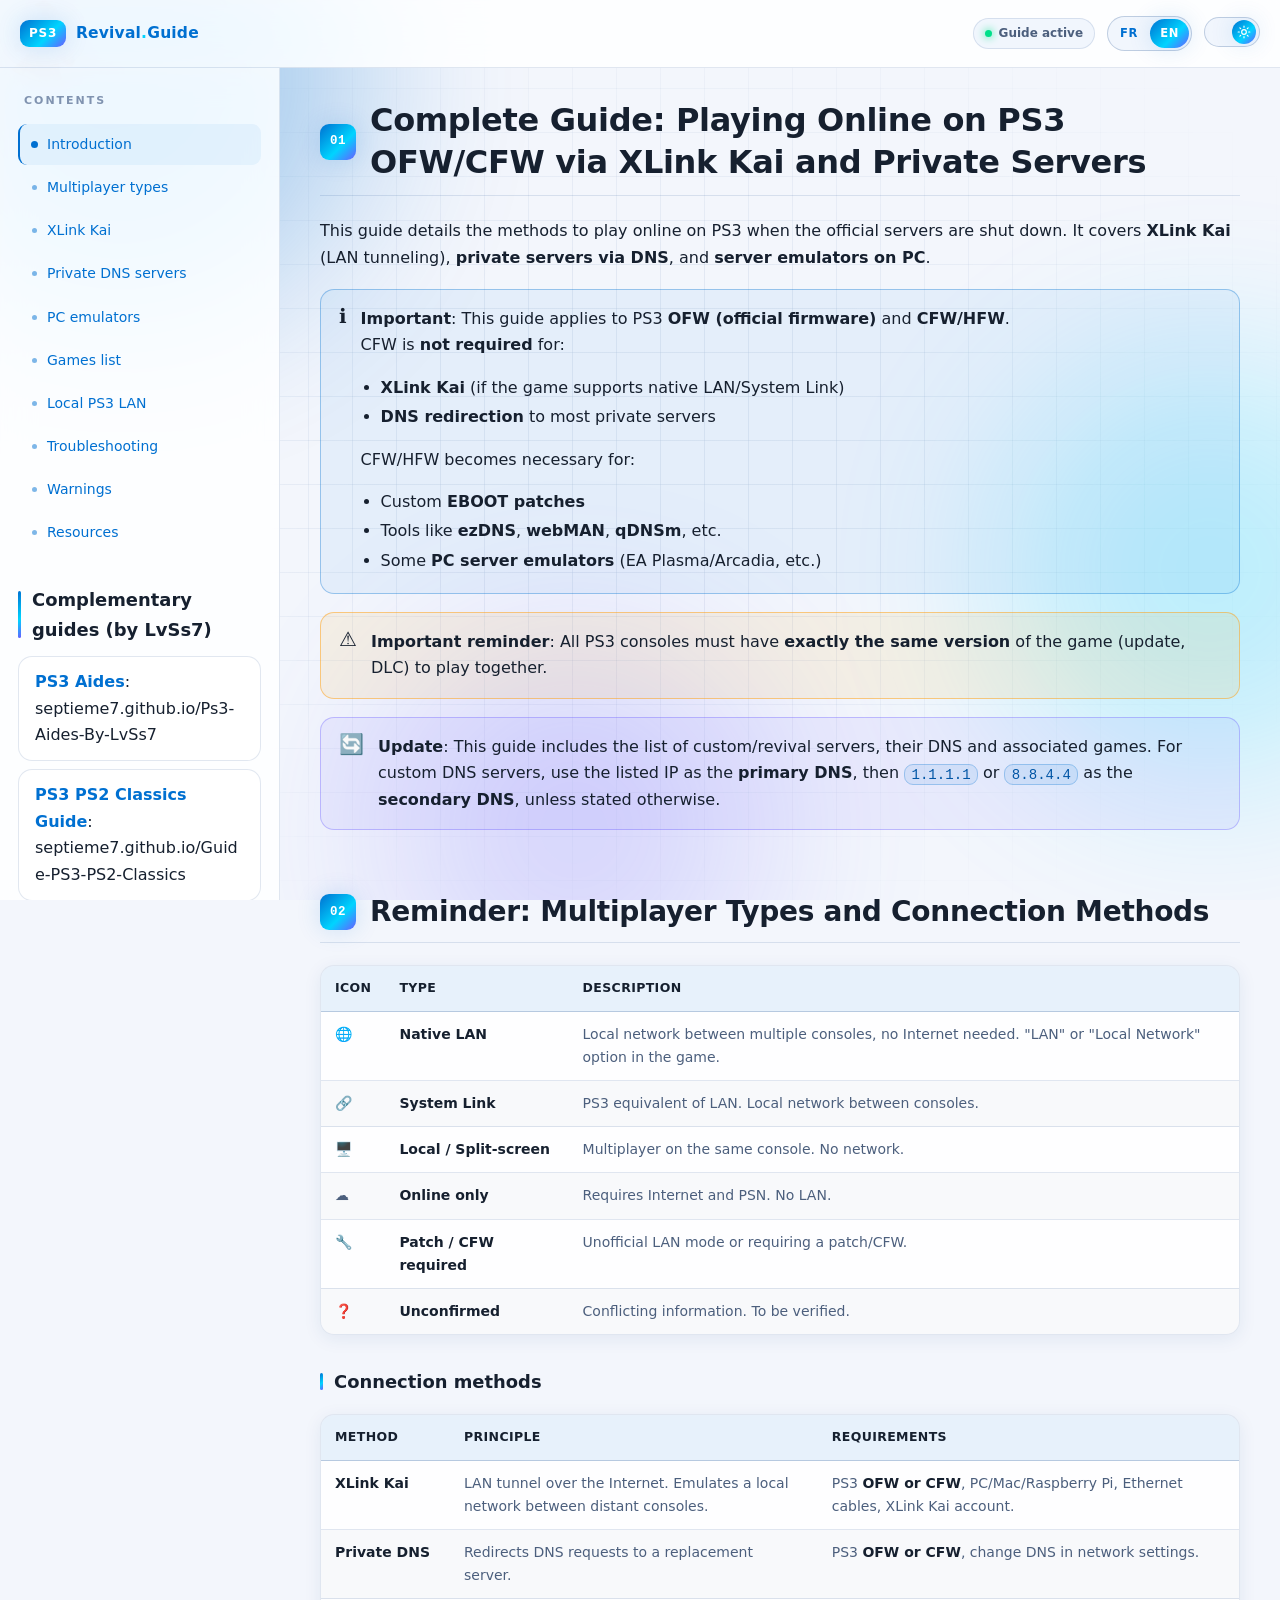
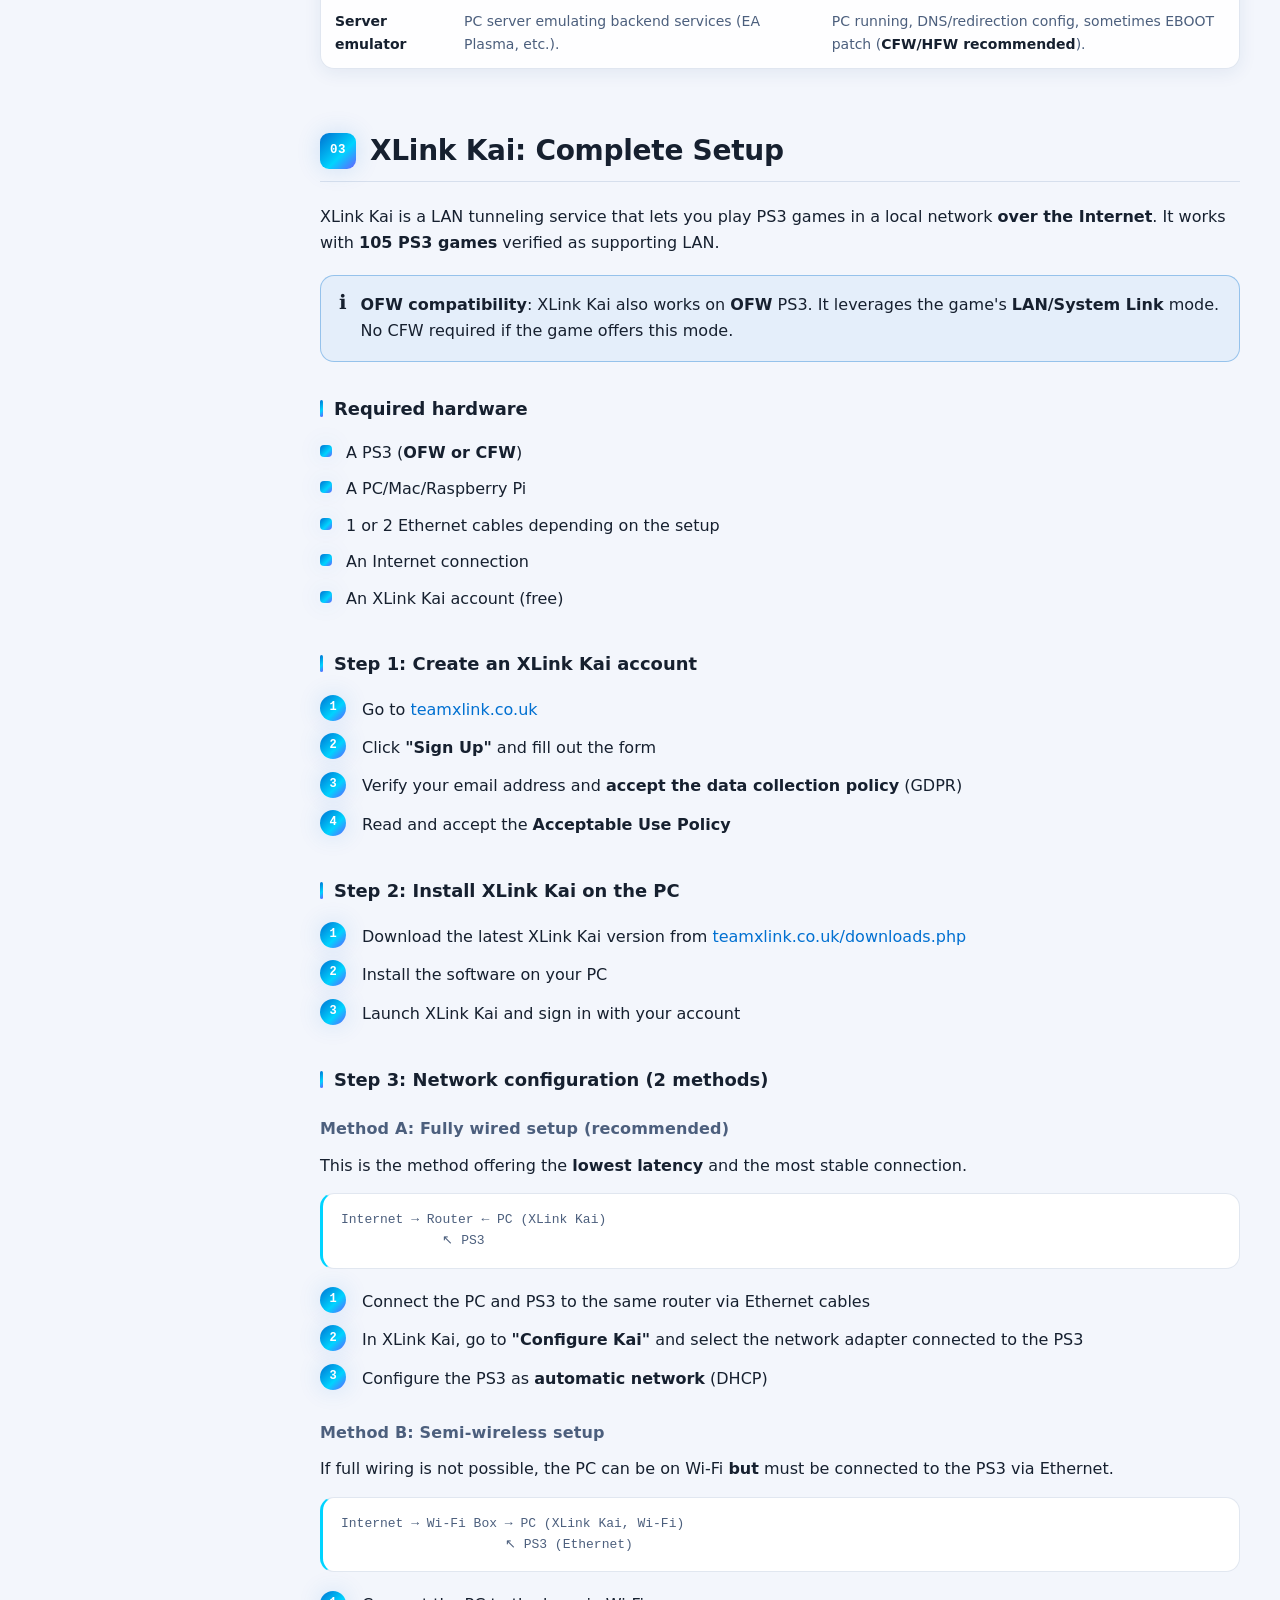
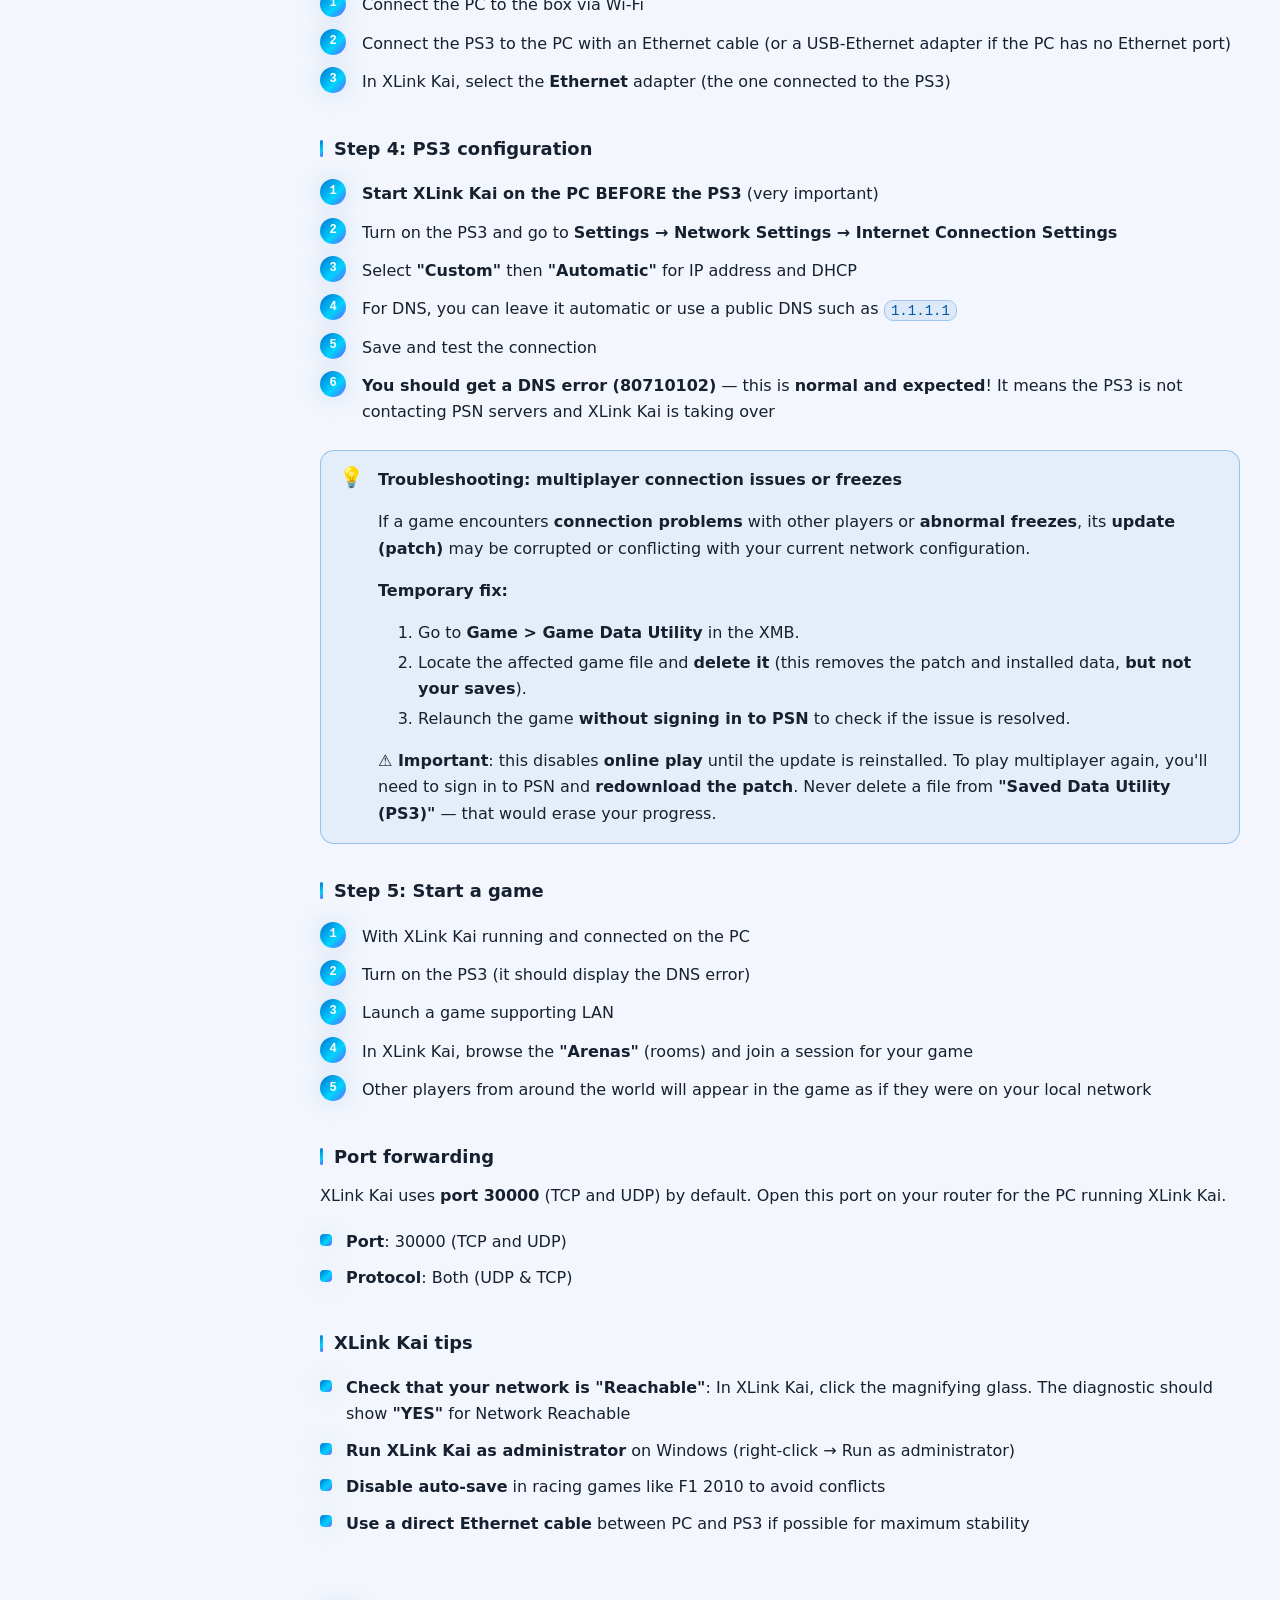
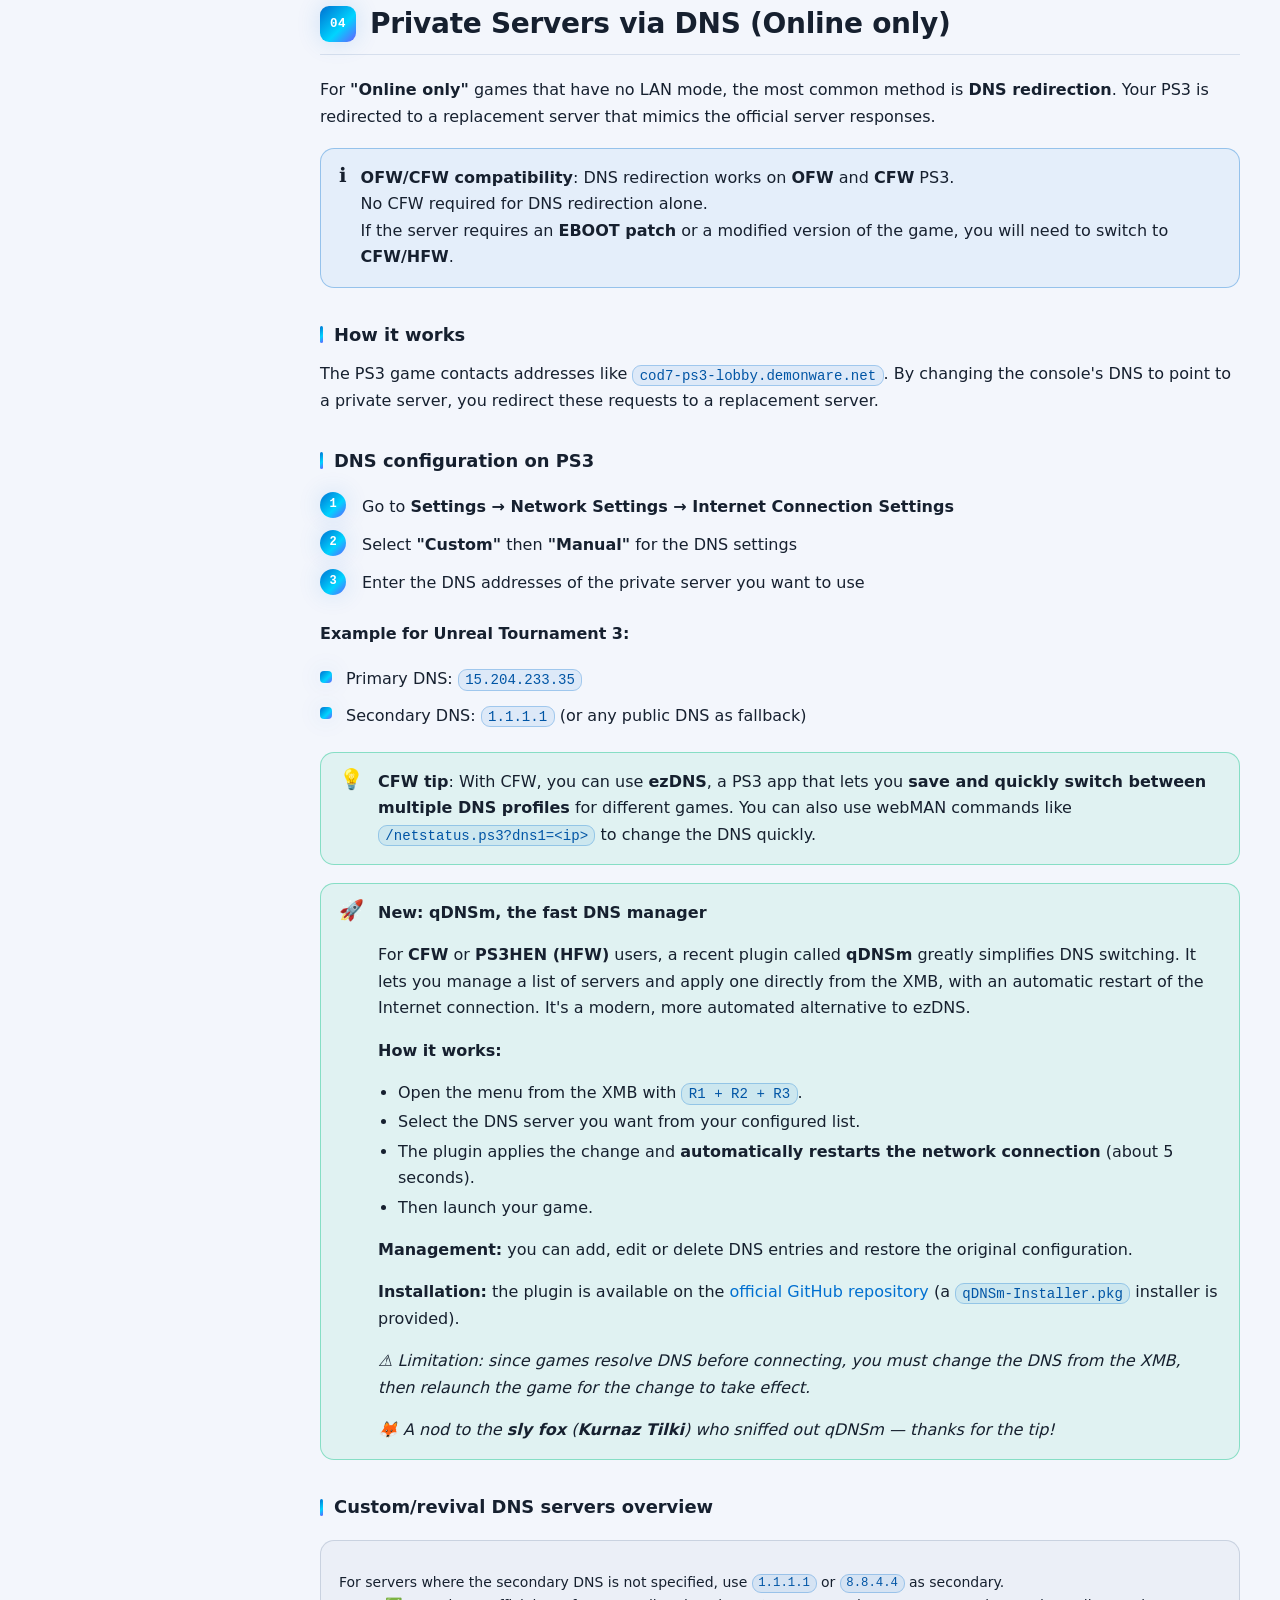
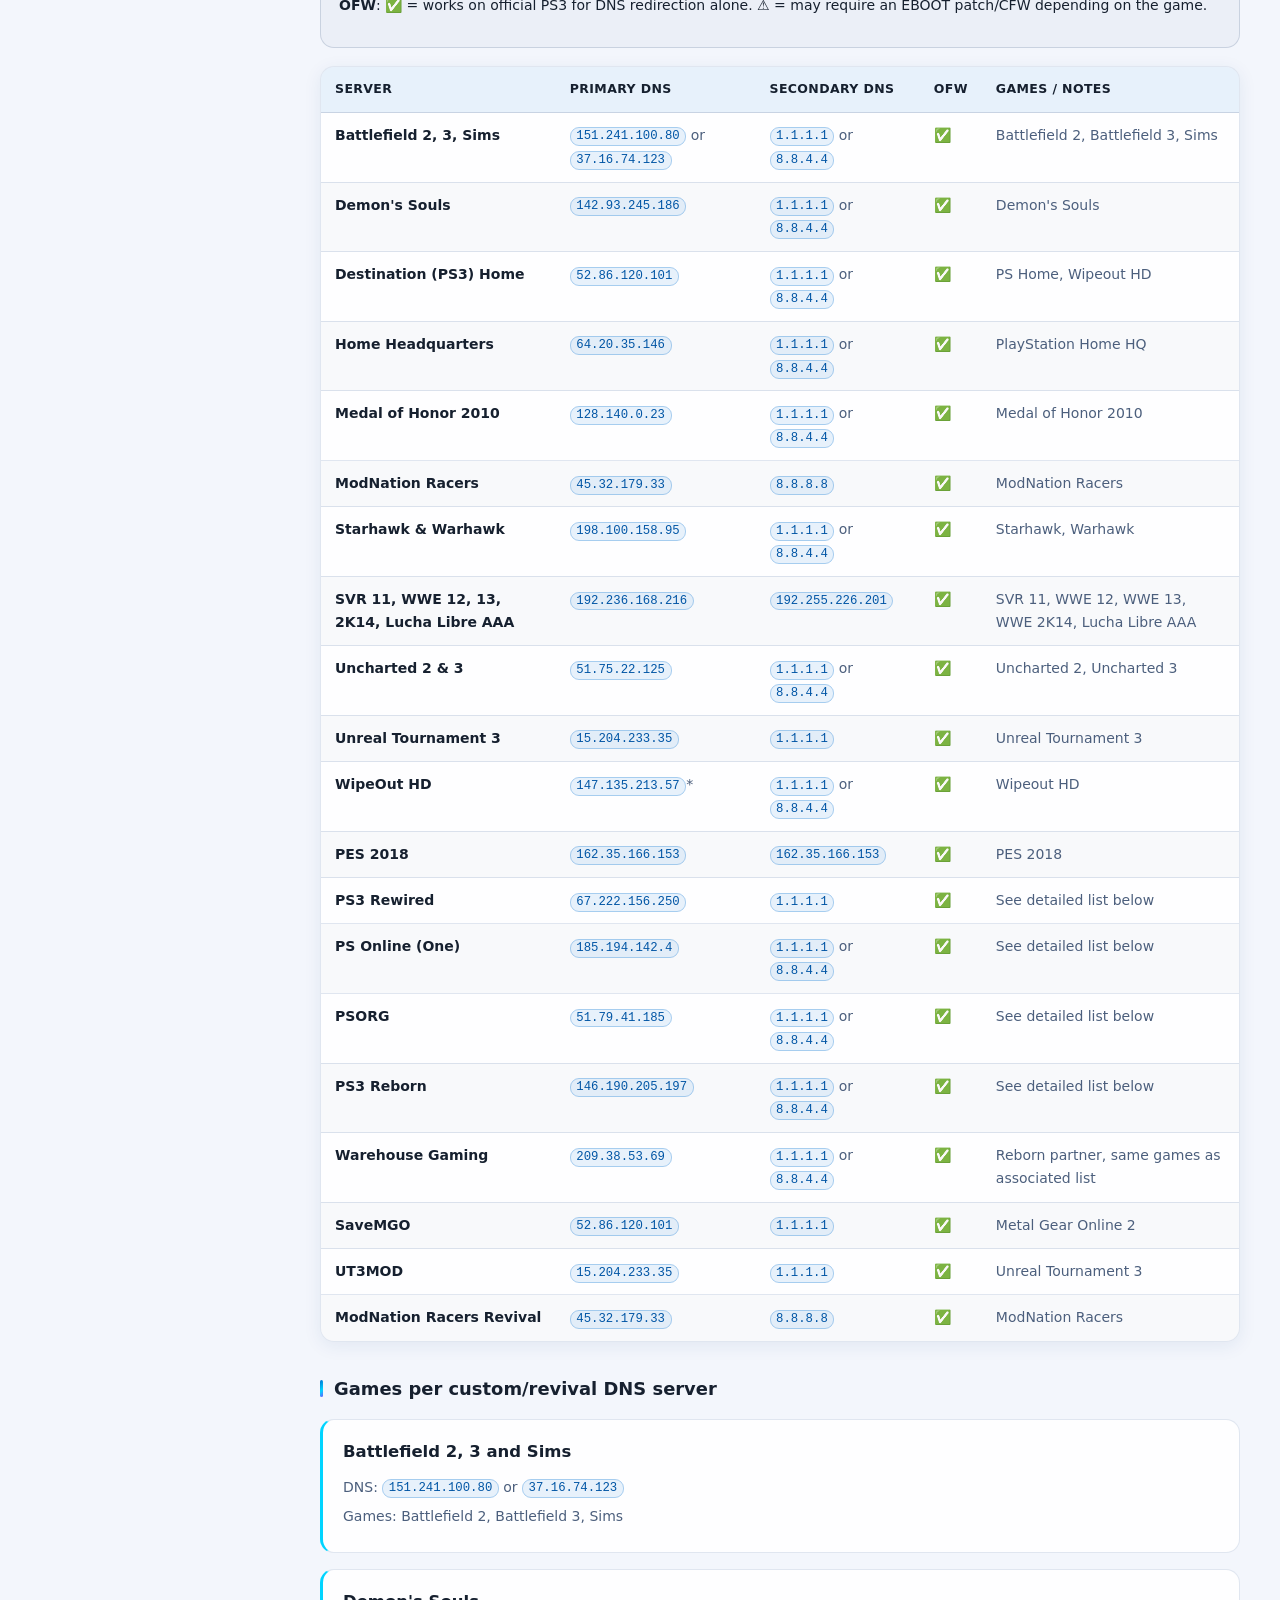
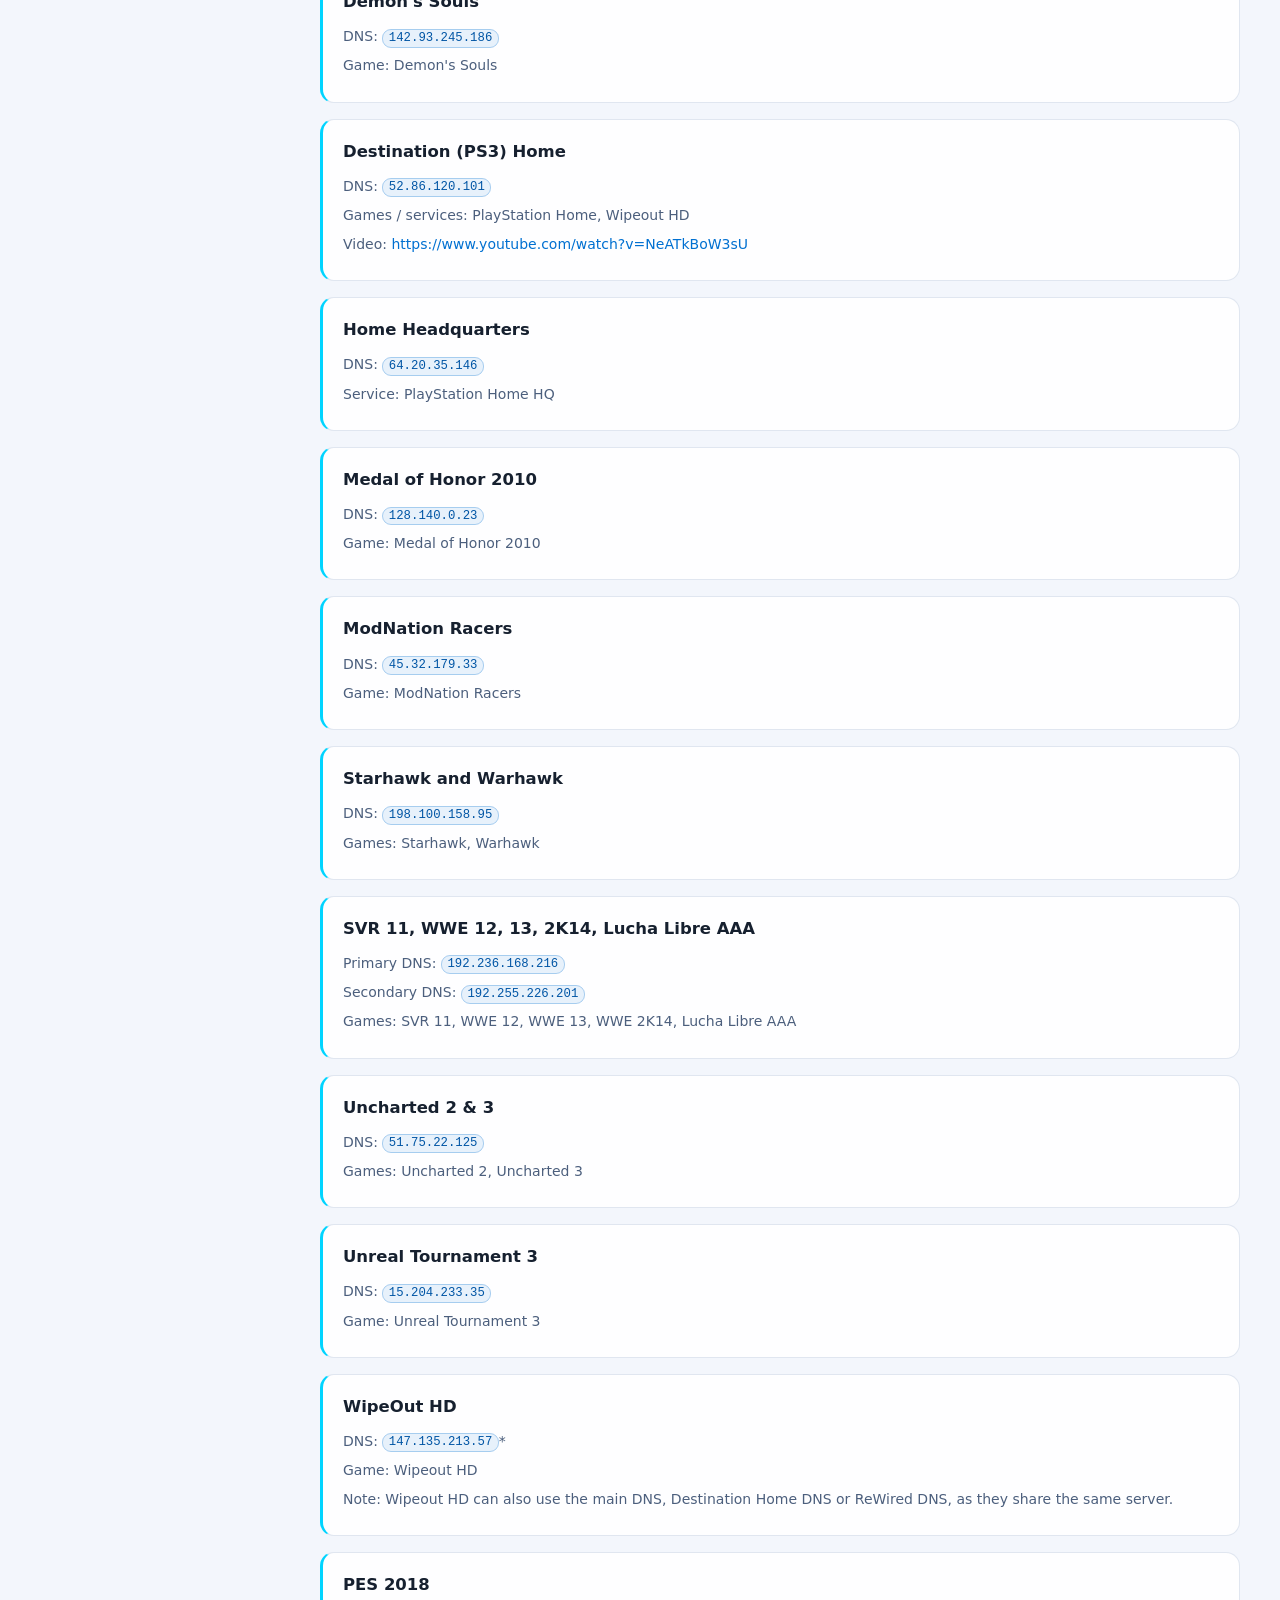
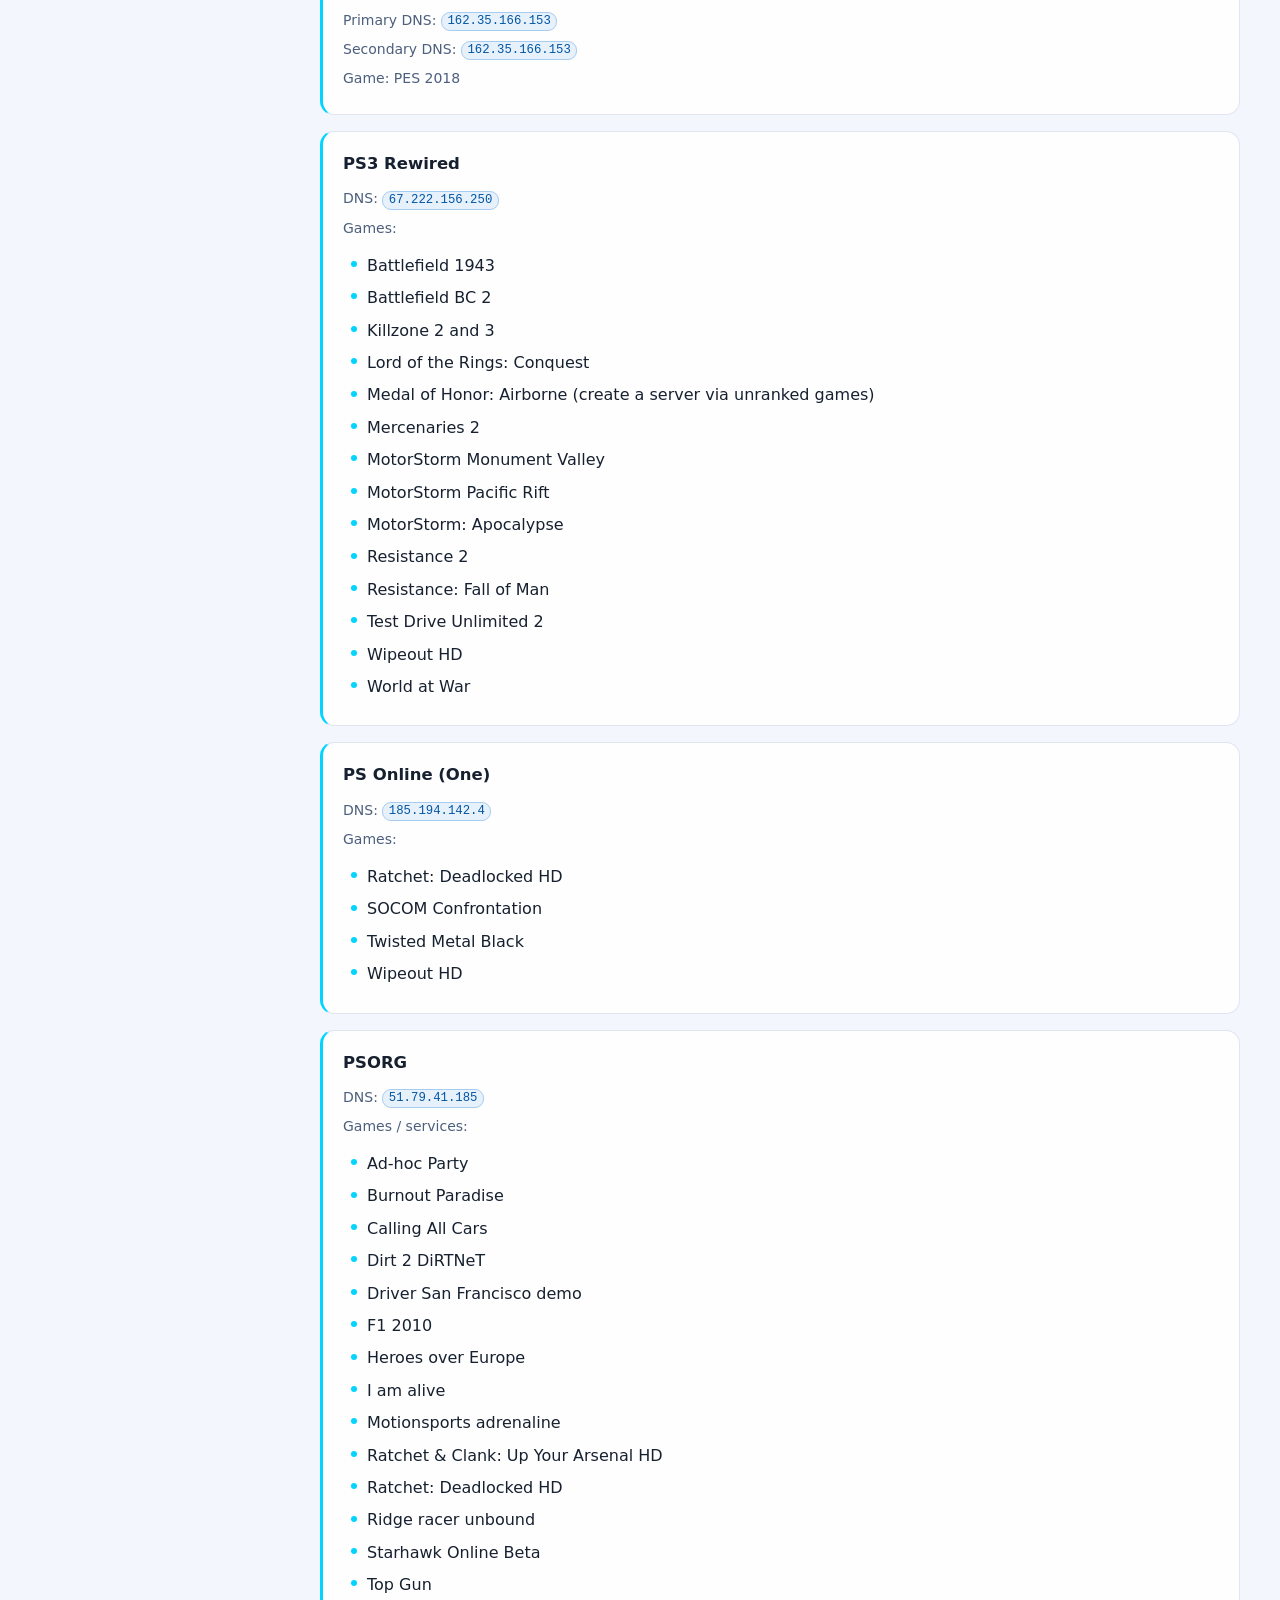
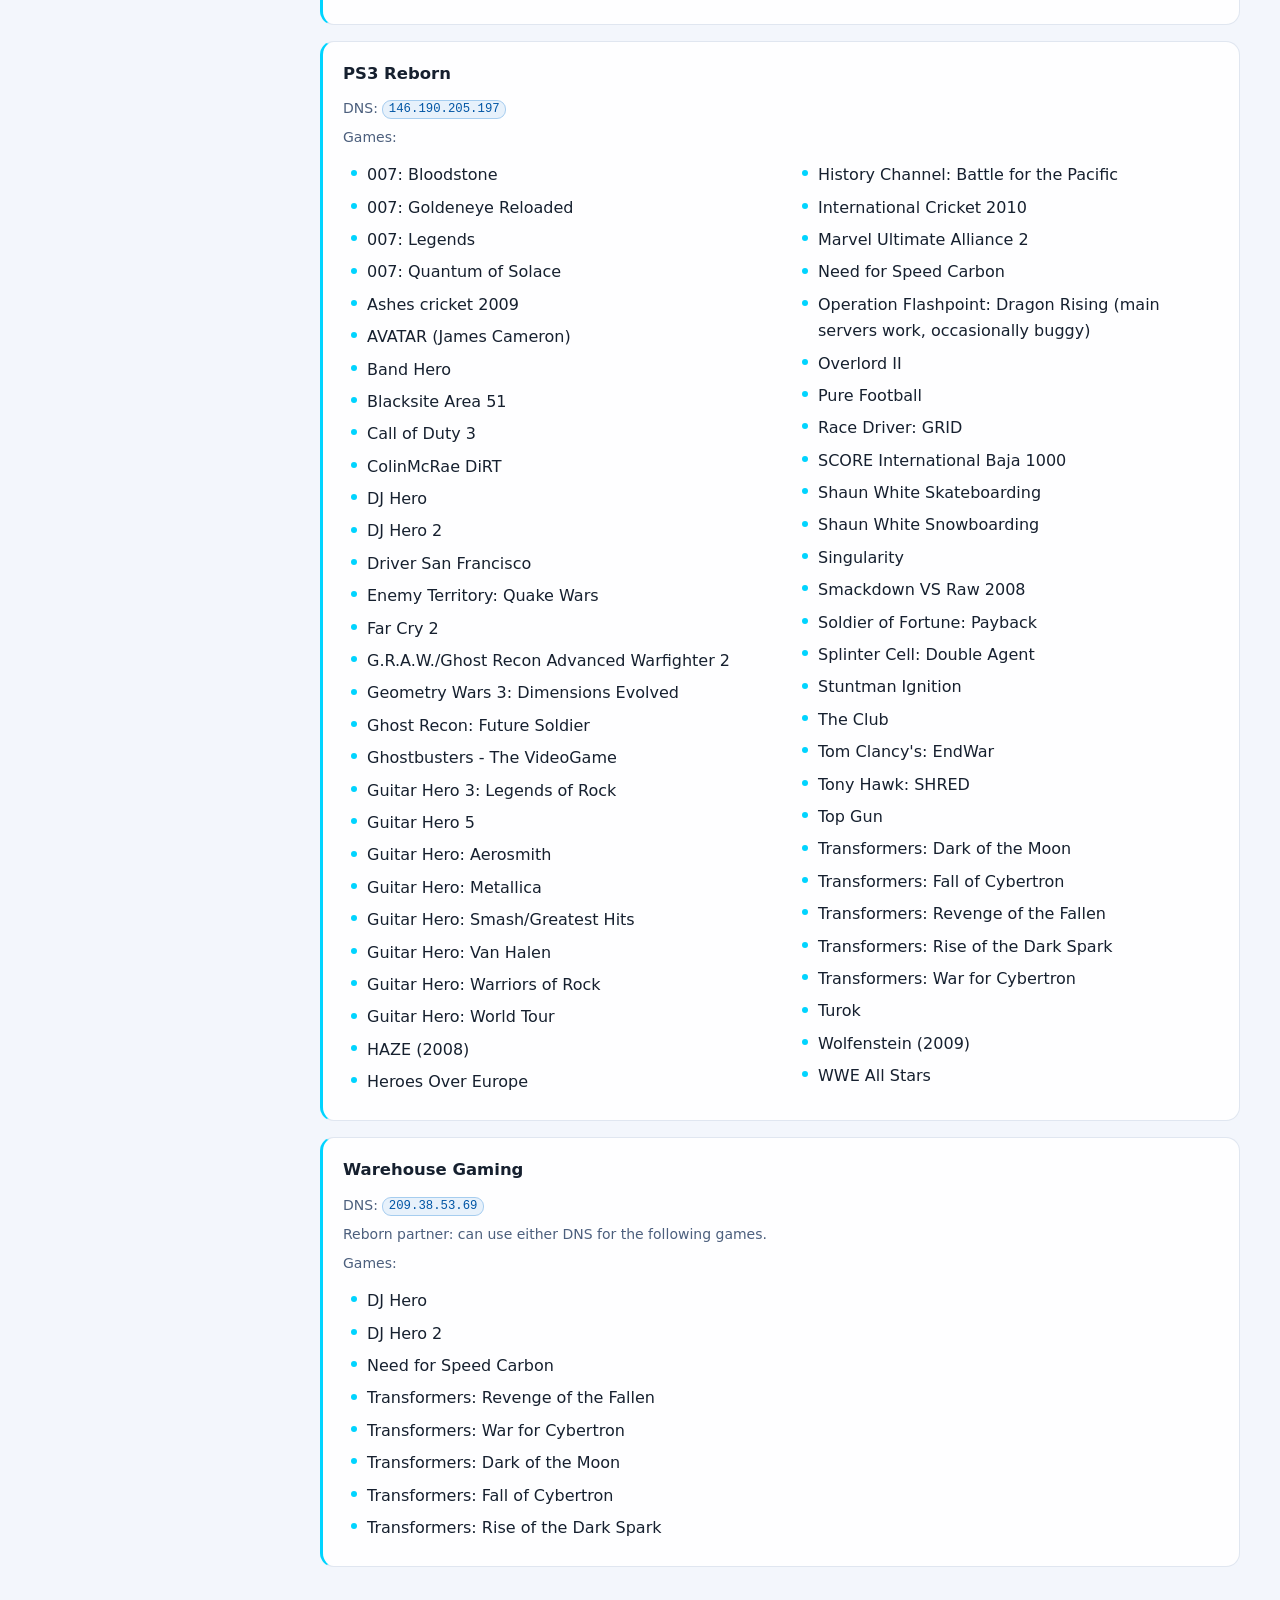
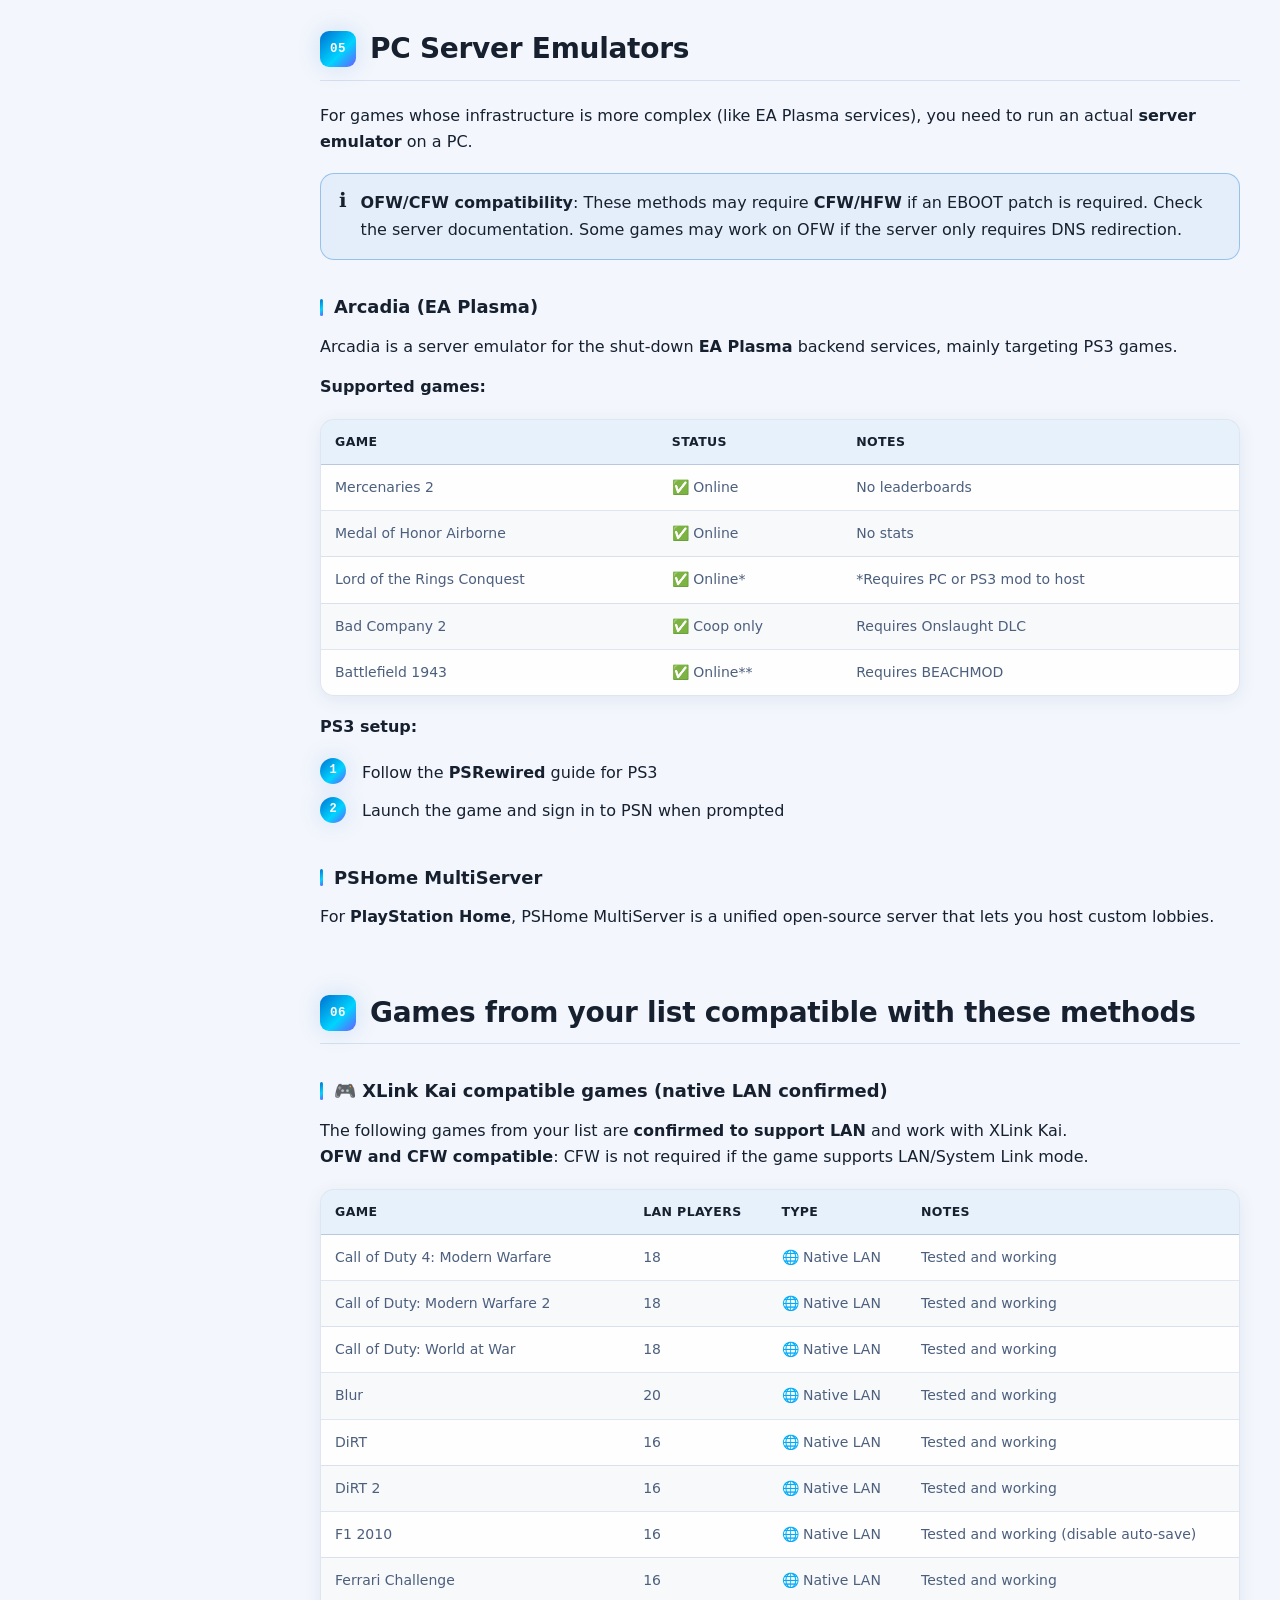
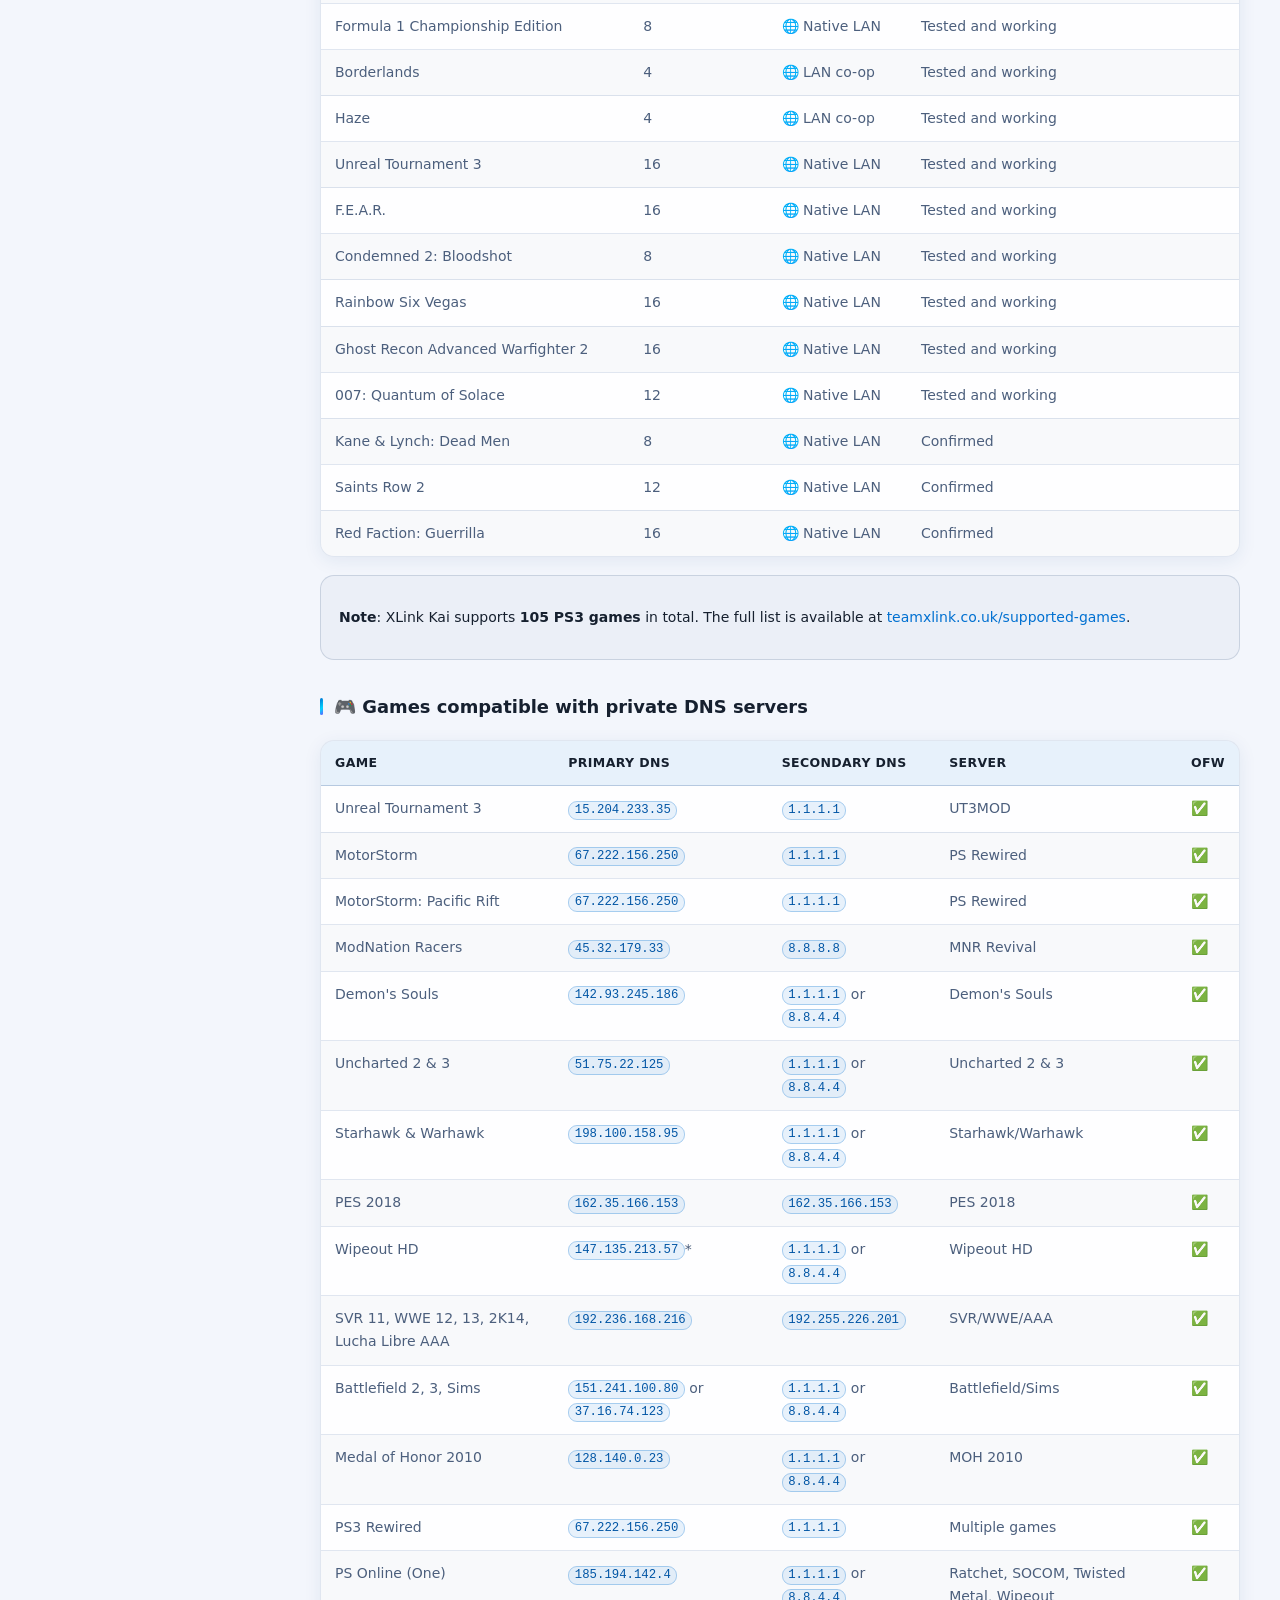
<file: assets/html/en.html>
<!DOCTYPE html>
<html lang="en" data-theme="dark">
<head>
  <meta charset="UTF-8">
  <meta name="viewport" content="width=device-width, initial-scale=1.0, viewport-fit=cover">
  <meta name="theme-color" content="#0a0e1a">
  <title>PS3 Guide — Private Servers &amp; XLink Kai</title>
  <meta name="description" content="Complete OFW/CFW guide: XLink Kai, private DNS servers, PC emulators, troubleshooting and PS3 revival games list.">
  <meta name="author" content="PS3 Revival Community">

  <!-- PWA -->
  <link rel="manifest" href="../../site.webmanifest">
  <meta name="mobile-web-app-capable" content="yes">
  <meta name="apple-mobile-web-app-capable" content="yes">
  <meta name="apple-mobile-web-app-status-bar-style" content="black-translucent">
  <meta name="apple-mobile-web-app-title" content="PS3 Guide">

  <!-- Open Graph -->
  <meta property="og:type" content="website">
  <meta property="og:title" content="PS3 Guide — Private Servers &amp; XLink Kai">
  <meta property="og:description" content="Complete OFW/CFW guide to play online on PS3 again.">
  <meta property="og:locale" content="en_US">
  <meta property="og:locale:alternate" content="fr_FR">

  <!-- Hreflang -->
  <link rel="alternate" hreflang="fr" href="../../index.html">
  <link rel="alternate" hreflang="en" href="./en.html">

  <!-- Favicons (chemins relatifs à /assets/html/) -->
  <link rel="icon" type="image/x-icon" href="../icon/favicon.ico">
  <link rel="icon" type="image/png" sizes="16x16" href="../icon/favicon-16x16.png">
  <link rel="icon" type="image/png" sizes="32x32" href="../icon/favicon-32x32.png">
  <link rel="apple-touch-icon" sizes="180x180" href="../icon/apple-touch-icon.png">
  <link rel="icon" type="image/png" sizes="192x192" href="../icon/android-chrome-192x192.png">
  <link rel="icon" type="image/png" sizes="512x512" href="../icon/android-chrome-512x512.png">

  <link rel="stylesheet" href="../style/style.css">
</head>
<body id="top">

  <!-- 🎾 Bouncing decorative image -->
  <img
    src="../image/border-pattern.png"
    alt=""
    aria-hidden="true"
    id="bouncingImage"
    class="bouncing-image"
  >

  <!-- Background decor -->
  <div class="bg-layer" aria-hidden="true">
    <div class="bg-grid"></div>
    <div class="bg-orb bg-orb--1"></div>
    <div class="bg-orb bg-orb--2"></div>
    <div class="bg-orb bg-orb--3"></div>
  </div>

  <!-- Progress bar -->
  <div class="scroll-progress" aria-hidden="true"><span id="scrollProgressBar"></span></div>

  <!-- Header -->
  <header class="site-header" id="siteHeader">
    <div class="header-inner">
      <button class="menu-toggle" id="menuToggle" aria-label="Open menu" aria-expanded="false">
        <span></span><span></span><span></span>
      </button>

      <a href="#top" class="brand" aria-label="Back to top">
        <span class="brand-badge">PS3</span>
        <span class="brand-text">Revival<span class="brand-dot">.</span>Guide</span>
      </a>

      <div class="header-actions">
        <span class="status-pill" title="Status indicator">
          <span class="status-dot"></span> Guide active
        </span>

        <!-- Language switcher (links) -->
        <div class="lang-switch" role="group" aria-label="Language / Langue">
          <a href="../../index.html" class="lang-btn" aria-label="Français" hreflang="fr">FR</a>
          <span class="lang-btn is-active" aria-current="page" aria-label="English">EN</span>
        </div>

        <button class="theme-toggle" id="themeToggle" aria-label="Toggle theme" aria-pressed="false">
          <span class="theme-toggle__track">
            <span class="theme-toggle__thumb">
              <svg class="ico-sun" viewBox="0 0 24 24" aria-hidden="true"><circle cx="12" cy="12" r="4"/><path d="M12 2v2M12 20v2M4.93 4.93l1.41 1.41M17.66 17.66l1.41 1.41M2 12h2M20 12h2M4.93 19.07l1.41-1.41M17.66 6.34l1.41-1.41"/></svg>
              <svg class="ico-moon" viewBox="0 0 24 24" aria-hidden="true"><path d="M21 12.8A9 9 0 1 1 11.2 3a7 7 0 0 0 9.8 9.8z"/></svg>
            </span>
          </span>
        </button>
      </div>
    </div>
  </header>

  <!-- Sidebar -->
  <aside class="sidebar" id="sidebar" aria-label="Main navigation">
    <nav class="sidebar-inner">
      <p class="sidebar-label">Contents</p>
      <ul class="nav-list">
        <li><a href="#intro" class="nav-link"><span class="nav-bullet"></span>Introduction</a></li>
        <li><a href="#types" class="nav-link"><span class="nav-bullet"></span>Multiplayer types</a></li>
        <li><a href="#xlink-kai" class="nav-link"><span class="nav-bullet"></span>XLink Kai</a></li>
        <li><a href="#dns-prives" class="nav-link"><span class="nav-bullet"></span>Private DNS servers</a></li>
        <li><a href="#emulateurs" class="nav-link"><span class="nav-bullet"></span>PC emulators</a></li>
        <li><a href="#liste-jeux" class="nav-link"><span class="nav-bullet"></span>Games list</a></li>
        <li><a href="#lan-local" class="nav-link"><span class="nav-bullet"></span>Local PS3 LAN</a></li>
        <li><a href="#depannage" class="nav-link"><span class="nav-bullet"></span>Troubleshooting</a></li>
        <li><a href="#avertissements" class="nav-link"><span class="nav-bullet"></span>Warnings</a></li>
        <li><a href="#ressources" class="nav-link"><span class="nav-bullet"></span>Resources</a></li>
      </ul>
	  <h3 class="sub-title">Complementary guides (by LvSs7)</h3>
		<ul class="resource-list">
		  <li><a href="https://septieme7.github.io/Ps3-Aides-By-LvSs7/index.html" target="_blank" rel="noopener"><strong>PS3 Aides</strong>: septieme7.github.io/Ps3-Aides-By-LvSs7</a></li>
		  <li><a href="https://septieme7.github.io/Guide-PS3-PS2-Classics/" target="_blank" rel="noopener"><strong>PS3 PS2 Classics Guide</strong>: septieme7.github.io/Guide-PS3-PS2-Classics</a></li>
		  <li><a href="https://septieme7.github.io/Guide-PS3-Dev-Mohasi/" target="_blank" rel="noopener"><strong>PS3 Dev Mohasi Guide</strong>: septieme7.github.io/Guide-PS3-Dev-Mohasi</a></li>
		</ul>
      <div class="sidebar-foot">
        <span class="sidebar-foot__label">Tip</span>
        <p>Click any <code>DNS</code> address to copy it.</p>
      </div>
    </nav>
  </aside>
  <div class="sidebar-backdrop" id="sidebarBackdrop" hidden></div>

  <!-- Content -->
  <main class="content" id="content">

    <!-- INTRO -->
    <section id="intro" class="section">
      <header class="section-head">
        <span class="section-tag">01</span>
        <h1 class="section-title">Complete Guide: Playing Online on PS3 OFW/CFW via XLink Kai and Private Servers</h1>
      </header>
      <div class="section-body">
        <p>This guide details the methods to play online on PS3 when the official servers are shut down. It covers <strong>XLink Kai</strong> (LAN tunneling), <strong>private servers via DNS</strong>, and <strong>server emulators on PC</strong>.</p>

        <div class="callout callout--info">
          <div class="callout__icon">ℹ️</div>
          <div class="callout__content">
            <p><strong>Important</strong>: This guide applies to PS3 <strong>OFW (official firmware)</strong> and <strong>CFW/HFW</strong>.<br>
            CFW is <strong>not required</strong> for:</p>
            <ul>
              <li><strong>XLink Kai</strong> (if the game supports native LAN/System Link)</li>
              <li><strong>DNS redirection</strong> to most private servers</li>
            </ul>
            <p>CFW/HFW becomes necessary for:</p>
            <ul>
              <li>Custom <strong>EBOOT patches</strong></li>
              <li>Tools like <strong>ezDNS</strong>, <strong>webMAN</strong>, <strong>qDNSm</strong>, etc.</li>
              <li>Some <strong>PC server emulators</strong> (EA Plasma/Arcadia, etc.)</li>
            </ul>
          </div>
        </div>

        <div class="callout callout--warn">
          <div class="callout__icon">⚠️</div>
          <div class="callout__content">
            <p><strong>Important reminder</strong>: All PS3 consoles must have <strong>exactly the same version</strong> of the game (update, DLC) to play together.</p>
          </div>
        </div>

        <div class="callout callout--accent">
          <div class="callout__icon">🔄</div>
          <div class="callout__content">
            <p><strong>Update</strong>: This guide includes the list of custom/revival servers, their DNS and associated games. For custom DNS servers, use the listed IP as the <strong>primary DNS</strong>, then <code>1.1.1.1</code> or <code>8.8.4.4</code> as the <strong>secondary DNS</strong>, unless stated otherwise.</p>
          </div>
        </div>
      </div>
    </section>

    <!-- TYPES -->
    <section id="types" class="section">
      <header class="section-head">
        <span class="section-tag">02</span>
        <h2 class="section-title">Reminder: Multiplayer Types and Connection Methods</h2>
      </header>
      <div class="section-body">
        <div class="table-wrap">
          <table>
            <thead><tr><th>Icon</th><th>Type</th><th>Description</th></tr></thead>
            <tbody>
              <tr><td>🌐</td><td><strong>Native LAN</strong></td><td>Local network between multiple consoles, no Internet needed. "LAN" or "Local Network" option in the game.</td></tr>
              <tr><td>🔗</td><td><strong>System Link</strong></td><td>PS3 equivalent of LAN. Local network between consoles.</td></tr>
              <tr><td>🖥️</td><td><strong>Local / Split-screen</strong></td><td>Multiplayer on the same console. No network.</td></tr>
              <tr><td>☁️</td><td><strong>Online only</strong></td><td>Requires Internet and PSN. No LAN.</td></tr>
              <tr><td>🔧</td><td><strong>Patch / CFW required</strong></td><td>Unofficial LAN mode or requiring a patch/CFW.</td></tr>
              <tr><td>❓</td><td><strong>Unconfirmed</strong></td><td>Conflicting information. To be verified.</td></tr>
            </tbody>
          </table>
        </div>

        <h3 class="sub-title">Connection methods</h3>
        <div class="table-wrap">
          <table>
            <thead><tr><th>Method</th><th>Principle</th><th>Requirements</th></tr></thead>
            <tbody>
              <tr><td><strong>XLink Kai</strong></td><td>LAN tunnel over the Internet. Emulates a local network between distant consoles.</td><td>PS3 <strong>OFW or CFW</strong>, PC/Mac/Raspberry Pi, Ethernet cables, XLink Kai account.</td></tr>
              <tr><td><strong>Private DNS</strong></td><td>Redirects DNS requests to a replacement server.</td><td>PS3 <strong>OFW or CFW</strong>, change DNS in network settings.</td></tr>
              <tr><td><strong>Server emulator</strong></td><td>PC server emulating backend services (EA Plasma, etc.).</td><td>PC running, DNS/redirection config, sometimes EBOOT patch (<strong>CFW/HFW recommended</strong>).</td></tr>
            </tbody>
          </table>
        </div>
      </div>
    </section>

    <!-- XLINK KAI -->
    <section id="xlink-kai" class="section">
      <header class="section-head">
        <span class="section-tag">03</span>
        <h2 class="section-title">XLink Kai: Complete Setup</h2>
      </header>
      <div class="section-body">
        <p>XLink Kai is a LAN tunneling service that lets you play PS3 games in a local network <strong>over the Internet</strong>. It works with <strong>105 PS3 games</strong> verified as supporting LAN.</p>

        <div class="callout callout--info">
          <div class="callout__icon">ℹ️</div>
          <div class="callout__content">
            <p><strong>OFW compatibility</strong>: XLink Kai also works on <strong>OFW</strong> PS3. It leverages the game's <strong>LAN/System Link</strong> mode. No CFW required if the game offers this mode.</p>
          </div>
        </div>

        <h3 class="sub-title">Required hardware</h3>
        <ul class="checklist">
          <li>A PS3 (<strong>OFW or CFW</strong>)</li>
          <li>A PC/Mac/Raspberry Pi</li>
          <li>1 or 2 Ethernet cables depending on the setup</li>
          <li>An Internet connection</li>
          <li>An XLink Kai account (free)</li>
        </ul>

        <h3 class="sub-title">Step 1: Create an XLink Kai account</h3>
        <ol class="steps">
          <li>Go to <a href="https://teamxlink.co.uk" target="_blank" rel="noopener">teamxlink.co.uk</a></li>
          <li>Click <strong>"Sign Up"</strong> and fill out the form</li>
          <li>Verify your email address and <strong>accept the data collection policy</strong> (GDPR)</li>
          <li>Read and accept the <strong>Acceptable Use Policy</strong></li>
        </ol>

        <h3 class="sub-title">Step 2: Install XLink Kai on the PC</h3>
        <ol class="steps">
          <li>Download the latest XLink Kai version from <a href="https://teamxlink.co.uk/downloads.php" target="_blank" rel="noopener">teamxlink.co.uk/downloads.php</a></li>
          <li>Install the software on your PC</li>
          <li>Launch XLink Kai and sign in with your account</li>
        </ol>

        <h3 class="sub-title">Step 3: Network configuration (2 methods)</h3>

        <h4 class="sub-sub-title">Method A: Fully wired setup (recommended)</h4>
        <p>This is the method offering the <strong>lowest latency</strong> and the most stable connection.</p>
        <pre class="diagram">Internet → Router ← PC (XLink Kai)
             ↖ PS3</pre>
        <ol class="steps">
          <li>Connect the PC and PS3 to the same router via Ethernet cables</li>
          <li>In XLink Kai, go to <strong>"Configure Kai"</strong> and select the network adapter connected to the PS3</li>
          <li>Configure the PS3 as <strong>automatic network</strong> (DHCP)</li>
        </ol>

        <h4 class="sub-sub-title">Method B: Semi-wireless setup</h4>
        <p>If full wiring is not possible, the PC can be on Wi-Fi <strong>but</strong> must be connected to the PS3 via Ethernet.</p>
        <pre class="diagram">Internet → Wi-Fi Box → PC (XLink Kai, Wi-Fi)
                     ↖ PS3 (Ethernet)</pre>
        <ol class="steps">
          <li>Connect the PC to the box via Wi-Fi</li>
          <li>Connect the PS3 to the PC with an Ethernet cable (or a USB-Ethernet adapter if the PC has no Ethernet port)</li>
          <li>In XLink Kai, select the <strong>Ethernet</strong> adapter (the one connected to the PS3)</li>
        </ol>

        <h3 class="sub-title">Step 4: PS3 configuration</h3>
        <ol class="steps">
          <li><strong>Start XLink Kai on the PC BEFORE the PS3</strong> (very important)</li>
          <li>Turn on the PS3 and go to <strong>Settings → Network Settings → Internet Connection Settings</strong></li>
          <li>Select <strong>"Custom"</strong> then <strong>"Automatic"</strong> for IP address and DHCP</li>
          <li>For DNS, you can leave it automatic or use a public DNS such as <code class="dns">1.1.1.1</code></li>
          <li>Save and test the connection</li>
          <li><strong>You should get a DNS error (80710102)</strong> — this is <strong>normal and expected</strong>! It means the PS3 is not contacting PSN servers and XLink Kai is taking over</li>
        </ol>

        <div class="callout callout--info">
          <div class="callout__icon">💡</div>
          <div class="callout__content">
            <p><strong>Troubleshooting: multiplayer connection issues or freezes</strong></p>
            <p>If a game encounters <strong>connection problems</strong> with other players or <strong>abnormal freezes</strong>, its <strong>update (patch)</strong> may be corrupted or conflicting with your current network configuration.</p>
            <p><strong>Temporary fix:</strong></p>
            <ol>
              <li>Go to <strong>Game &gt; Game Data Utility</strong> in the XMB.</li>
              <li>Locate the affected game file and <strong>delete it</strong> (this removes the patch and installed data, <strong>but not your saves</strong>).</li>
              <li>Relaunch the game <strong>without signing in to PSN</strong> to check if the issue is resolved.</li>
            </ol>
            <p><strong>⚠️ Important</strong>: this disables <strong>online play</strong> until the update is reinstalled. To play multiplayer again, you'll need to sign in to PSN and <strong>redownload the patch</strong>. Never delete a file from <strong>"Saved Data Utility (PS3)"</strong> — that would erase your progress.</p>
          </div>
        </div>

        <h3 class="sub-title">Step 5: Start a game</h3>
        <ol class="steps">
          <li>With XLink Kai running and connected on the PC</li>
          <li>Turn on the PS3 (it should display the DNS error)</li>
          <li>Launch a game supporting LAN</li>
          <li>In XLink Kai, browse the <strong>"Arenas"</strong> (rooms) and join a session for your game</li>
          <li>Other players from around the world will appear in the game as if they were on your local network</li>
        </ol>

        <h3 class="sub-title">Port forwarding</h3>
        <p>XLink Kai uses <strong>port 30000</strong> (TCP and UDP) by default. Open this port on your router for the PC running XLink Kai.</p>
        <ul class="checklist">
          <li><strong>Port</strong>: 30000 (TCP and UDP)</li>
          <li><strong>Protocol</strong>: Both (UDP &amp; TCP)</li>
        </ul>

        <h3 class="sub-title">XLink Kai tips</h3>
        <ul class="checklist">
          <li><strong>Check that your network is "Reachable"</strong>: In XLink Kai, click the magnifying glass. The diagnostic should show <strong>"YES"</strong> for Network Reachable</li>
          <li><strong>Run XLink Kai as administrator</strong> on Windows (right-click → Run as administrator)</li>
          <li><strong>Disable auto-save</strong> in racing games like F1 2010 to avoid conflicts</li>
          <li><strong>Use a direct Ethernet cable</strong> between PC and PS3 if possible for maximum stability</li>
        </ul>
      </div>
    </section>

    <!-- DNS PRIVES -->
    <section id="dns-prives" class="section">
      <header class="section-head">
        <span class="section-tag">04</span>
        <h2 class="section-title">Private Servers via DNS (Online only)</h2>
      </header>
      <div class="section-body">
        <p>For <strong>"Online only"</strong> games that have no LAN mode, the most common method is <strong>DNS redirection</strong>. Your PS3 is redirected to a replacement server that mimics the official server responses.</p>

        <div class="callout callout--info">
          <div class="callout__icon">ℹ️</div>
          <div class="callout__content">
            <p><strong>OFW/CFW compatibility</strong>: DNS redirection works on <strong>OFW</strong> and <strong>CFW</strong> PS3.<br>
            No CFW required for DNS redirection alone.<br>
            If the server requires an <strong>EBOOT patch</strong> or a modified version of the game, you will need to switch to <strong>CFW/HFW</strong>.</p>
          </div>
        </div>

        <h3 class="sub-title">How it works</h3>
        <p>The PS3 game contacts addresses like <code>cod7-ps3-lobby.demonware.net</code>. By changing the console's DNS to point to a private server, you redirect these requests to a replacement server.</p>

        <h3 class="sub-title">DNS configuration on PS3</h3>
        <ol class="steps">
          <li>Go to <strong>Settings → Network Settings → Internet Connection Settings</strong></li>
          <li>Select <strong>"Custom"</strong> then <strong>"Manual"</strong> for the DNS settings</li>
          <li>Enter the DNS addresses of the private server you want to use</li>
        </ol>

        <p><strong>Example for Unreal Tournament 3:</strong></p>
        <ul class="checklist">
          <li>Primary DNS: <code class="dns">15.204.233.35</code></li>
          <li>Secondary DNS: <code class="dns">1.1.1.1</code> (or any public DNS as fallback)</li>
        </ul>

        <div class="callout callout--tip">
          <div class="callout__icon">💡</div>
          <div class="callout__content">
            <p><strong>CFW tip</strong>: With CFW, you can use <strong>ezDNS</strong>, a PS3 app that lets you <strong>save and quickly switch between multiple DNS profiles</strong> for different games. You can also use webMAN commands like <code>/netstatus.ps3?dns1=&lt;ip&gt;</code> to change the DNS quickly.</p>
          </div>
        </div>

        <div class="callout callout--tip">
          <div class="callout__icon">🚀</div>
          <div class="callout__content">
            <p><strong>New: qDNSm, the fast DNS manager</strong></p>
            <p>For <strong>CFW</strong> or <strong>PS3HEN (HFW)</strong> users, a recent plugin called <strong>qDNSm</strong> greatly simplifies DNS switching. It lets you manage a list of servers and apply one directly from the XMB, with an automatic restart of the Internet connection. It's a modern, more automated alternative to ezDNS.</p>
            <p><strong>How it works:</strong></p>
            <ul>
              <li>Open the menu from the XMB with <code>R1 + R2 + R3</code>.</li>
              <li>Select the DNS server you want from your configured list.</li>
              <li>The plugin applies the change and <strong>automatically restarts the network connection</strong> (about 5 seconds).</li>
              <li>Then launch your game.</li>
            </ul>
            <p><strong>Management:</strong> you can add, edit or delete DNS entries and restore the original configuration.</p>
            <p><strong>Installation:</strong> the plugin is available on the <a href="https://github.com/Tha14/qDNSm" target="_blank" rel="noopener">official GitHub repository</a> (a <code>qDNSm-Installer.pkg</code> installer is provided).</p>
            <p><em>⚠️ Limitation: since games resolve DNS before connecting, you must change the DNS from the XMB, then relaunch the game for the change to take effect.</em></p>
			<p><em>🦊 A nod to the <strong>sly fox</strong> (<strong>Kurnaz Tilki</strong>) who sniffed out qDNSm — thanks for the tip!</em></p>
          </div>
        </div>

        <h3 class="sub-title">Custom/revival DNS servers overview</h3>
        <div class="callout callout--note">
          <p>For servers where the secondary DNS is not specified, use <code>1.1.1.1</code> or <code>8.8.4.4</code> as secondary.<br>
          <strong>OFW</strong>: ✅ = works on official PS3 for DNS redirection alone. ⚠️ = may require an EBOOT patch/CFW depending on the game.</p>
        </div>

        <div class="table-wrap">
          <table>
            <thead>
              <tr><th>Server</th><th>Primary DNS</th><th>Secondary DNS</th><th>OFW</th><th>Games / Notes</th></tr>
            </thead>
            <tbody>
              <tr><td><strong>Battlefield 2, 3, Sims</strong></td><td><code class="dns">151.241.100.80</code> or <code class="dns">37.16.74.123</code></td><td><code class="dns">1.1.1.1</code> or <code class="dns">8.8.4.4</code></td><td>✅</td><td>Battlefield 2, Battlefield 3, Sims</td></tr>
              <tr><td><strong>Demon's Souls</strong></td><td><code class="dns">142.93.245.186</code></td><td><code class="dns">1.1.1.1</code> or <code class="dns">8.8.4.4</code></td><td>✅</td><td>Demon's Souls</td></tr>
              <tr><td><strong>Destination (PS3) Home</strong></td><td><code class="dns">52.86.120.101</code></td><td><code class="dns">1.1.1.1</code> or <code class="dns">8.8.4.4</code></td><td>✅</td><td>PS Home, Wipeout HD</td></tr>
              <tr><td><strong>Home Headquarters</strong></td><td><code class="dns">64.20.35.146</code></td><td><code class="dns">1.1.1.1</code> or <code class="dns">8.8.4.4</code></td><td>✅</td><td>PlayStation Home HQ</td></tr>
              <tr><td><strong>Medal of Honor 2010</strong></td><td><code class="dns">128.140.0.23</code></td><td><code class="dns">1.1.1.1</code> or <code class="dns">8.8.4.4</code></td><td>✅</td><td>Medal of Honor 2010</td></tr>
              <tr><td><strong>ModNation Racers</strong></td><td><code class="dns">45.32.179.33</code></td><td><code class="dns">8.8.8.8</code></td><td>✅</td><td>ModNation Racers</td></tr>
              <tr><td><strong>Starhawk &amp; Warhawk</strong></td><td><code class="dns">198.100.158.95</code></td><td><code class="dns">1.1.1.1</code> or <code class="dns">8.8.4.4</code></td><td>✅</td><td>Starhawk, Warhawk</td></tr>
              <tr><td><strong>SVR 11, WWE 12, 13, 2K14, Lucha Libre AAA</strong></td><td><code class="dns">192.236.168.216</code></td><td><code class="dns">192.255.226.201</code></td><td>✅</td><td>SVR 11, WWE 12, WWE 13, WWE 2K14, Lucha Libre AAA</td></tr>
              <tr><td><strong>Uncharted 2 &amp; 3</strong></td><td><code class="dns">51.75.22.125</code></td><td><code class="dns">1.1.1.1</code> or <code class="dns">8.8.4.4</code></td><td>✅</td><td>Uncharted 2, Uncharted 3</td></tr>
              <tr><td><strong>Unreal Tournament 3</strong></td><td><code class="dns">15.204.233.35</code></td><td><code class="dns">1.1.1.1</code></td><td>✅</td><td>Unreal Tournament 3</td></tr>
              <tr><td><strong>WipeOut HD</strong></td><td><code class="dns">147.135.213.57</code>*</td><td><code class="dns">1.1.1.1</code> or <code class="dns">8.8.4.4</code></td><td>✅</td><td>Wipeout HD</td></tr>
              <tr><td><strong>PES 2018</strong></td><td><code class="dns">162.35.166.153</code></td><td><code class="dns">162.35.166.153</code></td><td>✅</td><td>PES 2018</td></tr>
              <tr><td><strong>PS3 Rewired</strong></td><td><code class="dns">67.222.156.250</code></td><td><code class="dns">1.1.1.1</code></td><td>✅</td><td>See detailed list below</td></tr>
              <tr><td><strong>PS Online (One)</strong></td><td><code class="dns">185.194.142.4</code></td><td><code class="dns">1.1.1.1</code> or <code class="dns">8.8.4.4</code></td><td>✅</td><td>See detailed list below</td></tr>
              <tr><td><strong>PSORG</strong></td><td><code class="dns">51.79.41.185</code></td><td><code class="dns">1.1.1.1</code> or <code class="dns">8.8.4.4</code></td><td>✅</td><td>See detailed list below</td></tr>
              <tr><td><strong>PS3 Reborn</strong></td><td><code class="dns">146.190.205.197</code></td><td><code class="dns">1.1.1.1</code> or <code class="dns">8.8.4.4</code></td><td>✅</td><td>See detailed list below</td></tr>
              <tr><td><strong>Warehouse Gaming</strong></td><td><code class="dns">209.38.53.69</code></td><td><code class="dns">1.1.1.1</code> or <code class="dns">8.8.4.4</code></td><td>✅</td><td>Reborn partner, same games as associated list</td></tr>
              <tr><td><strong>SaveMGO</strong></td><td><code class="dns">52.86.120.101</code></td><td><code class="dns">1.1.1.1</code></td><td>✅</td><td>Metal Gear Online 2</td></tr>
              <tr><td><strong>UT3MOD</strong></td><td><code class="dns">15.204.233.35</code></td><td><code class="dns">1.1.1.1</code></td><td>✅</td><td>Unreal Tournament 3</td></tr>
              <tr><td><strong>ModNation Racers Revival</strong></td><td><code class="dns">45.32.179.33</code></td><td><code class="dns">8.8.8.8</code></td><td>✅</td><td>ModNation Racers</td></tr>
            </tbody>
          </table>
        </div>

        <h3 class="sub-title">Games per custom/revival DNS server</h3>

        <div class="server-card">
          <h4>Battlefield 2, 3 and Sims</h4>
          <p>DNS: <code class="dns">151.241.100.80</code> or <code class="dns">37.16.74.123</code></p>
          <p>Games: Battlefield 2, Battlefield 3, Sims</p>
        </div>

        <div class="server-card">
          <h4>Demon's Souls</h4>
          <p>DNS: <code class="dns">142.93.245.186</code></p>
          <p>Game: Demon's Souls</p>
        </div>

        <div class="server-card">
          <h4>Destination (PS3) Home</h4>
          <p>DNS: <code class="dns">52.86.120.101</code></p>
          <p>Games / services: PlayStation Home, Wipeout HD</p>
          <p>Video: <a href="https://www.youtube.com/watch?v=NeATkBoW3sU" target="_blank" rel="noopener">https://www.youtube.com/watch?v=NeATkBoW3sU</a></p>
        </div>

        <div class="server-card">
          <h4>Home Headquarters</h4>
          <p>DNS: <code class="dns">64.20.35.146</code></p>
          <p>Service: PlayStation Home HQ</p>
        </div>

        <div class="server-card">
          <h4>Medal of Honor 2010</h4>
          <p>DNS: <code class="dns">128.140.0.23</code></p>
          <p>Game: Medal of Honor 2010</p>
        </div>

        <div class="server-card">
          <h4>ModNation Racers</h4>
          <p>DNS: <code class="dns">45.32.179.33</code></p>
          <p>Game: ModNation Racers</p>
        </div>

        <div class="server-card">
          <h4>Starhawk and Warhawk</h4>
          <p>DNS: <code class="dns">198.100.158.95</code></p>
          <p>Games: Starhawk, Warhawk</p>
        </div>

        <div class="server-card">
          <h4>SVR 11, WWE 12, 13, 2K14, Lucha Libre AAA</h4>
          <p>Primary DNS: <code class="dns">192.236.168.216</code></p>
          <p>Secondary DNS: <code class="dns">192.255.226.201</code></p>
          <p>Games: SVR 11, WWE 12, WWE 13, WWE 2K14, Lucha Libre AAA</p>
        </div>

        <div class="server-card">
          <h4>Uncharted 2 &amp; 3</h4>
          <p>DNS: <code class="dns">51.75.22.125</code></p>
          <p>Games: Uncharted 2, Uncharted 3</p>
        </div>

        <div class="server-card">
          <h4>Unreal Tournament 3</h4>
          <p>DNS: <code class="dns">15.204.233.35</code></p>
          <p>Game: Unreal Tournament 3</p>
        </div>

        <div class="server-card">
          <h4>WipeOut HD</h4>
          <p>DNS: <code class="dns">147.135.213.57</code>*</p>
          <p>Game: Wipeout HD</p>
          <p>Note: Wipeout HD can also use the main DNS, Destination Home DNS or ReWired DNS, as they share the same server.</p>
        </div>

        <div class="server-card">
          <h4>PES 2018</h4>
          <p>Primary DNS: <code class="dns">162.35.166.153</code></p>
          <p>Secondary DNS: <code class="dns">162.35.166.153</code></p>
          <p>Game: PES 2018</p>
        </div>

        <div class="server-card">
          <h4>PS3 Rewired</h4>
          <p>DNS: <code class="dns">67.222.156.250</code></p>
          <p>Games:</p>
          <ul class="game-list">
            <li>Battlefield 1943</li>
            <li>Battlefield BC 2</li>
            <li>Killzone 2 and 3</li>
            <li>Lord of the Rings: Conquest</li>
            <li>Medal of Honor: Airborne (create a server via unranked games)</li>
            <li>Mercenaries 2</li>
            <li>MotorStorm Monument Valley</li>
            <li>MotorStorm Pacific Rift</li>
            <li>MotorStorm: Apocalypse</li>
            <li>Resistance 2</li>
            <li>Resistance: Fall of Man</li>
            <li>Test Drive Unlimited 2</li>
            <li>Wipeout HD</li>
            <li>World at War</li>
          </ul>
        </div>

        <div class="server-card">
          <h4>PS Online (One)</h4>
          <p>DNS: <code class="dns">185.194.142.4</code></p>
          <p>Games:</p>
          <ul class="game-list">
            <li>Ratchet: Deadlocked HD</li>
            <li>SOCOM Confrontation</li>
            <li>Twisted Metal Black</li>
            <li>Wipeout HD</li>
          </ul>
        </div>

        <div class="server-card">
          <h4>PSORG</h4>
          <p>DNS: <code class="dns">51.79.41.185</code></p>
          <p>Games / services:</p>
          <ul class="game-list">
            <li>Ad-hoc Party</li>
            <li>Burnout Paradise</li>
            <li>Calling All Cars</li>
            <li>Dirt 2 DiRTNeT</li>
            <li>Driver San Francisco demo</li>
            <li>F1 2010</li>
            <li>Heroes over Europe</li>
            <li>I am alive</li>
            <li>Motionsports adrenaline</li>
            <li>Ratchet &amp; Clank: Up Your Arsenal HD</li>
            <li>Ratchet: Deadlocked HD</li>
            <li>Ridge racer unbound</li>
            <li>Starhawk Online Beta</li>
            <li>Top Gun</li>
          </ul>
        </div>

        <div class="server-card">
          <h4>PS3 Reborn</h4>
          <p>DNS: <code class="dns">146.190.205.197</code></p>
          <p>Games:</p>
          <ul class="game-list game-list--cols">
            <li>007: Bloodstone</li>
            <li>007: Goldeneye Reloaded</li>
            <li>007: Legends</li>
            <li>007: Quantum of Solace</li>
            <li>Ashes cricket 2009</li>
            <li>AVATAR (James Cameron)</li>
            <li>Band Hero</li>
            <li>Blacksite Area 51</li>
            <li>Call of Duty 3</li>
            <li>ColinMcRae DiRT</li>
            <li>DJ Hero</li>
            <li>DJ Hero 2</li>
            <li>Driver San Francisco</li>
            <li>Enemy Territory: Quake Wars</li>
            <li>Far Cry 2</li>
            <li>G.R.A.W./Ghost Recon Advanced Warfighter 2</li>
            <li>Geometry Wars 3: Dimensions Evolved</li>
            <li>Ghost Recon: Future Soldier</li>
            <li>Ghostbusters - The VideoGame</li>
            <li>Guitar Hero 3: Legends of Rock</li>
            <li>Guitar Hero 5</li>
            <li>Guitar Hero: Aerosmith</li>
            <li>Guitar Hero: Metallica</li>
            <li>Guitar Hero: Smash/Greatest Hits</li>
            <li>Guitar Hero: Van Halen</li>
            <li>Guitar Hero: Warriors of Rock</li>
            <li>Guitar Hero: World Tour</li>
            <li>HAZE (2008)</li>
            <li>Heroes Over Europe</li>
            <li>History Channel: Battle for the Pacific</li>
            <li>International Cricket 2010</li>
            <li>Marvel Ultimate Alliance 2</li>
            <li>Need for Speed Carbon</li>
            <li>Operation Flashpoint: Dragon Rising (main servers work, occasionally buggy)</li>
            <li>Overlord II</li>
            <li>Pure Football</li>
            <li>Race Driver: GRID</li>
            <li>SCORE International Baja 1000</li>
            <li>Shaun White Skateboarding</li>
            <li>Shaun White Snowboarding</li>
            <li>Singularity</li>
            <li>Smackdown VS Raw 2008</li>
            <li>Soldier of Fortune: Payback</li>
            <li>Splinter Cell: Double Agent</li>
            <li>Stuntman Ignition</li>
            <li>The Club</li>
            <li>Tom Clancy's: EndWar</li>
            <li>Tony Hawk: SHRED</li>
            <li>Top Gun</li>
            <li>Transformers: Dark of the Moon</li>
            <li>Transformers: Fall of Cybertron</li>
            <li>Transformers: Revenge of the Fallen</li>
            <li>Transformers: Rise of the Dark Spark</li>
            <li>Transformers: War for Cybertron</li>
            <li>Turok</li>
            <li>Wolfenstein (2009)</li>
            <li>WWE All Stars</li>
          </ul>
        </div>

        <div class="server-card">
          <h4>Warehouse Gaming</h4>
          <p>DNS: <code class="dns">209.38.53.69</code></p>
          <p>Reborn partner: can use either DNS for the following games.</p>
          <p>Games:</p>
          <ul class="game-list">
            <li>DJ Hero</li>
            <li>DJ Hero 2</li>
            <li>Need for Speed Carbon</li>
            <li>Transformers: Revenge of the Fallen</li>
            <li>Transformers: War for Cybertron</li>
            <li>Transformers: Dark of the Moon</li>
            <li>Transformers: Fall of Cybertron</li>
            <li>Transformers: Rise of the Dark Spark</li>
          </ul>
        </div>
      </div>
    </section>

    <!-- EMULATEURS -->
    <section id="emulateurs" class="section">
      <header class="section-head">
        <span class="section-tag">05</span>
        <h2 class="section-title">PC Server Emulators</h2>
      </header>
      <div class="section-body">
        <p>For games whose infrastructure is more complex (like EA Plasma services), you need to run an actual <strong>server emulator</strong> on a PC.</p>

        <div class="callout callout--info">
          <div class="callout__icon">ℹ️</div>
          <div class="callout__content">
            <p><strong>OFW/CFW compatibility</strong>: These methods may require <strong>CFW/HFW</strong> if an EBOOT patch is required. Check the server documentation. Some games may work on OFW if the server only requires DNS redirection.</p>
          </div>
        </div>

        <h3 class="sub-title">Arcadia (EA Plasma)</h3>
        <p>Arcadia is a server emulator for the shut-down <strong>EA Plasma</strong> backend services, mainly targeting PS3 games.</p>

        <p><strong>Supported games:</strong></p>
        <div class="table-wrap">
          <table>
            <thead><tr><th>Game</th><th>Status</th><th>Notes</th></tr></thead>
            <tbody>
              <tr><td>Mercenaries 2</td><td>✅ Online</td><td>No leaderboards</td></tr>
              <tr><td>Medal of Honor Airborne</td><td>✅ Online</td><td>No stats</td></tr>
              <tr><td>Lord of the Rings Conquest</td><td>✅ Online*</td><td>*Requires PC or PS3 mod to host</td></tr>
              <tr><td>Bad Company 2</td><td>✅ Coop only</td><td>Requires Onslaught DLC</td></tr>
              <tr><td>Battlefield 1943</td><td>✅ Online**</td><td>Requires BEACHMOD</td></tr>
            </tbody>
          </table>
        </div>

        <p><strong>PS3 setup:</strong></p>
        <ol class="steps">
          <li>Follow the <strong>PSRewired</strong> guide for PS3</li>
          <li>Launch the game and sign in to PSN when prompted</li>
        </ol>

        <h3 class="sub-title">PSHome MultiServer</h3>
        <p>For <strong>PlayStation Home</strong>, PSHome MultiServer is a unified open-source server that lets you host custom lobbies.</p>
      </div>
    </section>

    <!-- LISTE JEUX -->
    <section id="liste-jeux" class="section">
      <header class="section-head">
        <span class="section-tag">06</span>
        <h2 class="section-title">Games from your list compatible with these methods</h2>
      </header>
      <div class="section-body">
        <h3 class="sub-title">🎮 XLink Kai compatible games (native LAN confirmed)</h3>
        <p>The following games from your list are <strong>confirmed to support LAN</strong> and work with XLink Kai.<br>
        <strong>OFW and CFW compatible</strong>: CFW is not required if the game supports LAN/System Link mode.</p>

        <div class="table-wrap">
          <table>
            <thead><tr><th>Game</th><th>LAN players</th><th>Type</th><th>Notes</th></tr></thead>
            <tbody>
              <tr><td>Call of Duty 4: Modern Warfare</td><td>18</td><td>🌐 Native LAN</td><td>Tested and working</td></tr>
              <tr><td>Call of Duty: Modern Warfare 2</td><td>18</td><td>🌐 Native LAN</td><td>Tested and working</td></tr>
              <tr><td>Call of Duty: World at War</td><td>18</td><td>🌐 Native LAN</td><td>Tested and working</td></tr>
              <tr><td>Blur</td><td>20</td><td>🌐 Native LAN</td><td>Tested and working</td></tr>
              <tr><td>DiRT</td><td>16</td><td>🌐 Native LAN</td><td>Tested and working</td></tr>
              <tr><td>DiRT 2</td><td>16</td><td>🌐 Native LAN</td><td>Tested and working</td></tr>
              <tr><td>F1 2010</td><td>16</td><td>🌐 Native LAN</td><td>Tested and working (disable auto-save)</td></tr>
              <tr><td>Ferrari Challenge</td><td>16</td><td>🌐 Native LAN</td><td>Tested and working</td></tr>
              <tr><td>Formula 1 Championship Edition</td><td>8</td><td>🌐 Native LAN</td><td>Tested and working</td></tr>
              <tr><td>Borderlands</td><td>4</td><td>🌐 LAN co-op</td><td>Tested and working</td></tr>
              <tr><td>Haze</td><td>4</td><td>🌐 LAN co-op</td><td>Tested and working</td></tr>
              <tr><td>Unreal Tournament 3</td><td>16</td><td>🌐 Native LAN</td><td>Tested and working</td></tr>
              <tr><td>F.E.A.R.</td><td>16</td><td>🌐 Native LAN</td><td>Tested and working</td></tr>
              <tr><td>Condemned 2: Bloodshot</td><td>8</td><td>🌐 Native LAN</td><td>Tested and working</td></tr>
              <tr><td>Rainbow Six Vegas</td><td>16</td><td>🌐 Native LAN</td><td>Tested and working</td></tr>
              <tr><td>Ghost Recon Advanced Warfighter 2</td><td>16</td><td>🌐 Native LAN</td><td>Tested and working</td></tr>
              <tr><td>007: Quantum of Solace</td><td>12</td><td>🌐 Native LAN</td><td>Tested and working</td></tr>
              <tr><td>Kane &amp; Lynch: Dead Men</td><td>8</td><td>🌐 Native LAN</td><td>Confirmed</td></tr>
              <tr><td>Saints Row 2</td><td>12</td><td>🌐 Native LAN</td><td>Confirmed</td></tr>
              <tr><td>Red Faction: Guerrilla</td><td>16</td><td>🌐 Native LAN</td><td>Confirmed</td></tr>
            </tbody>
          </table>
        </div>

        <div class="callout callout--note">
          <p><strong>Note</strong>: XLink Kai supports <strong>105 PS3 games</strong> in total. The full list is available at <a href="https://www.teamxlink.co.uk/supported-games" target="_blank" rel="noopener">teamxlink.co.uk/supported-games</a>.</p>
        </div>

        <h3 class="sub-title">🎮 Games compatible with private DNS servers</h3>
        <div class="table-wrap">
          <table>
            <thead><tr><th>Game</th><th>Primary DNS</th><th>Secondary DNS</th><th>Server</th><th>OFW</th></tr></thead>
            <tbody>
              <tr><td>Unreal Tournament 3</td><td><code class="dns">15.204.233.35</code></td><td><code class="dns">1.1.1.1</code></td><td>UT3MOD</td><td>✅</td></tr>
              <tr><td>MotorStorm</td><td><code class="dns">67.222.156.250</code></td><td><code class="dns">1.1.1.1</code></td><td>PS Rewired</td><td>✅</td></tr>
              <tr><td>MotorStorm: Pacific Rift</td><td><code class="dns">67.222.156.250</code></td><td><code class="dns">1.1.1.1</code></td><td>PS Rewired</td><td>✅</td></tr>
              <tr><td>ModNation Racers</td><td><code class="dns">45.32.179.33</code></td><td><code class="dns">8.8.8.8</code></td><td>MNR Revival</td><td>✅</td></tr>
              <tr><td>Demon's Souls</td><td><code class="dns">142.93.245.186</code></td><td><code class="dns">1.1.1.1</code> or <code class="dns">8.8.4.4</code></td><td>Demon's Souls</td><td>✅</td></tr>
              <tr><td>Uncharted 2 &amp; 3</td><td><code class="dns">51.75.22.125</code></td><td><code class="dns">1.1.1.1</code> or <code class="dns">8.8.4.4</code></td><td>Uncharted 2 &amp; 3</td><td>✅</td></tr>
              <tr><td>Starhawk &amp; Warhawk</td><td><code class="dns">198.100.158.95</code></td><td><code class="dns">1.1.1.1</code> or <code class="dns">8.8.4.4</code></td><td>Starhawk/Warhawk</td><td>✅</td></tr>
              <tr><td>PES 2018</td><td><code class="dns">162.35.166.153</code></td><td><code class="dns">162.35.166.153</code></td><td>PES 2018</td><td>✅</td></tr>
              <tr><td>Wipeout HD</td><td><code class="dns">147.135.213.57</code>*</td><td><code class="dns">1.1.1.1</code> or <code class="dns">8.8.4.4</code></td><td>Wipeout HD</td><td>✅</td></tr>
              <tr><td>SVR 11, WWE 12, 13, 2K14, Lucha Libre AAA</td><td><code class="dns">192.236.168.216</code></td><td><code class="dns">192.255.226.201</code></td><td>SVR/WWE/AAA</td><td>✅</td></tr>
              <tr><td>Battlefield 2, 3, Sims</td><td><code class="dns">151.241.100.80</code> or <code class="dns">37.16.74.123</code></td><td><code class="dns">1.1.1.1</code> or <code class="dns">8.8.4.4</code></td><td>Battlefield/Sims</td><td>✅</td></tr>
              <tr><td>Medal of Honor 2010</td><td><code class="dns">128.140.0.23</code></td><td><code class="dns">1.1.1.1</code> or <code class="dns">8.8.4.4</code></td><td>MOH 2010</td><td>✅</td></tr>
              <tr><td>PS3 Rewired</td><td><code class="dns">67.222.156.250</code></td><td><code class="dns">1.1.1.1</code></td><td>Multiple games</td><td>✅</td></tr>
              <tr><td>PS Online (One)</td><td><code class="dns">185.194.142.4</code></td><td><code class="dns">1.1.1.1</code> or <code class="dns">8.8.4.4</code></td><td>Ratchet, SOCOM, Twisted Metal, Wipeout</td><td>✅</td></tr>
              <tr><td>PSORG</td><td><code class="dns">51.79.41.185</code></td><td><code class="dns">1.1.1.1</code> or <code class="dns">8.8.4.4</code></td><td>Burnout, F1 2010, etc.</td><td>✅</td></tr>
              <tr><td>PS3 Reborn</td><td><code class="dns">146.190.205.197</code></td><td><code class="dns">1.1.1.1</code> or <code class="dns">8.8.4.4</code></td><td>Many games</td><td>✅</td></tr>
              <tr><td>Warehouse Gaming</td><td><code class="dns">209.38.53.69</code></td><td><code class="dns">1.1.1.1</code> or <code class="dns">8.8.4.4</code></td><td>Reborn partner</td><td>✅</td></tr>
            </tbody>
          </table>
        </div>

        <h3 class="sub-title">🎮 Games compatible with PC server emulators</h3>
        <div class="table-wrap">
          <table>
            <thead><tr><th>Game</th><th>Emulator</th><th>Setup</th><th>OFW</th></tr></thead>
            <tbody>
              <tr><td>Medal of Honor Airborne</td><td>Arcadia</td><td>PS Rewired DNS + PC</td><td>⚠️</td></tr>
              <tr><td>Lord of the Rings: Conquest</td><td>Arcadia</td><td>PS Rewired DNS + PC</td><td>⚠️</td></tr>
              <tr><td>Battlefield 1943</td><td>Arcadia</td><td>PS Rewired DNS + BEACHMOD</td><td>⚠️</td></tr>
              <tr><td>Bad Company 2</td><td>Arcadia</td><td>PS Rewired DNS + Onslaught DLC</td><td>⚠️</td></tr>
              <tr><td>Mercenaries 2</td><td>Arcadia</td><td>PS Rewired DNS + PC</td><td>⚠️</td></tr>
            </tbody>
          </table>
        </div>

        <div class="callout callout--note">
          <p>⚠️ = may require an EBOOT patch or CFW/HFW depending on the game.</p>
        </div>
      </div>
    </section>

    <!-- LAN LOCAL -->
    <section id="lan-local" class="section">
      <header class="section-head">
        <span class="section-tag">07</span>
        <h2 class="section-title">LAN setup between two PS3 consoles (reminder)</h2>
      </header>
      <div class="section-body">
        <p>To play on a <strong>local</strong> LAN (no Internet), here is the basic setup:</p>
        <ol class="steps">
          <li><strong>Connection</strong>: Connect both PS3 consoles to a <strong>Gigabit router</strong> with Cat5e or Cat6 Ethernet cables</li>
          <li><strong>Network</strong>: Leave both PS3 on <strong>Automatic</strong> (DHCP) or assign fixed IPs</li>
          <li><strong>Game version</strong>: Both PS3 must have <strong>exactly the same version</strong> (update, DLC)</li>
          <li><strong>LAN mode</strong>: In the multiplayer menu, look for <strong>"LAN"</strong>, <strong>"System Link"</strong> or <strong>"Local Network"</strong></li>
        </ol>
      </div>
    </section>

    <!-- DEPANNAGE -->
    <section id="depannage" class="section">
      <header class="section-head">
        <span class="section-tag">08</span>
        <h2 class="section-title">Troubleshooting</h2>
      </header>
      <div class="section-body">
        <h3 class="sub-title">XLink Kai issues</h3>
        <div class="table-wrap">
          <table>
            <thead><tr><th>Issue</th><th>Solution</th></tr></thead>
            <tbody>
              <tr><td>DNS error on PS3</td><td>✅ <strong>Normal</strong>! It's the sign XLink Kai is working.</td></tr>
              <tr><td>"Network Not Reachable"</td><td>Open port 30000 (TCP/UDP) on your router. Check that your firewall isn't blocking XLink Kai.</td></tr>
              <tr><td>Can't join other players</td><td>Check that <strong>all PS3 consoles are using the same version</strong> of the game (patch, DLC). As a last resort, delete the patch in <strong>"Game Data Utility"</strong> (⚠️ disables online play until the patch is reinstalled).</td></tr>
              <tr><td>PS3 doesn't detect XLink Kai</td><td><strong>Start XLink Kai BEFORE the PS3</strong>. Check the correct network adapter is selected in "Configure Kai".</td></tr>
              <tr><td>High latency</td><td>Use a fully wired connection. Avoid Wi-Fi for the PS3.</td></tr>
            </tbody>
          </table>
        </div>

        <h3 class="sub-title">DNS server issues</h3>
        <div class="table-wrap">
          <table>
            <thead><tr><th>Issue</th><th>Solution</th></tr></thead>
            <tbody>
              <tr><td>Game won't connect</td><td>Check the DNS is correctly entered (numeric IP only, no hostname).</td></tr>
              <tr><td>"PSN connection error"</td><td>Some private servers require an EBOOT patch or a specific game version.</td></tr>
              <tr><td>Server not responding</td><td>Check the server status on its Discord or website.</td></tr>
            </tbody>
          </table>
        </div>
      </div>
    </section>

    <!-- AVERTISSEMENTS -->
    <section id="avertissements" class="section">
      <header class="section-head">
        <span class="section-tag">09</span>
        <h2 class="section-title">Warnings and precautions</h2>
      </header>
      <div class="section-body">
        <ul class="warn-list">
          <li><strong>Risk of PSN ban</strong>: The use of unofficial servers or XLink Kai may, in rare cases, result in a PlayStation Network ban. <strong>This risk also exists on OFW</strong> if you connect to the official PSN or to unofficial services. Stay cautious.</li>
          <li><strong>Community and maintenance</strong>: These servers are run by enthusiasts. Their availability depends on the community.</li>
          <li><strong>Compatibility</strong>: Not all games are supported. Check the compatibility lists before starting.</li>
          <li><strong>CFW/HFW and games</strong>: Using CFW/HFW to play online must be done with caution. Avoid connecting to the official PSN with CFW to avoid risks.</li>
          <li><strong>OFW</strong>: DNS redirection alone does not require CFW, but some servers may require EBOOT patches or modified files.</li>
        </ul>
      </div>
    </section>

    <!-- RESSOURCES -->
    <section id="ressources" class="section">
      <header class="section-head">
        <span class="section-tag">10</span>
        <h2 class="section-title">Useful resources</h2>
      </header>
      <div class="section-body">
        <ul class="resource-list">
          <li><a href="https://teamxlink.co.uk" target="_blank" rel="noopener"><strong>XLink Kai</strong>: teamxlink.co.uk</a></li>
          <li><a href="https://status.teamxlink.co.uk/" target="_blank" rel="noopener"><strong>XLink Kai status</strong>: status.teamxlink.co.uk</a></li>
          <li><a href="https://discord.gg/UyyjNpa" target="_blank" rel="noopener"><strong>XLink Kai Discord</strong>: discord.gg/UyyjNpa</a></li>
          <li><a href="https://www.teamxlink.co.uk/supported-games" target="_blank" rel="noopener"><strong>XLink Kai supported games</strong>: teamxlink.co.uk/supported-games</a></li>
          <li><a href="https://docs.google.com/spreadsheets/d/1Wn2EkQj_bZpgrT-xiDbqHkx91jcCHn34nXkl2Sv0GOs/edit#gid=0" target="_blank" rel="noopener"><strong>PS3 private servers list</strong>: Google Sheets - Private Server List</a></li>
          <li><a href="https://psrewired.com/" target="_blank" rel="noopener"><strong>PS Rewired</strong>: psrewired.com</a></li>
          <li><a href="https://github.com/valters-tomsons/arcadia" target="_blank" rel="noopener"><strong>Arcadia (EA Plasma)</strong>: github.com/valters-tomsons/arcadia</a></li>
          <li><a href="https://github.com/Tha14/qDNSm" target="_blank" rel="noopener"><strong>qDNSm (Fast DNS plugin)</strong>: github.com/Tha14/qDNSm</a></li>
          <li><a href="https://backloggd.com/u/SolarisTM/list/online-server-ps3" target="_blank" rel="noopener"><strong>PS3 Online Server List</strong>: Backloggd - SolarisTM</a></li>
        </ul>

        <p class="footer-note"><em>Guide created for the PS3 OFW/CFW community. Have fun! By LvSs7...et vous...</em></p>
		<em>🦊 Special thanks to <strong>Kurnaz Tilki</strong> for their contribution.</em></p>
      </div>
    </section>

    <footer class="site-footer">
      <p>PS3 Revival Guide — Community document. Servers are managed by independent third parties.</p>
      <a href="#top" class="back-to-top">Back to top ↑</a>
    </footer>
  </main>

  <!-- Scroll to top button -->
  <button id="scrollTop" class="scroll-top" aria-label="Scroll back to top" title="Back to top">
    <svg viewBox="0 0 24 24" aria-hidden="true"><path d="M12 19V5M5 12l7-7 7 7"/></svg>
  </button>

  <!-- Copy toast -->
  <div id="toast" class="toast" role="status" aria-live="polite"></div>

  <script src="../js/script.js"></script>
</body>
</html>
</file>
<file: assets/style/style.css>
/* =========================================================
   PS3 Revival Guide — Style
   ========================================================= */

/* ---------- Reset & base ---------- */
*,
*::before,
*::after { box-sizing: border-box; }

html { scroll-behavior: smooth; scroll-padding-top: 90px; }

:root {
  --font-body: "Inter", system-ui, -apple-system, "Segoe UI", Roboto, "Helvetica Neue", Arial, sans-serif;
  --font-mono: "JetBrains Mono", "SFMono-Regular", Consolas, "Liberation Mono", Menlo, monospace;

  --header-h: 68px;
  --sidebar-w: 280px;
  --content-max: 1180px;

  --radius-lg: 18px;
  --radius: 14px;
  --radius-sm: 9px;
  --radius-pill: 999px;

  --accent-1: #0070d1;
  --accent-2: #00d4ff;
  --accent-3: #6a5cff;
  --accent-grad: linear-gradient(135deg, var(--accent-1) 0%, var(--accent-2) 60%, var(--accent-3) 100%);

  --transition: 0.25s cubic-bezier(0.4, 0, 0.2, 1);
  --transition-slow: 0.5s cubic-bezier(0.4, 0, 0.2, 1);
}

[data-theme="dark"] {
  color-scheme: dark;
  --bg: #070b14;
  --bg-2: #0b1120;
  --surface: rgba(18, 26, 45, 0.72);
  --surface-solid: #101728;
  --surface-2: rgba(28, 38, 60, 0.6);
  --border: rgba(120, 150, 220, 0.14);
  --border-strong: rgba(120, 150, 220, 0.28);
  --text: #e6ecf5;
  --text-muted: #93a3c4;
  --text-dim: #5c6a8a;
  --code-bg: rgba(0, 112, 209, 0.14);
  --code-border: rgba(0, 190, 255, 0.25);
  --code-text: #7fd6ff;
  --table-stripe: rgba(255, 255, 255, 0.022);
  --table-head: rgba(0, 112, 209, 0.10);
  --shadow: 0 10px 40px rgba(0, 0, 0, 0.45);
  --shadow-soft: 0 4px 18px rgba(0, 0, 0, 0.35);
  --glow: 0 0 24px rgba(0, 212, 255, 0.28);
  --callout-info-bg: rgba(0, 112, 209, 0.10);
  --callout-info-bd: rgba(0, 160, 255, 0.4);
  --callout-warn-bg: rgba(255, 176, 32, 0.08);
  --callout-warn-bd: rgba(255, 176, 32, 0.45);
  --callout-tip-bg: rgba(0, 220, 140, 0.08);
  --callout-tip-bd: rgba(0, 220, 140, 0.42);
  --callout-accent-bg: rgba(106, 92, 255, 0.10);
  --callout-accent-bd: rgba(106, 92, 255, 0.45);
  --callout-note-bg: rgba(140, 160, 200, 0.06);
  --callout-note-bd: rgba(140, 160, 200, 0.28);
}

[data-theme="light"] {
  color-scheme: light;
  --bg: #f3f6fc;
  --bg-2: #e8eef9;
  --surface: rgba(255, 255, 255, 0.85);
  --surface-solid: #ffffff;
  --surface-2: rgba(240, 245, 253, 0.9);
  --border: rgba(10, 60, 130, 0.12);
  --border-strong: rgba(10, 60, 130, 0.22);
  --text: #16202f;
  --text-muted: #4c5f7d;
  --text-dim: #8093b0;
  --code-bg: rgba(0, 112, 209, 0.09);
  --code-border: rgba(0, 112, 209, 0.28);
  --code-text: #0055a5;
  --table-stripe: rgba(10, 40, 90, 0.025);
  --table-head: rgba(0, 112, 209, 0.09);
  --shadow: 0 10px 40px rgba(30, 70, 130, 0.10);
  --shadow-soft: 0 4px 18px rgba(30, 70, 130, 0.08);
  --glow: 0 0 24px rgba(0, 112, 209, 0.16);
  --callout-info-bg: rgba(0, 112, 209, 0.06);
  --callout-info-bd: rgba(0, 112, 209, 0.35);
  --callout-warn-bg: rgba(255, 176, 32, 0.10);
  --callout-warn-bd: rgba(255, 160, 20, 0.5);
  --callout-tip-bg: rgba(0, 200, 130, 0.08);
  --callout-tip-bd: rgba(0, 190, 130, 0.4);
  --callout-accent-bg: rgba(106, 92, 255, 0.07);
  --callout-accent-bd: rgba(106, 92, 255, 0.35);
  --callout-note-bg: rgba(120, 140, 170, 0.06);
  --callout-note-bd: rgba(120, 140, 170, 0.3);
}

html, body { margin: 0; padding: 0; }

body {
  font-family: var(--font-body);
  background: var(--bg);
  color: var(--text);
  line-height: 1.65;
  -webkit-font-smoothing: antialiased;
  -moz-osx-font-smoothing: grayscale;
  transition: background-color var(--transition), color var(--transition);
  overflow-x: hidden;
  min-height: 100vh;
}

a {
  color: var(--accent-2);
  text-decoration: none;
  transition: color var(--transition), opacity var(--transition);
  word-break: break-word;
}
[data-theme="light"] a { color: var(--accent-1); }
a:hover { color: var(--accent-3); text-decoration: underline; text-underline-offset: 3px; }

code {
  font-family: var(--font-mono);
  font-size: 0.88em;
  background: var(--code-bg);
  border: 1px solid var(--code-border);
  color: var(--code-text);
  padding: 0.12em 0.45em;
  border-radius: var(--radius-sm);
  white-space: nowrap;
}

img { max-width: 100%; height: auto; display: block; }

/* ---------- Background décor ---------- */
.bg-layer {
  position: fixed;
  inset: 0;
  z-index: -1;
  overflow: hidden;
  pointer-events: none;
}
.bg-grid {
  position: absolute;
  inset: 0;
  background-image:
    linear-gradient(to right, var(--border) 1px, transparent 1px),
    linear-gradient(to bottom, var(--border) 1px, transparent 1px);
  background-size: 44px 44px;
  mask-image: radial-gradient(ellipse at center, black 30%, transparent 85%);
  -webkit-mask-image: radial-gradient(ellipse at center, black 30%, transparent 85%);
  opacity: 0.55;
}
.bg-orb {
  position: absolute;
  border-radius: 50%;
  filter: blur(90px);
  opacity: 0.32;
  animation: float 22s ease-in-out infinite;
}
.bg-orb--1 { width: 480px; height: 480px; background: var(--accent-1); top: -160px; left: -120px; animation-delay: 0s; }
.bg-orb--2 { width: 420px; height: 420px; background: var(--accent-2); top: 40%; right: -140px; animation-delay: -8s; opacity: 0.22; }
.bg-orb--3 { width: 380px; height: 380px; background: var(--accent-3); bottom: -120px; left: 30%; animation-delay: -16s; opacity: 0.2; }

@keyframes float {
  0%, 100% { transform: translate(0, 0) scale(1); }
  33%      { transform: translate(40px, -30px) scale(1.06); }
  66%      { transform: translate(-30px, 30px) scale(0.96); }
}

/* ---------- Barre de progression ---------- */
.scroll-progress {
  position: fixed;
  top: 0; left: 0; right: 0;
  height: 3px;
  background: transparent;
  z-index: 100;
  pointer-events: none;
}
.scroll-progress span {
  display: block;
  height: 100%;
  width: 0%;
  background: var(--accent-grad);
  box-shadow: var(--glow);
  transition: width 0.1s linear;
}

/* ---------- Header ---------- */
.site-header {
  position: fixed;
  top: 0; left: 0; right: 0;
  height: var(--header-h);
  z-index: 90;
  background: var(--surface);
  backdrop-filter: saturate(180%) blur(16px);
  -webkit-backdrop-filter: saturate(180%) blur(16px);
  border-bottom: 1px solid var(--border);
  transition: background var(--transition), border-color var(--transition);
}
.header-inner {
  height: 100%;
  max-width: 100%;
  padding: 0 20px;
  display: flex;
  align-items: center;
  gap: 16px;
}

.brand {
  display: inline-flex;
  align-items: center;
  gap: 10px;
  font-weight: 800;
  color: var(--text);
  text-decoration: none;
  letter-spacing: 0.2px;
}
.brand:hover { text-decoration: none; color: var(--text); }
.brand-badge {
  display: inline-grid;
  place-items: center;
  padding: 4px 9px;
  font-size: 12px;
  font-weight: 800;
  letter-spacing: 0.06em;
  color: #fff;
  background: var(--accent-grad);
  border-radius: var(--radius-sm);
  box-shadow: var(--glow);
}
.brand-text { font-size: 15.5px; }
.brand-dot { color: var(--accent-2); }

.header-actions {
  margin-left: auto;
  display: flex;
  align-items: center;
  gap: 12px;
}

.status-pill {
  display: inline-flex;
  align-items: center;
  gap: 7px;
  padding: 5px 11px;
  font-size: 12px;
  font-weight: 600;
  color: var(--text-muted);
  background: var(--surface-2);
  border: 1px solid var(--border);
  border-radius: var(--radius-pill);
}
.status-dot {
  width: 7px; height: 7px;
  border-radius: 50%;
  background: #00e08a;
  box-shadow: 0 0 8px #00e08a;
  animation: pulse 2s ease-in-out infinite;
}
@keyframes pulse {
  0%, 100% { opacity: 1; }
  50%      { opacity: 0.4; }
}

/* Toggle thème */
.theme-toggle {
  background: transparent;
  border: 0;
  padding: 0;
  cursor: pointer;
  border-radius: var(--radius-pill);
  outline-offset: 3px;
}
.theme-toggle__track {
  position: relative;
  display: inline-block;
  width: 56px; height: 30px;
  border-radius: var(--radius-pill);
  background: var(--surface-2);
  border: 1px solid var(--border-strong);
  transition: background var(--transition), border-color var(--transition);
}
.theme-toggle__thumb {
  position: absolute;
  top: 50%;
  left: 3px;
  transform: translateY(-50%);
  width: 24px; height: 24px;
  border-radius: 50%;
  background: var(--accent-grad);
  box-shadow: var(--glow);
  display: grid;
  place-items: center;
  color: #fff;
  transition: left var(--transition-slow);
}
[data-theme="light"] .theme-toggle__thumb { left: calc(100% - 27px); }
.theme-toggle svg {
  position: absolute;
  width: 14px; height: 14px;
  fill: none;
  stroke: currentColor;
  stroke-width: 2;
  stroke-linecap: round;
  stroke-linejoin: round;
  transition: opacity var(--transition), transform var(--transition);
}
.theme-toggle .ico-sun  { opacity: 0; transform: rotate(60deg); }
.theme-toggle .ico-moon { opacity: 1; transform: rotate(0); }
[data-theme="light"] .theme-toggle .ico-sun  { opacity: 1; transform: rotate(0); }
[data-theme="light"] .theme-toggle .ico-moon { opacity: 0; transform: rotate(-60deg); }

/* Burger */
.menu-toggle {
  display: none;
  width: 38px; height: 38px;
  border-radius: var(--radius-sm);
  background: var(--surface-2);
  border: 1px solid var(--border);
  cursor: pointer;
  padding: 0;
  position: relative;
}
.menu-toggle span {
  position: absolute;
  left: 9px; right: 9px;
  height: 2px;
  background: var(--text);
  border-radius: 2px;
  transition: transform var(--transition), opacity var(--transition), top var(--transition);
}
.menu-toggle span:nth-child(1) { top: 12px; }
.menu-toggle span:nth-child(2) { top: 18px; }
.menu-toggle span:nth-child(3) { top: 24px; }
.menu-toggle[aria-expanded="true"] span:nth-child(1) { top: 18px; transform: rotate(45deg); }
.menu-toggle[aria-expanded="true"] span:nth-child(2) { opacity: 0; }
.menu-toggle[aria-expanded="true"] span:nth-child(3) { top: 18px; transform: rotate(-45deg); }

/* ---------- Sélecteur de langue FR / EN (liens) ---------- */
.lang-switch {
  display: inline-flex;
  align-items: center;
  padding: 2px;
  gap: 2px;
  background: var(--surface-2);
  border: 1px solid var(--border-strong);
  border-radius: var(--radius-pill);
}
.lang-btn {
  display: inline-flex;
  align-items: center;
  justify-content: center;
  min-width: 34px;
  padding: 5px 10px;
  border-radius: var(--radius-pill);
  font-family: var(--font-body);
  font-size: 11.5px;
  font-weight: 800;
  letter-spacing: 0.06em;
  color: var(--text-muted);
  text-decoration: none;
  cursor: pointer;
  transition: background var(--transition), color var(--transition), box-shadow var(--transition), transform var(--transition);
  user-select: none;
}
a.lang-btn:hover {
  color: var(--text);
  background: var(--surface);
  text-decoration: none;
}
.lang-btn.is-active {
  background: var(--accent-grad);
  color: #fff;
  box-shadow: var(--glow);
  cursor: default;
  pointer-events: none;
}
.lang-btn:focus-visible {
  outline: 2px solid var(--accent-2);
  outline-offset: 2px;
}

@media (max-width: 640px) {
  .lang-btn { padding: 4px 8px; min-width: 30px; font-size: 11px; }
}

/* ---------- Sidebar ---------- */
.sidebar {
  position: fixed;
  top: var(--header-h);
  left: 0;
  width: var(--sidebar-w);
  height: calc(100vh - var(--header-h));
  z-index: 80;
  background: var(--surface);
  backdrop-filter: saturate(180%) blur(16px);
  -webkit-backdrop-filter: saturate(180%) blur(16px);
  border-right: 1px solid var(--border);
  overflow-y: auto;
  transition: transform var(--transition-slow), background var(--transition);
  scrollbar-width: thin;
}
.sidebar-inner { padding: 24px 18px 32px; }
.sidebar-label {
  font-size: 11px;
  text-transform: uppercase;
  letter-spacing: 0.18em;
  color: var(--text-dim);
  font-weight: 700;
  margin: 0 0 14px 6px;
}
.nav-list { list-style: none; margin: 0; padding: 0; display: flex; flex-direction: column; gap: 2px; }
.nav-link {
  display: flex;
  align-items: center;
  gap: 10px;
  padding: 9px 12px;
  color: var(--text-muted);
  font-size: 14px;
  font-weight: 500;
  border-radius: var(--radius-sm);
  border-left: 2px solid transparent;
  transition: background var(--transition), color var(--transition), border-color var(--transition), transform var(--transition);
  text-decoration: none;
}
.nav-link:hover {
  background: var(--surface-2);
  color: var(--text);
  text-decoration: none;
  transform: translateX(2px);
}
.nav-link.active {
  background: var(--callout-info-bg);
  color: var(--accent-2);
  border-left-color: var(--accent-2);
}
[data-theme="light"] .nav-link.active { color: var(--accent-1); border-left-color: var(--accent-1); }
.nav-bullet {
  width: 5px; height: 5px;
  border-radius: 50%;
  background: currentColor;
  opacity: 0.5;
  transition: opacity var(--transition), transform var(--transition);
}
.nav-link.active .nav-bullet { opacity: 1; transform: scale(1.4); box-shadow: var(--glow); }

.sidebar-foot {
  margin-top: 26px;
  padding: 14px;
  border-radius: var(--radius);
  background: var(--callout-info-bg);
  border: 1px solid var(--callout-info-bd);
}
.sidebar-foot__label {
  display: inline-block;
  font-size: 10.5px;
  text-transform: uppercase;
  letter-spacing: 0.16em;
  font-weight: 800;
  color: var(--accent-2);
  margin-bottom: 4px;
}
.sidebar-foot p { margin: 0; font-size: 12.5px; color: var(--text-muted); }

.sidebar-backdrop {
  position: fixed;
  inset: var(--header-h) 0 0 0;
  background: rgba(0, 0, 0, 0.55);
  z-index: 79;
  opacity: 0;
  transition: opacity var(--transition);
  backdrop-filter: blur(2px);
}
.sidebar-backdrop.show { opacity: 1; }
.sidebar-backdrop[hidden] { display: none; }

/* ---------- Contenu principal ---------- */
.content {
  margin-left: var(--sidebar-w);
  padding: calc(var(--header-h) + 32px) 40px 80px;
  max-width: calc(var(--content-max) + var(--sidebar-w));
  transition: margin var(--transition-slow);
}

.section { margin-bottom: 64px; scroll-margin-top: 90px; }

.section-head {
  display: flex;
  align-items: center;
  gap: 14px;
  margin-bottom: 22px;
  padding-bottom: 12px;
  border-bottom: 1px solid var(--border);
}
.section-tag {
  flex: 0 0 auto;
  display: inline-grid;
  place-items: center;
  min-width: 36px;
  height: 36px;
  padding: 0 8px;
  font-family: var(--font-mono);
  font-size: 12.5px;
  font-weight: 700;
  color: #fff;
  background: var(--accent-grad);
  border-radius: var(--radius-sm);
  box-shadow: var(--glow);
  letter-spacing: 0.04em;
}
.section-title {
  margin: 0;
  font-size: clamp(1.25rem, 2.4vw, 1.75rem);
  font-weight: 800;
  line-height: 1.3;
  letter-spacing: -0.01em;
}
h1.section-title { font-size: clamp(1.4rem, 3vw, 2rem); }

.section-body > p { margin: 0 0 14px; }

.sub-title {
  margin: 32px 0 12px;
  font-size: 1.12rem;
  font-weight: 700;
  color: var(--text);
  position: relative;
  padding-left: 14px;
}
.sub-title::before {
  content: "";
  position: absolute;
  left: 0;
  top: 0.35em;
  bottom: 0.35em;
  width: 3px;
  border-radius: 2px;
  background: var(--accent-grad);
}
.sub-sub-title {
  margin: 22px 0 10px;
  font-size: 1rem;
  font-weight: 700;
  color: var(--text-muted);
  letter-spacing: 0.01em;
}

/* ---------- Callouts ---------- */
.callout {
  display: flex;
  gap: 14px;
  margin: 18px 0;
  padding: 16px 18px;
  border-radius: var(--radius);
  border: 1px solid var(--callout-note-bd);
  background: var(--callout-note-bg);
  transition: border-color var(--transition), background var(--transition), transform var(--transition);
}
.callout:hover { transform: translateY(-1px); }
.callout__icon { font-size: 20px; line-height: 1; flex: 0 0 auto; }
.callout__content > :first-child { margin-top: 0; }
.callout__content > :last-child { margin-bottom: 0; }
.callout__content ul { margin: 8px 0 0 0; padding-left: 20px; }
.callout__content li { margin: 3px 0; }

.callout--info   { background: var(--callout-info-bg); border-color: var(--callout-info-bd); }
.callout--warn   { background: var(--callout-warn-bg); border-color: var(--callout-warn-bd); }
.callout--tip    { background: var(--callout-tip-bg); border-color: var(--callout-tip-bd); }
.callout--accent { background: var(--callout-accent-bg); border-color: var(--callout-accent-bd); }
.callout--note   { background: var(--callout-note-bg); border-color: var(--callout-note-bd); font-size: 14px; }

/* ---------- Listes ---------- */
.checklist,
.steps,
.warn-list,
.resource-list,
.game-list {
  margin: 10px 0 18px;
  padding-left: 0;
  list-style: none;
}

.checklist li,
.warn-list li {
  position: relative;
  padding: 5px 0 5px 26px;
}
.checklist li::before {
  content: "";
  position: absolute;
  left: 0; top: 0.62em;
  width: 12px; height: 12px;
  border-radius: 4px;
  background: var(--accent-grad);
  box-shadow: var(--glow);
}
.warn-list li::before {
  content: "⚠";
  position: absolute;
  left: 0; top: 0;
  color: #ffb020;
  font-size: 15px;
}

.steps { counter-reset: step; }
.steps li {
  counter-increment: step;
  position: relative;
  padding: 6px 0 6px 42px;
}
.steps li::before {
  content: counter(step);
  position: absolute;
  left: 0; top: 0.35em;
  width: 26px; height: 26px;
  display: grid;
  place-items: center;
  font-family: var(--font-mono);
  font-size: 12px;
  font-weight: 800;
  color: #fff;
  background: var(--accent-grad);
  border-radius: 50%;
  box-shadow: var(--glow);
}

.game-list { padding-left: 4px; }
.game-list li {
  position: relative;
  padding: 3px 0 3px 20px;
}
.game-list li::before {
  content: "";
  position: absolute;
  left: 4px; top: 0.7em;
  width: 6px; height: 6px;
  border-radius: 50%;
  background: var(--accent-2);
}
.game-list--cols { columns: 2; column-gap: 30px; }
.game-list--cols li { break-inside: avoid; }

.resource-list { display: grid; gap: 8px; }
.resource-list li a {
  display: block;
  padding: 12px 16px;
  border-radius: var(--radius);
  background: var(--surface);
  border: 1px solid var(--border);
  color: var(--text);
  transition: border-color var(--transition), transform var(--transition), background var(--transition);
}
.resource-list li a:hover {
  border-color: var(--accent-2);
  transform: translateX(4px);
  text-decoration: none;
  color: var(--text);
  box-shadow: var(--shadow-soft);
}
.resource-list li a strong { color: var(--accent-2); }
[data-theme="light"] .resource-list li a strong { color: var(--accent-1); }

/* ---------- Diagramme ASCII ---------- */
.diagram {
  font-family: var(--font-mono);
  font-size: 13px;
  line-height: 1.6;
  background: var(--surface-solid);
  border: 1px solid var(--border);
  border-left: 3px solid var(--accent-2);
  border-radius: var(--radius);
  padding: 16px 18px;
  margin: 14px 0;
  color: var(--text-muted);
  overflow-x: auto;
  white-space: pre;
}

/* ---------- Tableaux ---------- */
.table-wrap {
  overflow-x: auto;
  margin: 18px 0;
  border-radius: var(--radius);
  border: 1px solid var(--border);
  background: var(--surface);
  box-shadow: var(--shadow-soft);
  -webkit-overflow-scrolling: touch;
}
table {
  width: 100%;
  border-collapse: collapse;
  font-size: 14px;
  min-width: 520px;
}
thead th {
  text-align: left;
  padding: 12px 14px;
  font-weight: 700;
  font-size: 12.5px;
  letter-spacing: 0.03em;
  text-transform: uppercase;
  color: var(--text);
  background: var(--table-head);
  border-bottom: 1px solid var(--border-strong);
  white-space: nowrap;
}
tbody td {
  padding: 11px 14px;
  border-bottom: 1px solid var(--border);
  color: var(--text-muted);
  vertical-align: top;
}
tbody tr:nth-child(even) { background: var(--table-stripe); }
tbody tr:last-child td { border-bottom: 0; }
tbody tr { transition: background var(--transition); }
tbody tr:hover { background: var(--callout-info-bg); }
tbody td strong { color: var(--text); }

/* ---------- Cartes serveur ---------- */
.server-card {
  margin: 16px 0;
  padding: 18px 20px;
  background: var(--surface);
  border: 1px solid var(--border);
  border-left: 3px solid var(--accent-2);
  border-radius: var(--radius);
  transition: border-color var(--transition), transform var(--transition), box-shadow var(--transition);
}
.server-card:hover {
  transform: translateY(-2px);
  box-shadow: var(--shadow);
  border-left-color: var(--accent-3);
}
.server-card h4 {
  margin: 0 0 10px;
  font-size: 1.03rem;
  font-weight: 700;
  color: var(--text);
}
.server-card p { margin: 6px 0; font-size: 14px; color: var(--text-muted); }
.server-card .game-list { margin-bottom: 4px; }

/* ---------- DNS cliquable ---------- */
code.dns {
  cursor: pointer;
  position: relative;
  transition: background var(--transition), color var(--transition), transform var(--transition), border-color var(--transition);
  user-select: all;
}
code.dns:hover {
  background: var(--accent-1);
  border-color: var(--accent-1);
  color: #fff;
  transform: translateY(-1px);
}
code.dns.copied {
  background: #00c07a;
  border-color: #00c07a;
  color: #fff;
}

/* ---------- Footer ---------- */
.site-footer {
  margin-top: 60px;
  padding-top: 24px;
  border-top: 1px solid var(--border);
  display: flex;
  flex-wrap: wrap;
  gap: 10px;
  justify-content: space-between;
  align-items: center;
  color: var(--text-dim);
  font-size: 13.5px;
}
.back-to-top {
  color: var(--accent-2);
  font-weight: 600;
}
[data-theme="light"] .back-to-top { color: var(--accent-1); }

.footer-note {
  margin-top: 26px;
  color: var(--text-dim);
  font-size: 14px;
  text-align: center;
}

/* ---------- Bouton remonter ---------- */
.scroll-top {
  position: fixed;
  right: 24px;
  bottom: 24px;
  width: 48px; height: 48px;
  display: grid;
  place-items: center;
  border: 0;
  border-radius: 50%;
  background: var(--accent-grad);
  color: #fff;
  cursor: pointer;
  box-shadow: var(--shadow), var(--glow);
  opacity: 0;
  transform: translateY(20px) scale(0.85);
  pointer-events: none;
  transition: opacity var(--transition), transform var(--transition), filter var(--transition);
  z-index: 85;
}
.scroll-top svg {
  width: 22px; height: 22px;
  fill: none;
  stroke: currentColor;
  stroke-width: 2.4;
  stroke-linecap: round;
  stroke-linejoin: round;
}
.scroll-top.visible {
  opacity: 1;
  transform: translateY(0) scale(1);
  pointer-events: auto;
}
.scroll-top:hover { filter: brightness(1.15); transform: translateY(-3px) scale(1.05); }
.scroll-top:active { transform: translateY(0) scale(0.96); }

/* ---------- Toast ---------- */
.toast {
  position: fixed;
  left: 50%;
  bottom: 30px;
  transform: translate(-50%, 30px);
  padding: 12px 22px;
  background: var(--surface-solid);
  border: 1px solid var(--accent-2);
  border-radius: var(--radius-pill);
  color: var(--text);
  font-size: 14px;
  font-weight: 600;
  box-shadow: var(--shadow), var(--glow);
  opacity: 0;
  pointer-events: none;
  transition: opacity var(--transition), transform var(--transition);
  z-index: 200;
  white-space: nowrap;
}
.toast.show {
  opacity: 1;
  transform: translate(-50%, 0);
}

/* =========================================================
   🎾 Image rebondissante (DVD-screensaver style)
   ========================================================= */
.bouncing-image {
  position: fixed;
  top: 0;
  left: 0;
  width: 90px;
  height: auto;
  opacity: 0.22;
  pointer-events: none;
  z-index: 1;
  will-change: transform;
  user-select: none;
  filter: drop-shadow(0 0 18px var(--accent-2));
  transition: filter 0.25s ease, opacity 0.25s ease;
  transform: translate3d(-200px, -200px, 0);
  mix-blend-mode: screen;
  animation: bouncer-pulse 6s ease-in-out infinite;
}

[data-theme="light"] .bouncing-image {
  opacity: 0.14;
  mix-blend-mode: multiply;
  filter: drop-shadow(0 0 18px var(--accent-1));
  animation: bouncer-pulse-light 6s ease-in-out infinite;
}

.bouncing-image.bounce-hit {
  filter: drop-shadow(0 0 34px var(--accent-3)) brightness(1.7) saturate(1.4);
  transition: filter 0.08s ease-out;
}

/* Fallback : masque l'image si elle ne charge pas (404) */
.bouncing-image.error {
  display: none !important;
}

@keyframes bouncer-pulse {
  0%, 100% { opacity: 0.22; }
  50%      { opacity: 0.32; }
}
@keyframes bouncer-pulse-light {
  0%, 100% { opacity: 0.14; }
  50%      { opacity: 0.22; }
}

@media (max-width: 640px) {
  .bouncing-image { width: 60px; opacity: 0.16; }
}

/* ---------- Responsive ---------- */
@media (max-width: 1024px) {
  .menu-toggle { display: inline-block; }
  .sidebar {
    transform: translateX(-100%);
    box-shadow: 0 0 40px rgba(0,0,0,0.5);
    width: 300px;
  }
  .sidebar.open { transform: translateX(0); }
  .content { margin-left: 0; padding: calc(var(--header-h) + 26px) 22px 70px; }
  .game-list--cols { columns: 1; }
}

@media (max-width: 640px) {
  :root { --header-h: 60px; }
  .header-inner { padding: 0 14px; gap: 10px; }
  .brand-text { display: none; }
  .status-pill { display: none; }
  .content { padding: calc(var(--header-h) + 20px) 16px 60px; }
  .section { margin-bottom: 48px; }
  .section-head { gap: 10px; }
  .section-tag { min-width: 30px; height: 30px; font-size: 11px; }
  .callout { padding: 14px; gap: 10px; }
  .callout__icon { font-size: 18px; }
  table { font-size: 13px; }
  thead th, tbody td { padding: 9px 10px; }
  .diagram { font-size: 11.5px; padding: 12px; }
  .scroll-top { right: 16px; bottom: 16px; width: 44px; height: 44px; }
  .toast { font-size: 13px; padding: 10px 16px; max-width: calc(100% - 24px); }
}

/* ---------- Focus visible ---------- */
:focus-visible {
  outline: 2px solid var(--accent-2);
  outline-offset: 3px;
  border-radius: 4px;
}

/* ---------- Reduced motion ---------- */
@media (prefers-reduced-motion: reduce) {
  *, *::before, *::after {
    animation-duration: 0.001ms !important;
    animation-iteration-count: 1 !important;
    transition-duration: 0.001ms !important;
    scroll-behavior: auto !important;
  }
  .bouncing-image { display: none !important; }
}
</file>
